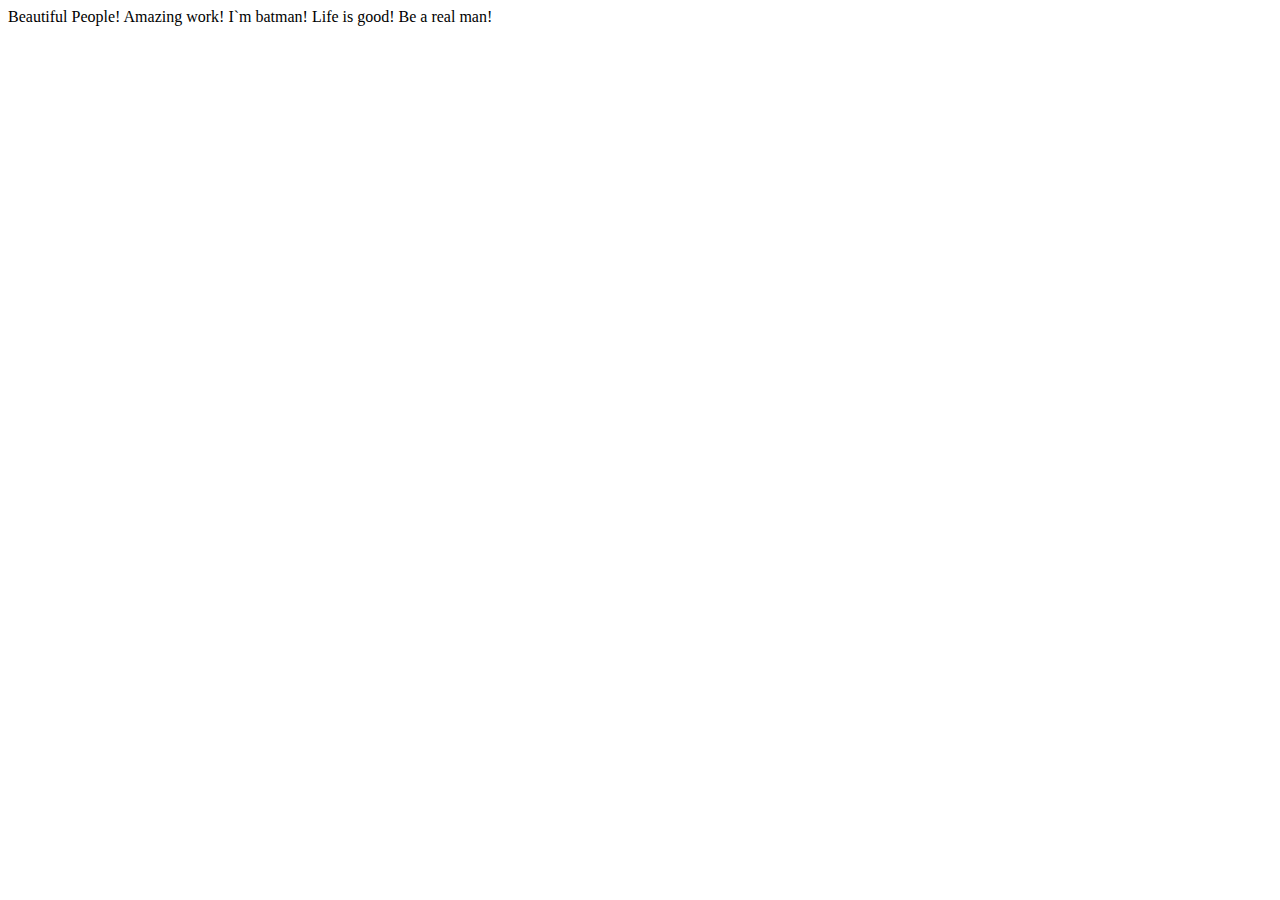
<file: №1/index.html>
<!DOCTYPE html>
<html lang="en">
<head>
    <meta charset="UTF-8">
    <meta name="viewport" content="width=device-width, initial-scale=1.0">
    <title>Document</title>
</head>
<body>
    
    Beautiful People!
    Amazing work!
    I`m batman!
    Life is good!
    Be a real man!
    
</body>
</html>
</file>
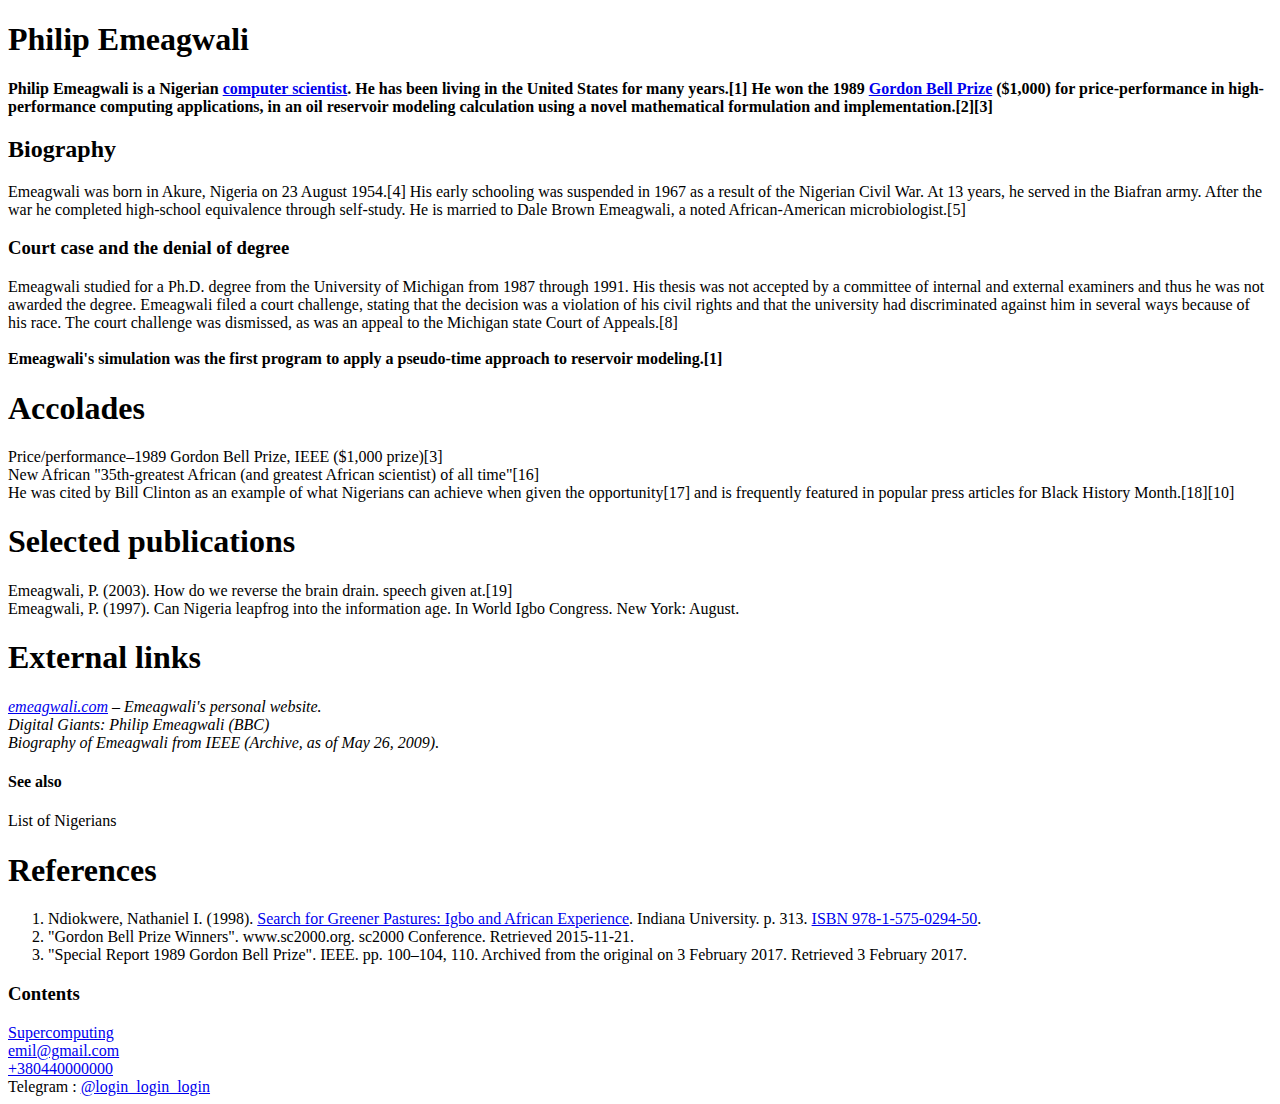
<file: №2/index.html>
<!DOCTYPE html>
<html lang="en">
<head>
    <meta charset="UTF-8">
    <meta name="viewport" content="width=device-width, initial-scale=1.0">
    <title>Document</title>
</head>
<body>
    <h1>Philip Emeagwali</h1>

    <p>
        <strong>Philip Emeagwali is a Nigerian <a href="#">computer scientist</a>. He has been living in the United States for many years.[1] 
        He won the 1989 <a href="#">Gordon Bell Prize</a> ($1,000) for price-performance in high-performance computing applications, 
        in an oil reservoir modeling calculation using a novel mathematical formulation and implementation.[2][3]</strong>
    </p>

    <h2>Biography</h2>

    <p>
        Emeagwali was born in Akure, Nigeria on 23 August 1954.[4] His early schooling was suspended in 1967 as a result of the Nigerian Civil War. 
        At 13 years, he served in the Biafran army. After the war he completed high-school equivalence through self-study. 
        He is married to Dale Brown Emeagwali, a noted African-American microbiologist.[5]
    </p>

    <h3>Court case and the denial of degree</h3>

    <p>
        Emeagwali studied for a Ph.D. degree from the University of Michigan from 1987 through 1991. 
        His thesis was not accepted by a committee of internal and external examiners and thus he was not awarded the degree. 
        Emeagwali filed a court challenge, stating that the decision was a violation of his civil rights and that the university had discriminated against him in several ways because of his race. 
        The court challenge was dismissed, as was an appeal to the Michigan state Court of Appeals.[8]
        <br><br>
        <strong>Emeagwali's simulation was the first program to apply a pseudo-time approach to reservoir modeling.[1]</strong>

    </p>

    <h1>Accolades</h1>

    <p>
        Price/performance–1989 Gordon Bell Prize, IEEE ($1,000 prize)[3] <br>
        New African "35th-greatest African (and greatest African scientist) of all time"[16] <br>
        He was cited by Bill Clinton as an example of what Nigerians can achieve when given the opportunity[17] and is frequently featured in popular press articles for Black History Month.[18][10]
    </p>

    <h1>Selected publications</h1>

    <p>
        Emeagwali, P. (2003). How do we reverse the brain drain. speech given at.[19] <br>
        Emeagwali, P. (1997). Can Nigeria leapfrog into the information age. In World Igbo Congress. New York: August.

    </p>

    <h1>External links</h1>
    
    <p>
        <em>
        <a href="https://emeagwali.com">emeagwali.com</a> – Emeagwali's personal website. <br>
        Digital Giants: Philip Emeagwali (BBC) <br>
        Biography of Emeagwali from IEEE (Archive, as of May 26, 2009).
        </em>
    </p>

    <h4>See also</h4>

    <p>List of Nigerians</p>

    <h1>References</h1>

    <p>
        <ol>
            <li>Ndiokwere, Nathaniel I. (1998). <a href="#">Search for Greener Pastures: Igbo and African Experience</a>. Indiana University. p. 313. <a href="#">ISBN 978-1-575-0294-50</a>.­</li>
            <li>"Gordon Bell Prize Winners". www.sc2000.org. sc2000 Conference. Retrieved 2015-11-21.­</li>
            <li>"Special Report 1989 Gordon Bell Prize". IEEE. pp. 100–104, 110. Archived from the original on 3 February 2017. Retrieved 3 February 2017.</li>
        </ol>
    </p>

    <h3>Contents</h3>

    <a href="#">Supercomputing</a><br>
    <a href="email:emil@gmail.com">emil@gmail.com</a><br>
    <a href="tel:+380440000000">+380440000000</a><br>
    Telegram : <a href="Telegram:@login_login_login">@login_login_login</a>
</body>
</html>
</file>
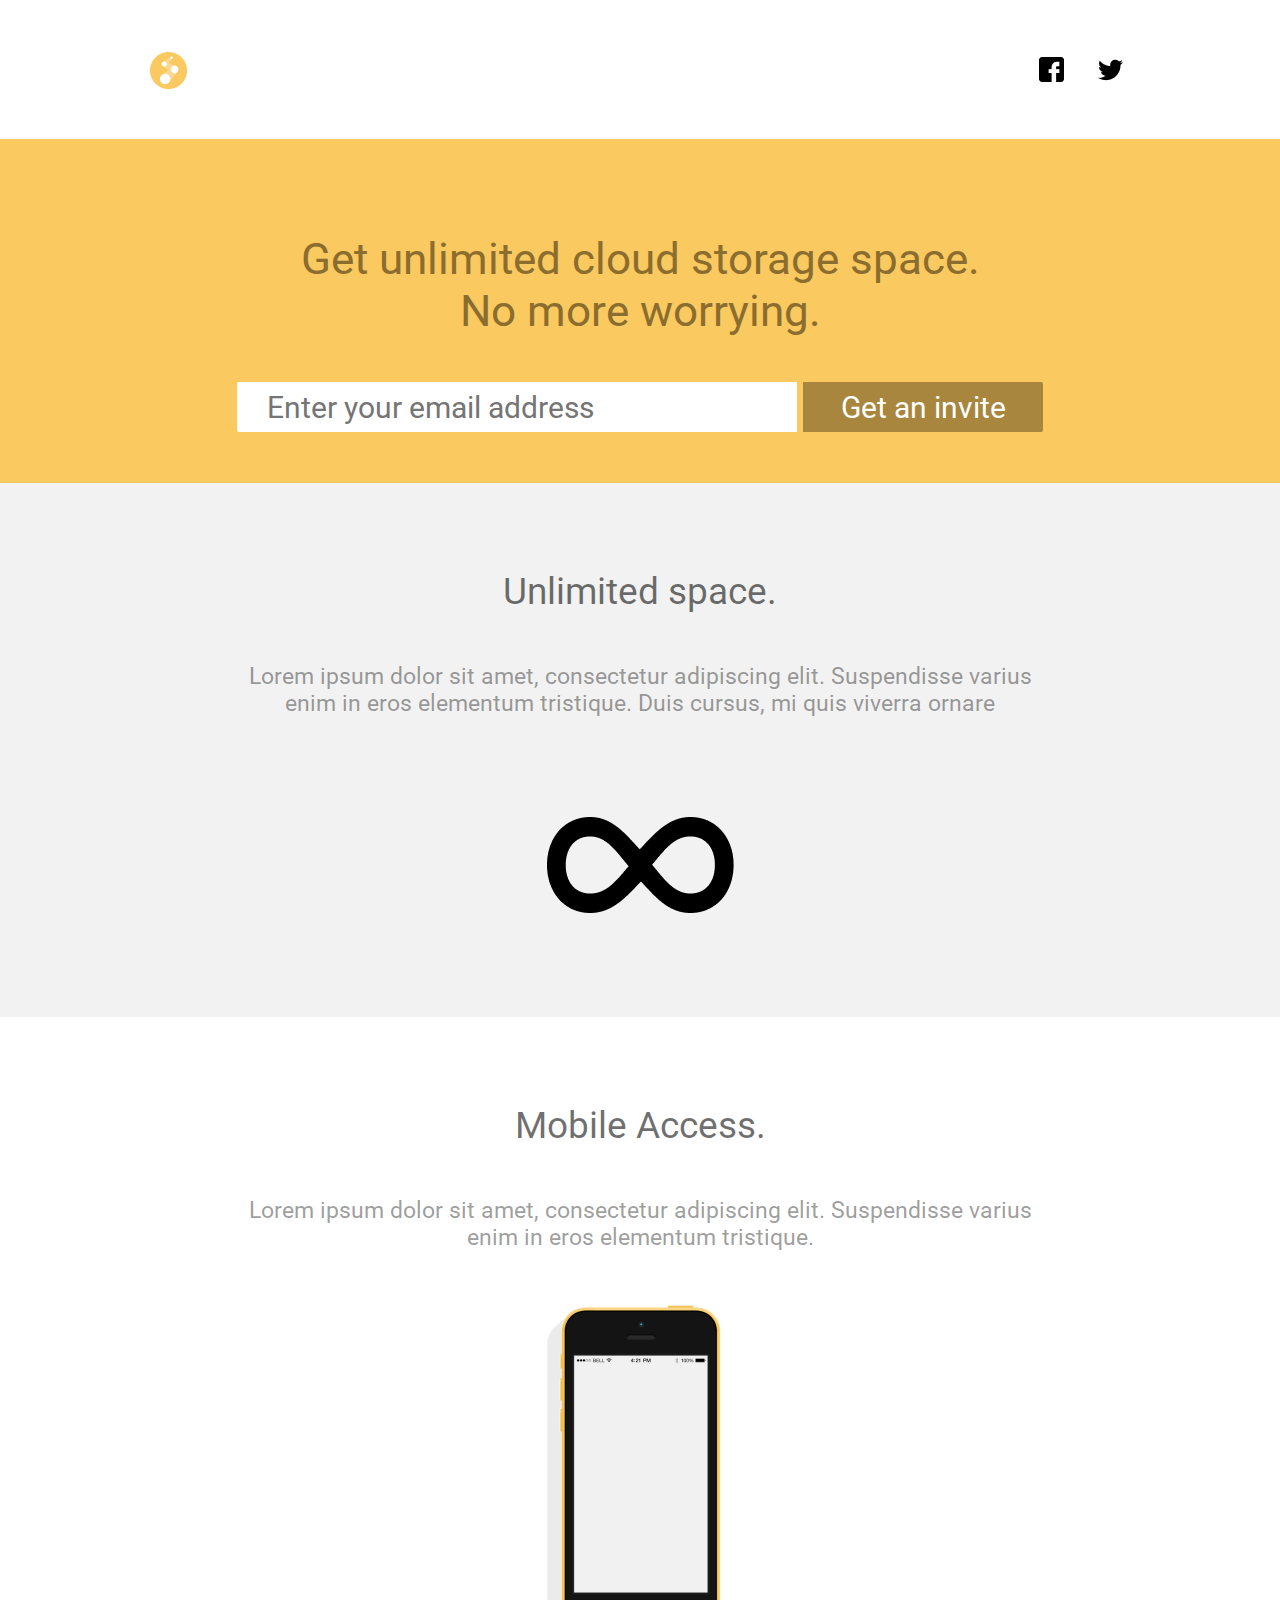
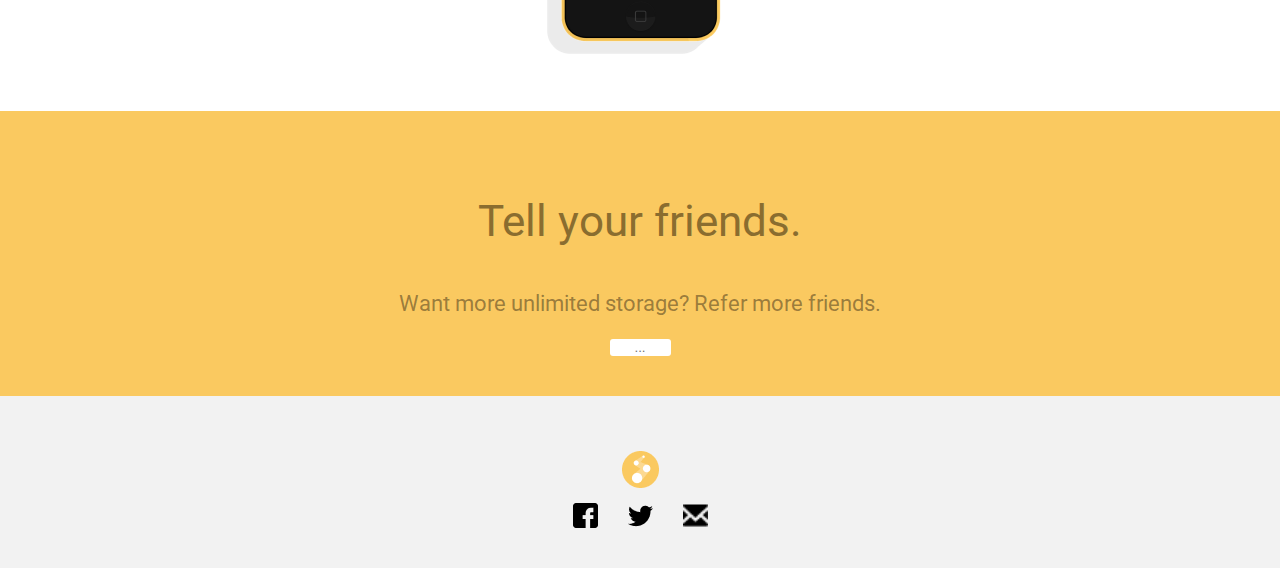
<file: №3.1/index.html>
<!DOCTYPE html>
<html lang="en">
<head>
    <meta charset="UTF-8">
    <meta name="viewport" content="width=device-width, initial-scale=1.0">
    <title>Document</title>
    <link rel="stylesheet" href="style/style.css">
    <link rel="preconnect" href="https://fonts.googleapis.com">
<link rel="preconnect" href="https://fonts.gstatic.com" crossorigin>
<link href="https://fonts.googleapis.com/css2?family=Roboto:wght@300&display=swap" rel="stylesheet">
</head>
<body>

        <header class="first-header">
            <div class="logo-1">
                <img src="img/logo.png" alt="Logo">
            </div> 
            <div class="social-1">
                <a href="#">
                    <img src="img/fb-icon.png" alt="Facebook Logo">
                </a>
                <a href="#">
                    <img src="img/instaicon.png" alt="Twitter Logo">
                </a>
            </div>
        </header>

        <section class="first-section">
            <div class="paragraugh-1">
                <p>Get unlimited cloud storage space.<br>
                No more worrying.
                </p>
             </div>
            <div class="email">
                <form action="">
                    <input type="email" placeholder="Enter your email address">
                    <button>
                    Get an invite
                    </button>
                </form>
            </div>
        </section>

        <section class="second-section">
            <p class="paragraugh-2">Unlimited space.</p>
            <p class="paragraugh-3">
                Lorem ipsum dolor sit amet, consectetur adipiscing elit. 
                Suspendisse varius enim in eros elementum tristique. Duis cursus, mi quis viverra ornare
            </p>
            <img src="img/infinity.png" alt="Infinity" class="infinity">
        </section>

        <section class="third-section">
            <p class="paragraugh-2">Mobile Access.</p>
            <p class="paragraugh-3">
                Lorem ipsum dolor sit amet, consectetur adipiscing elit. 
                Suspendisse varius enim in eros elementum tristique.
            </p>
            <img src="img/phone.png" alt="Mobile Phone" class="phone">
        </section>

        <section class="fourth-section">
            <p class="paragraugh-1">Tell your friends.</p>
            <p class="paragraugh-4">Want more unlimited storage? Refer more friends.</p>
            <div class="text">
                <form action="">
                    <input type="text" placeholder="...">
                </form>
            </div>
            
        </section>

        <footer>
            <div class="logo-2">
                <img src="img/logo.png" alt="Logo">
            </div>
            <div class="social-2">
                <a href="#">
                    <img src="img/fb-icon.png" alt="Facebook Logo">
                </a>
                <a href="#">
                    <img src="img/instaicon.png" alt="Twitter Logo">
                </a>
                <a href="#">
                    <img src="img/email.png" alt="Email Logo">
                </a>
            </div>
        </footer>

</body>
</html>
</file>
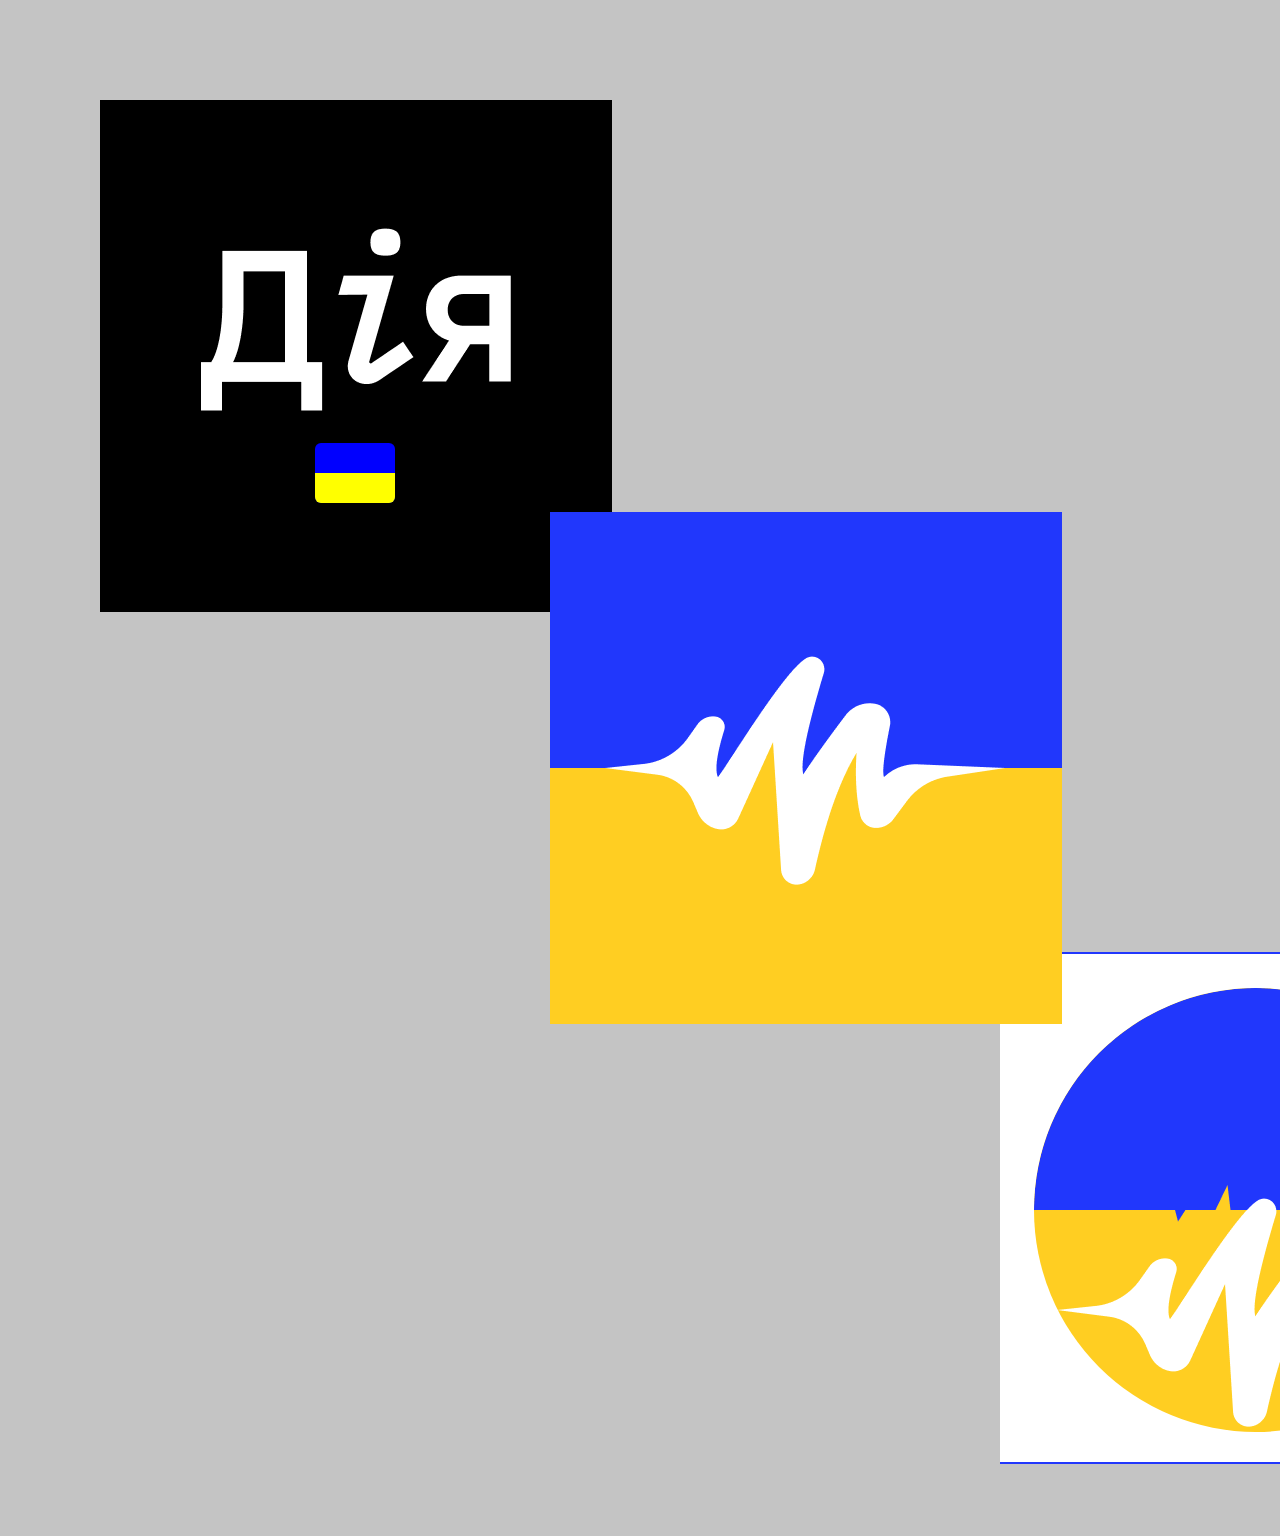
<file: №4.1/index.html>
<!DOCTYPE html>
<html lang="en">
<head>
    <meta charset="UTF-8">
    <meta name="viewport" content="width=device-width, initial-scale=1.0">
    <title>Diya</title>
    <link rel="stylesheet" href="style/style.css">
</head>
<body>
    <div class="sq-1">
        <div class="diya">
            <img src="img/vector.png" alt="">
        </div>
        <div class="ua">
            <div class="yellow-1"></div>
        </div>
    </div>

    <div class="sq-2">
        <div class="blue-1">
            <img src="img/blue-1.png" alt="">
        </div>
        <div class="yellow-2"></div>
        <div class="sign-1">
            <img src="img/glyph.png" alt="">
        </div>
    </div>

    <div class="sq-3">
        <div class="circle">
            <div class="blue-2">
                <img src="img/blue-2.png" alt="">
            </div>
            <div class="sign-2">
                <img src="img/glyph.png" alt="">
            </div>
        </div>
        
    </div>
</body>
</html>
</file>
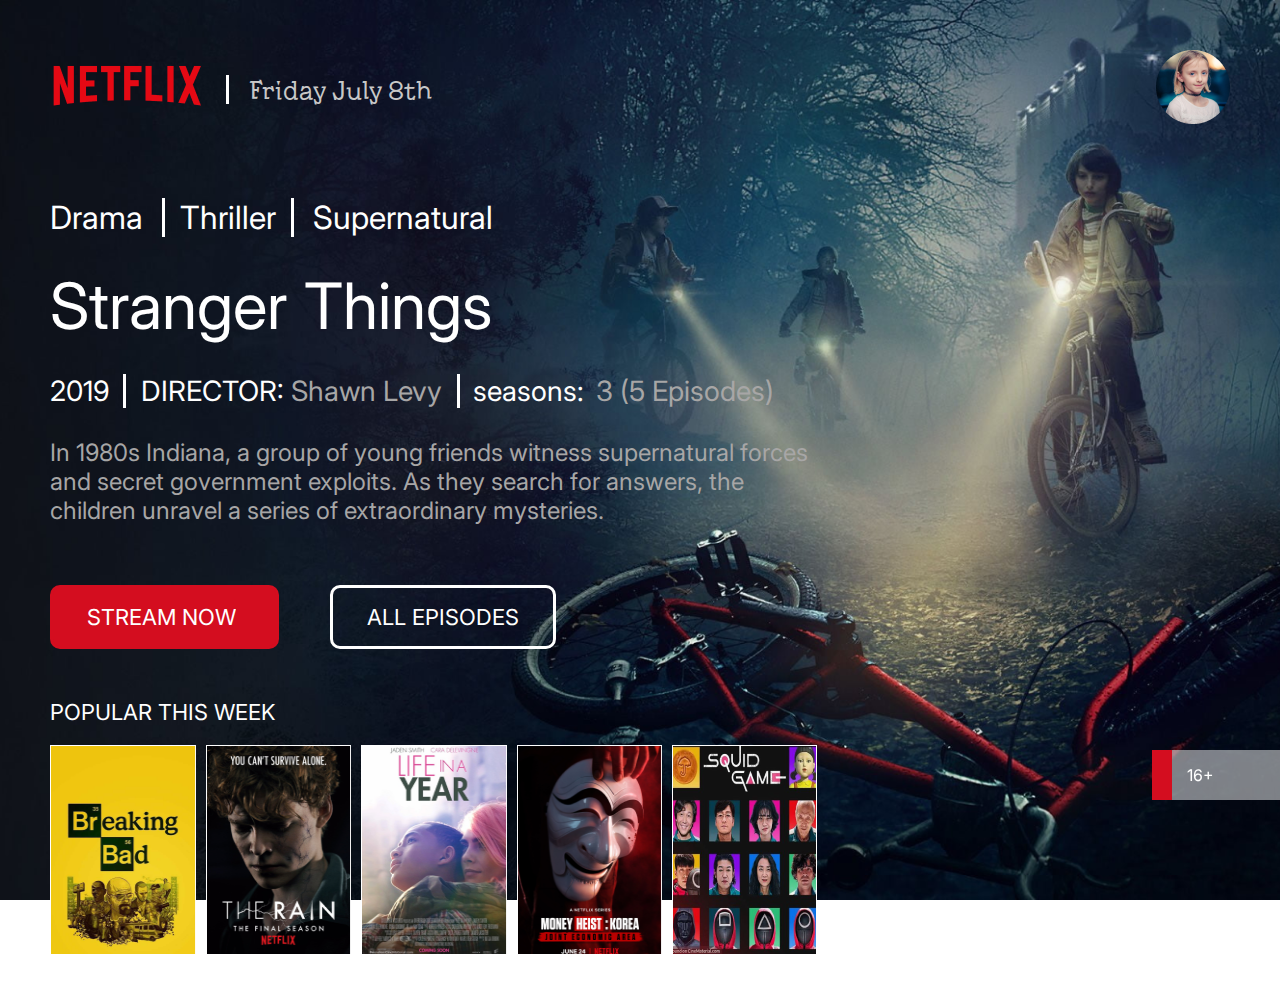
<file: №5.1/index.html>
<!DOCTYPE html>
<html lang="en">
<head>
    <meta charset="UTF-8">
    <meta name="viewport" content="width=device-width, initial-scale=1.0">
    <title>Stranger Things</title>
    <link rel="stylesheet" href="style.css">
    <link rel="stylesheet" href="reset.css">
    <link rel="preconnect" href="https://fonts.googleapis.com">
    <link rel="preconnect" href="https://fonts.gstatic.com" crossorigin>
    <link href="https://fonts.googleapis.com/css2?family=Inter:wght@500&display=swap" rel="stylesheet">
    <link rel="stylesheet" href="https://cdnjs.cloudflare.com/ajax/libs/font-awesome/6.4.0/css/all.min.css" integrity="sha512-iecdLmaskl7CVkqkXNQ/ZH/XLlvWZOJyj7Yy7tcenmpD1ypASozpmT/E0iPtmFIB46ZmdtAc9eNBvH0H/ZpiBw==" crossorigin="anonymous" referrerpolicy="no-referrer" />
</head>
<body>
    <div class="main">
        <header>
            <div class="top">
                <div class="logo">
                    <div class="netflix">
                        <img src="img/netflix.png" alt="">
                    </div>
                    <div class="date">
                        <span></span>
                        <p>Friday July 8th</p>
                    </div>
                </div>
                <div class="profile">
                    <div class="search">
                        <a href="#"><i class="fa-solid fa-magnifying-glass"></i></a>
                    </div>
                    <div class="circle">
                        <a href="#"><img src="img/girl.png" alt="Profile Image"></a>
                    </div>
                </div>
                
            </div>
        </header>
        <section>
            <div class="center">
                <div class="genre">
                    Drama
                    <p>Thriller</p>
                    Supernatural
                </div>
                <div class="movie-name">
                    Stranger Things
                </div>
                <div class="short-info">
                    2019
                    <p>DIRECTOR: <span class="grey">Shawn Levy</span></p>
                    seasons: <span class="grey">3 (5 Episodes)</span>
                </div>
                <div class="description">
                    In 1980s Indiana, a group of young friends witness supernatural forces 
                    and secret government exploits. As they search for answers, the children 
                    unravel a series of extraordinary mysteries.
                </div>
                <div class="stars">
                    <span>
                        <i class="fa-solid fa-star"></i>
                        <i class="fa-solid fa-star"></i>
                        <i class="fa-solid fa-star"></i>
                    </span>
                    <i class="fa-regular fa-star"></i>
                    <i class="fa-regular fa-star"></i>
                </div>
                <div class="watch-bt">
                    <button>STREAM NOW  <i class="fa-solid fa-circle-play"></i></button>
                    <button>ALL EPISODES</button>
                </div>
                
                <div class="block-movies">
                    <div class="week-bt">
                        <div class="week">
                            POPULAR THIS WEEK
                        </div>
                        <div class="next-bt">
                            <a href="#"><i class="fa-solid fa-circle-chevron-right fa-rotate-180"></i></a>
                            <a href="#"><i class="fa-solid fa-circle-chevron-right"></i></a>
                        </div>
                    </div>
                    <div class="movie">
                        <img src="img/breaking-bad.png" alt="Breaking Bad">
                        <img src="img/rain.png" alt="The rain">
                        <img src="img/year.png" alt="Life in a year">
                        <img src="img/money-heist.png" alt="Money heist: Korea">
                        <img src="img/squid.png" alt="Squid game">
                    </div>
                </div>
                <div class="age">
                    16+
                </div>
            </div>
            
        </section>
    </div>


</body>
</html>
</file>
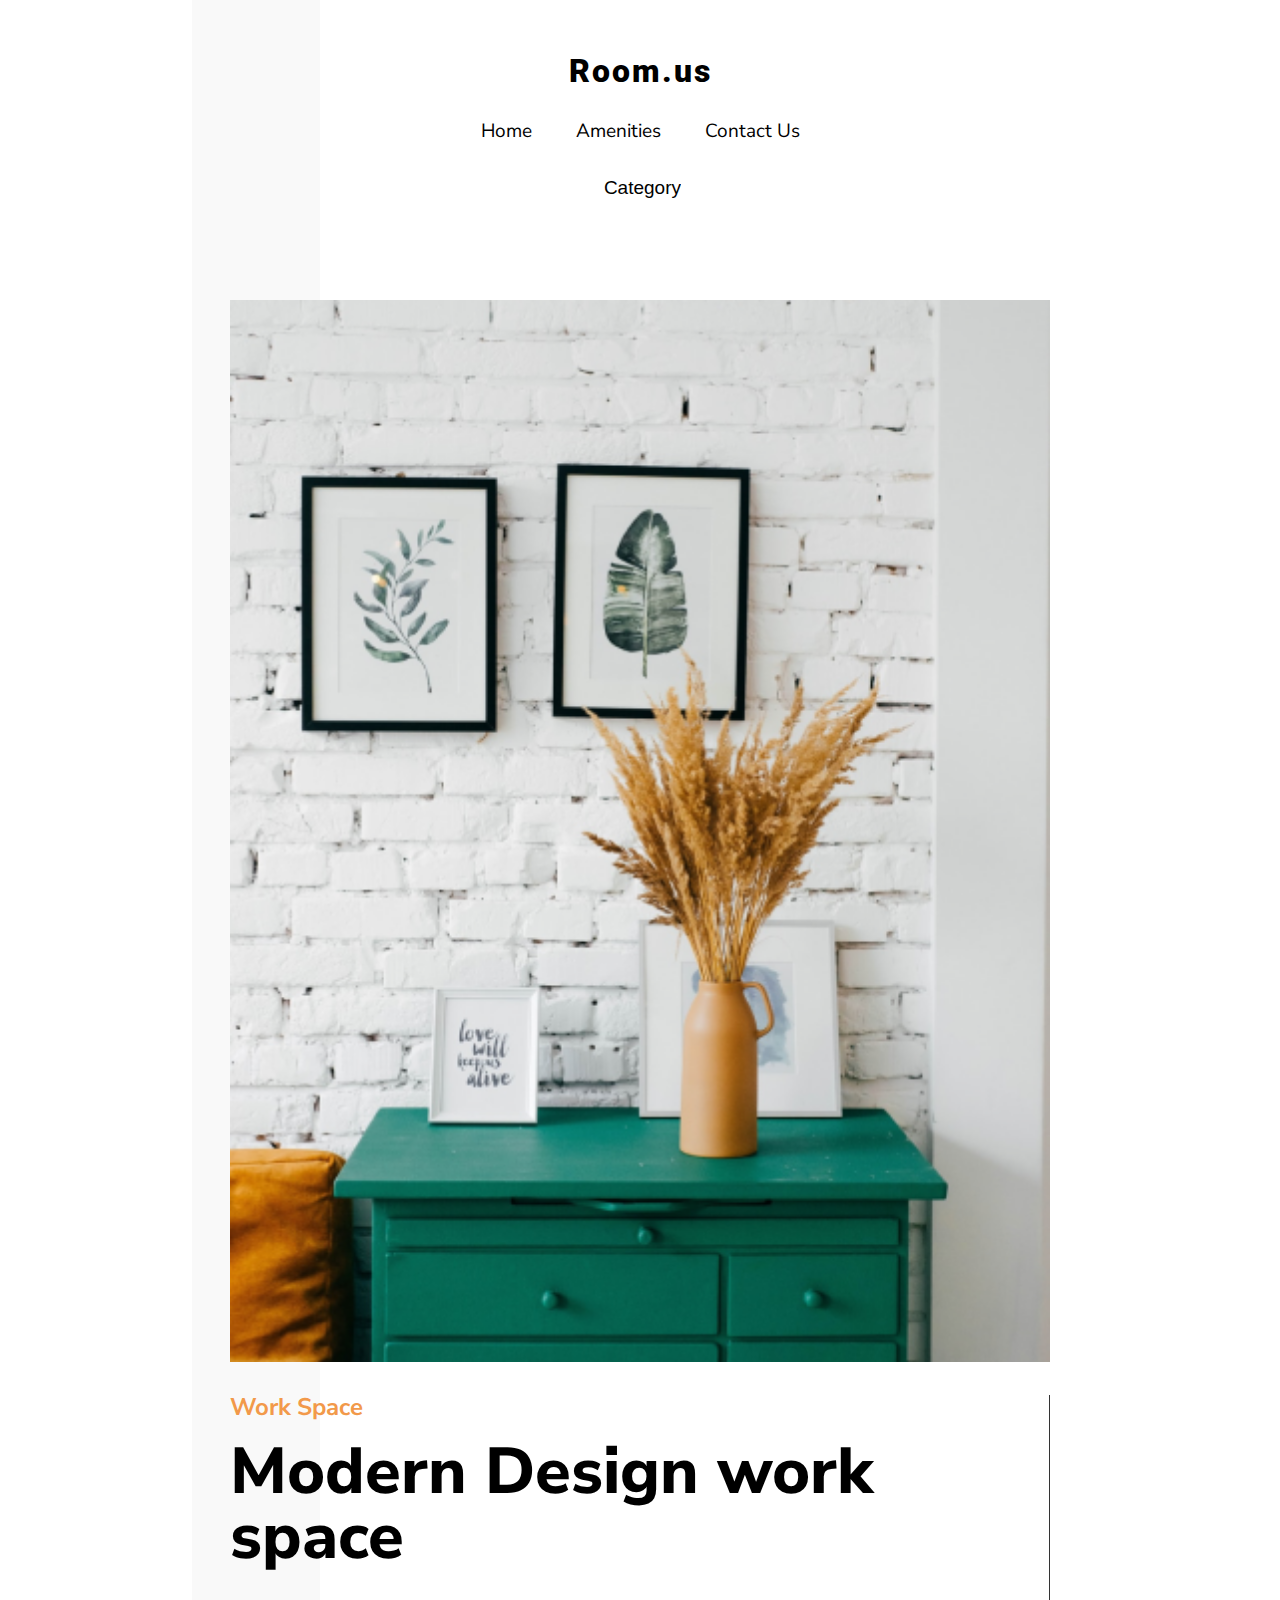
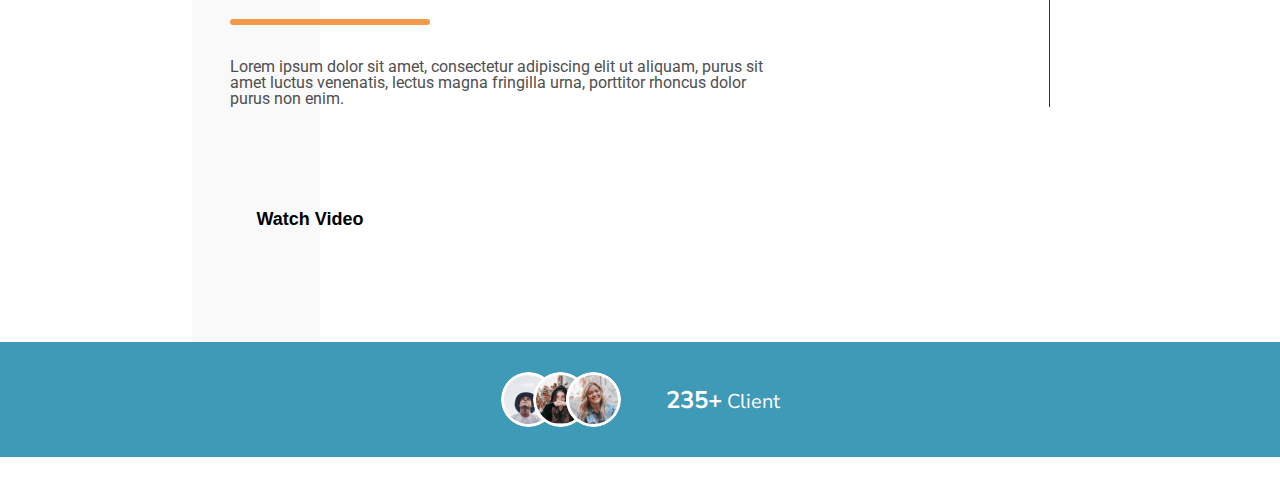
<file: №6/index.html>
<!DOCTYPE html>
<html lang="en">
<head>
    <meta charset="UTF-8">
    <meta name="viewport" content="width=device-width, initial-scale=1.0">
    <title>Document</title>
    <link rel="stylesheet" href="reset.css">
    <link rel="stylesheet" href="style.css">
    <link rel="preconnect" href="https://fonts.googleapis.com">
    <link rel="preconnect" href="https://fonts.gstatic.com" crossorigin>
    <link href="https://fonts.googleapis.com/css2?family=Nunito+Sans:opsz,wght@6..12,400;6..12,700;6..12,800&display=swap" rel="stylesheet">
    <link rel="preconnect" href="https://fonts.googleapis.com">
    <link rel="preconnect" href="https://fonts.gstatic.com" crossorigin>
    <link href="https://fonts.googleapis.com/css2?family=Roboto:wght@400;900&display=swap" rel="stylesheet">
    <link rel="stylesheet" href="https://cdnjs.cloudflare.com/ajax/libs/font-awesome/6.4.0/css/all.min.css" integrity="sha512-iecdLmaskl7CVkqkXNQ/ZH/XLlvWZOJyj7Yy7tcenmpD1ypASozpmT/E0iPtmFIB46ZmdtAc9eNBvH0H/ZpiBw==" crossorigin="anonymous" referrerpolicy="no-referrer" /> 
</head>
<body>
    <header>
        <div class="menu">
            <div class="logo">
                Room.us
            </div>
            <nav>
                <a href="#">Home</a>
                <a href="#">Amenities</a>
                <a href="#">Contact Us</a>
            </nav>
            <div class="search">
                <input type="search" placeholder="Category" id="circle">
                <label for="circle"><i class="fa-solid fa-magnifying-glass"></i></label>
            </div>
        </div>
    </header>
    <section>
        <div class="menu">
            <div class="main-image">
                <img src="img/photo.png" alt="Beautiful Table" width="441" height="533">
            </div>
            <div class="content">
                <div class="text">
                    <h2>Work Space</h2>
                    <h1>Modern Design work space</h1>
                    <p>Lorem ipsum dolor sit amet, consectetur adipiscing elit 
                        ut aliquam, purus sit amet luctus venenatis, 
                        lectus magna fringilla urna, porttitor rhoncus 
                        dolor purus non enim.
                    </p>
                </div>
                <div class="social">
                    <div class="watch">
                        <label for="video"> <i class="fa-solid fa-circle-play"></i></label>
                        <input type="button" value="Watch Video" id="video">
                    </div>
                    <div class="networks">
                        <a href="#"><i class="fa-brands fa-twitter"></i></a>
                        <a href="#"><i class="fa-brands fa-instagram"></i></a>
                        <a href="#"> <i class="fa-brands fa-facebook-f"></i></a>
                    </div>
                </div>
            </div>
        </div>
        
    </section>
    <footer>
        <div class="menu">
            <div class="clients">
                <div class="image-profile">
                    <img src="img/user-1.png" alt="User-1">
                </div>
                <div class="image-profile">
                    <img src="img/user-2.png" alt="User-2">
                </div>
                <div class="image-profile">
                    <img src="img/user-3.png" alt="User-3">
                </div>
            </div>
            <div class="info-clients">
                <strong>235+</strong>
                Client
            </div>
        </div>
    </footer>
</body>
</html>
</file>
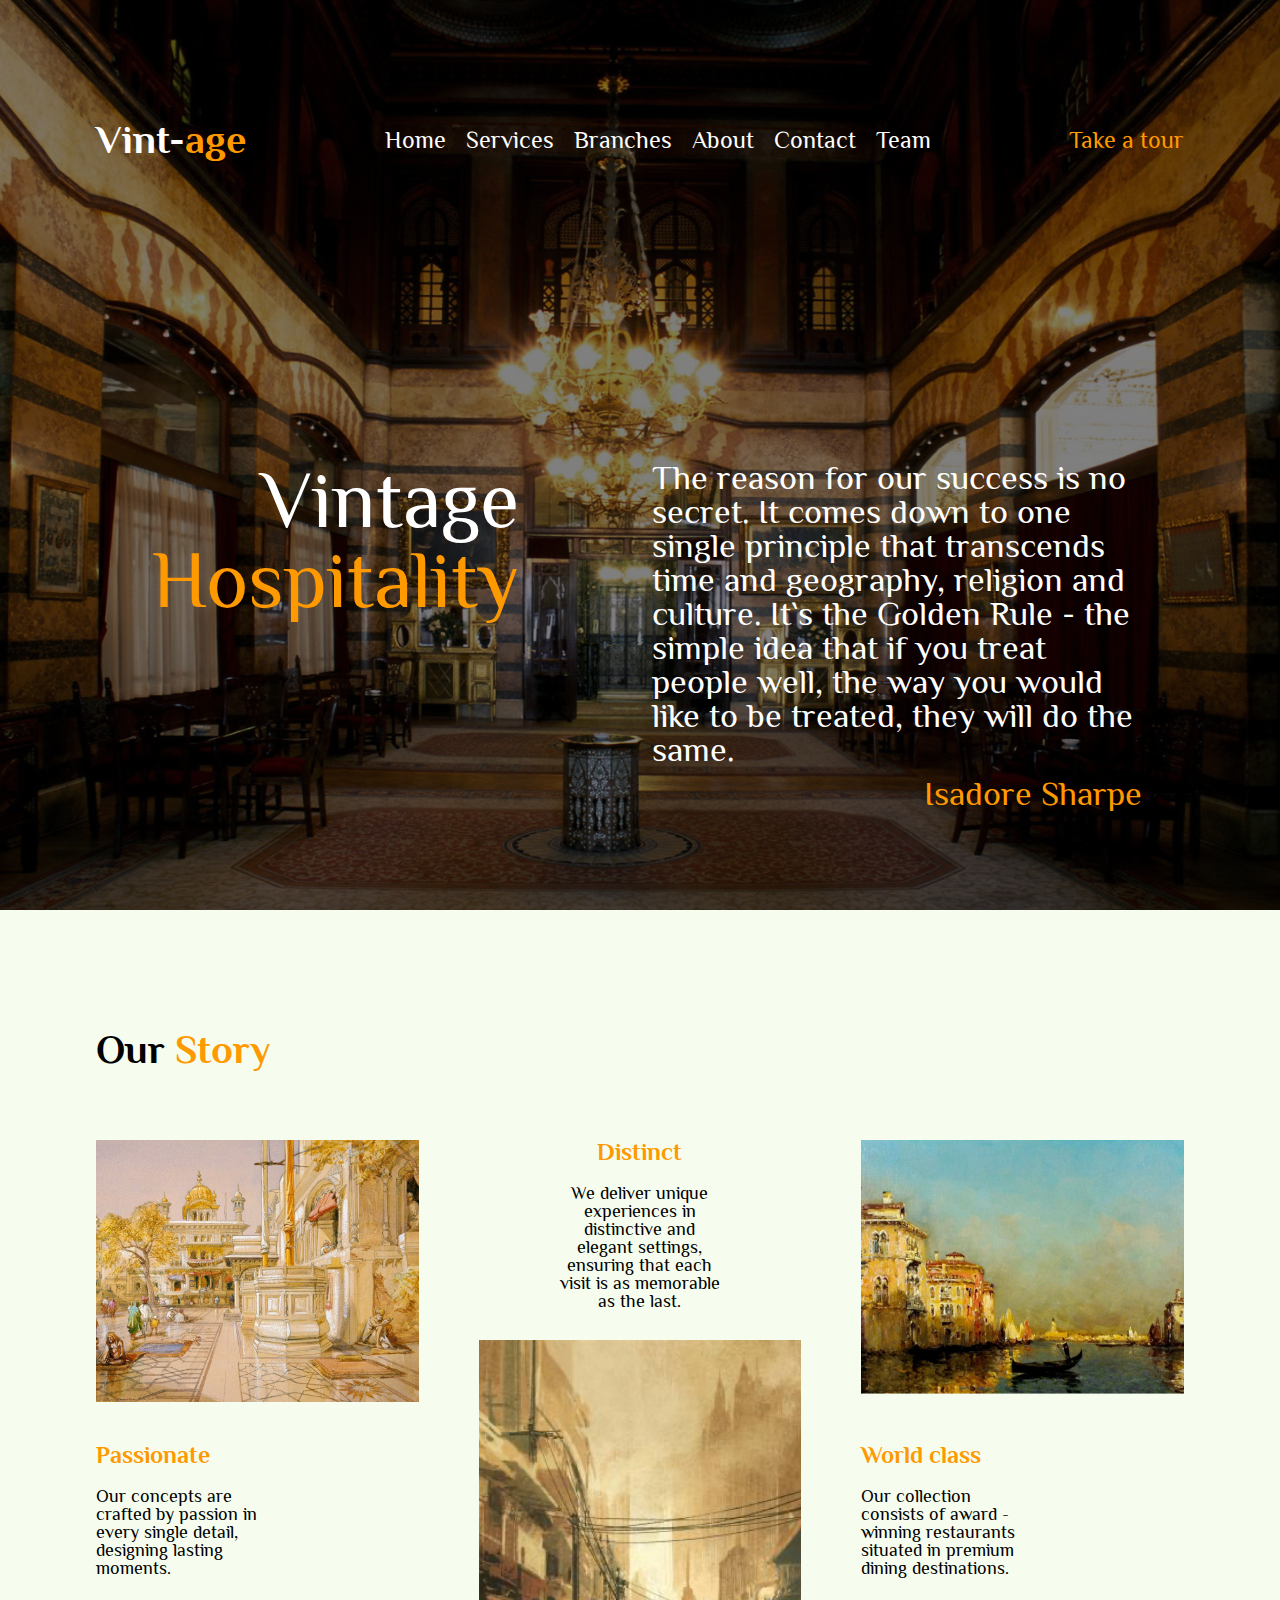
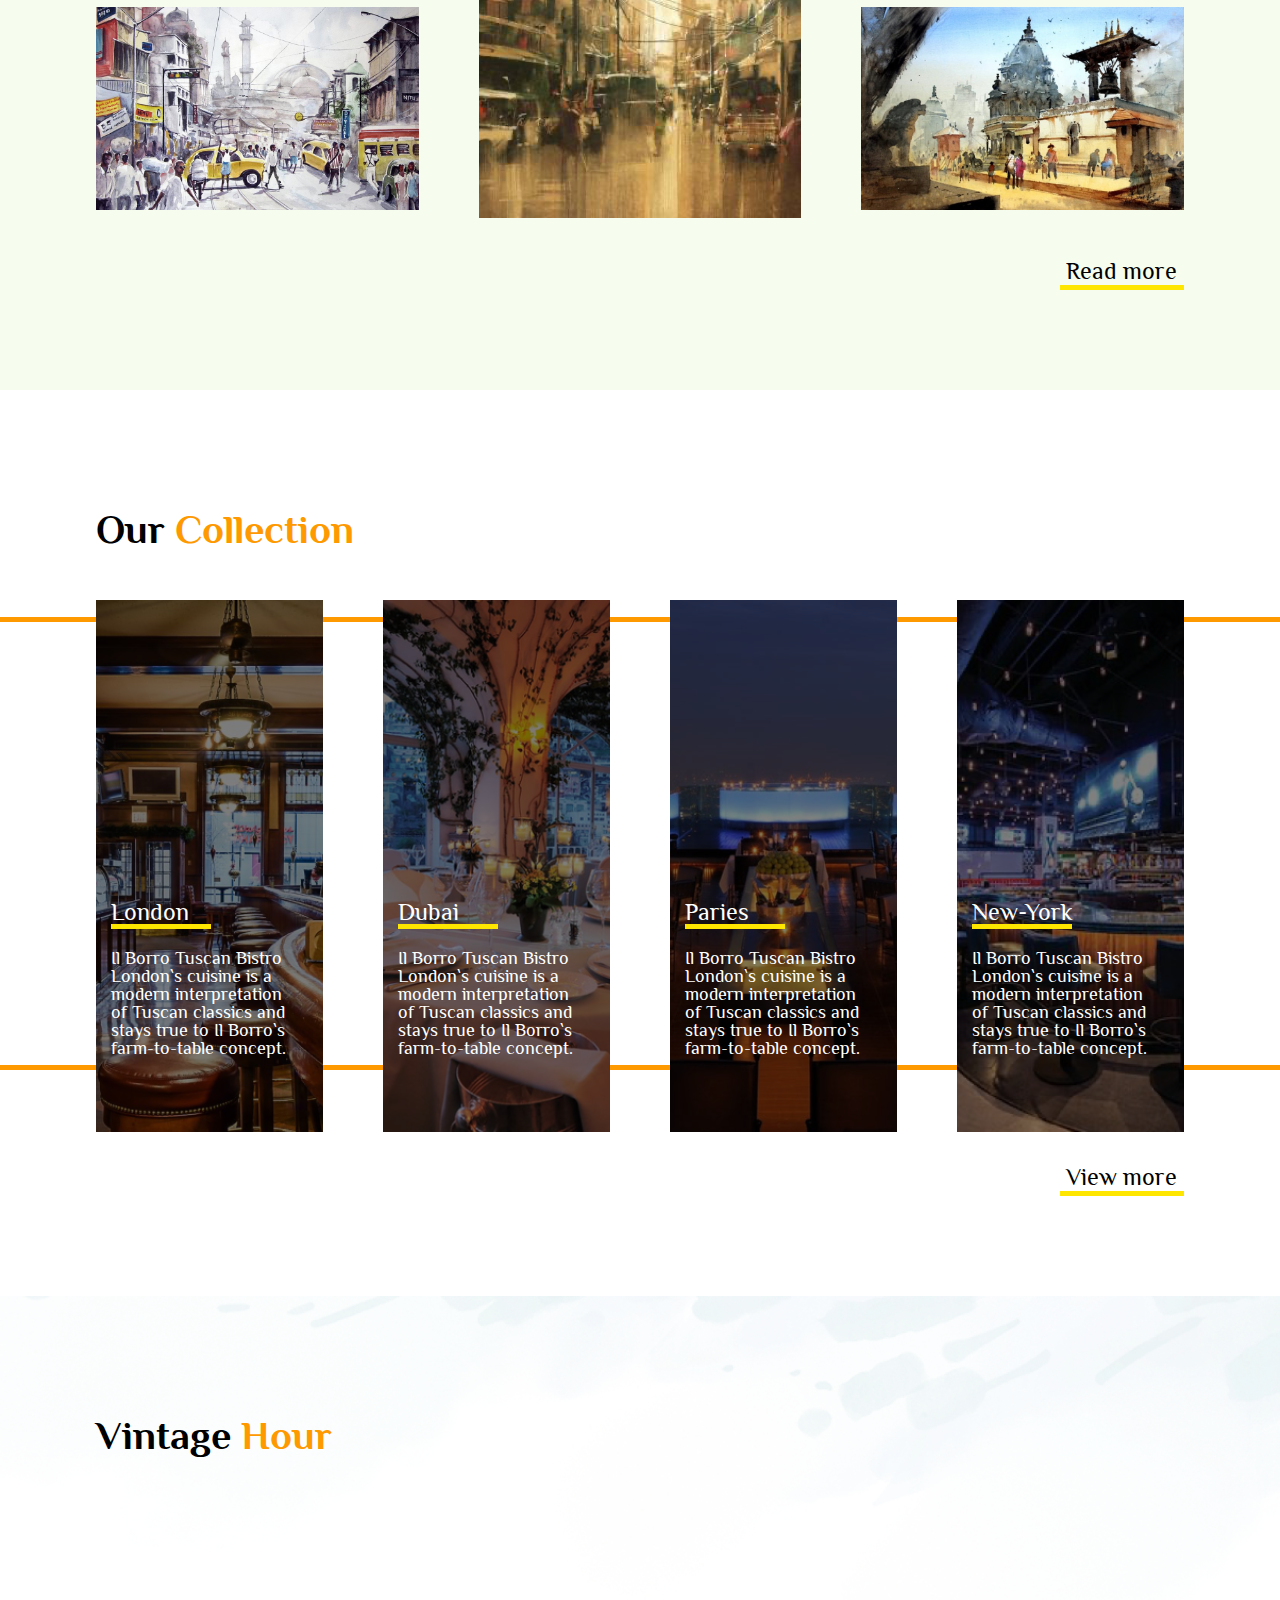
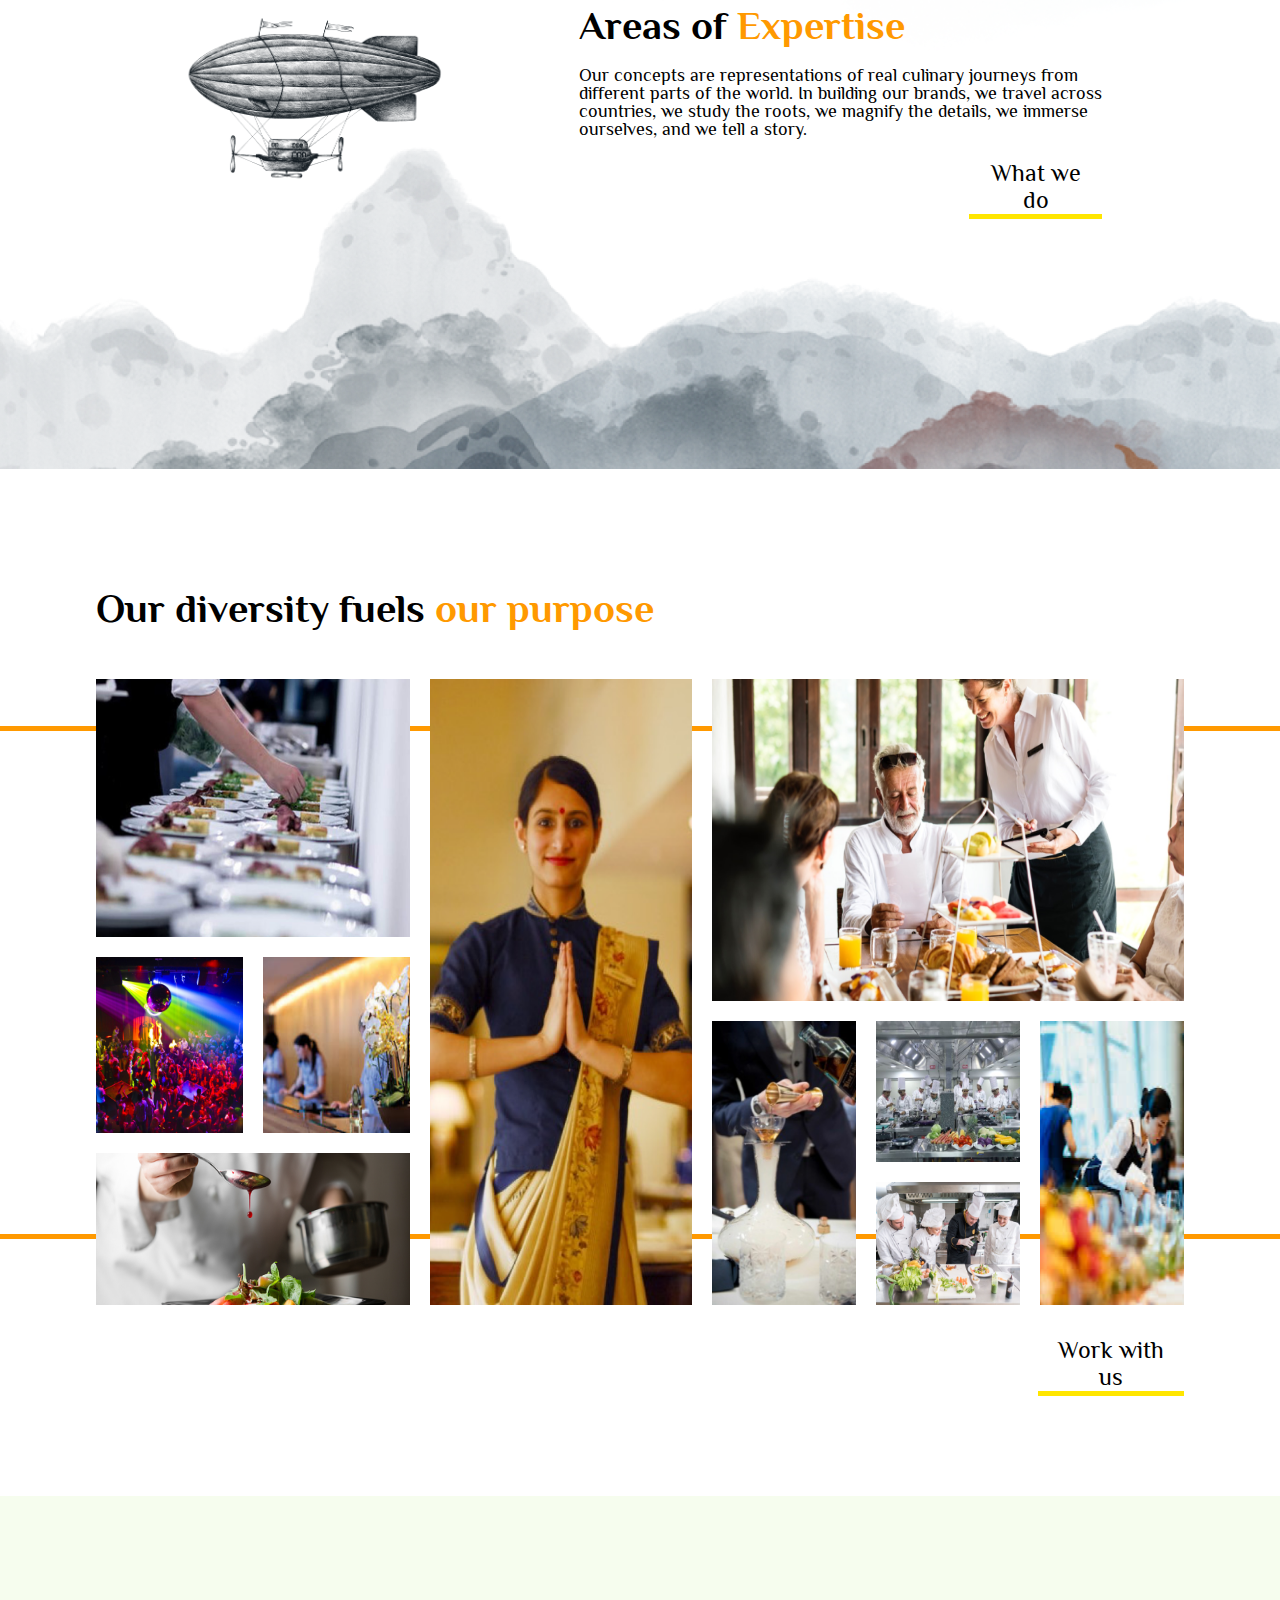
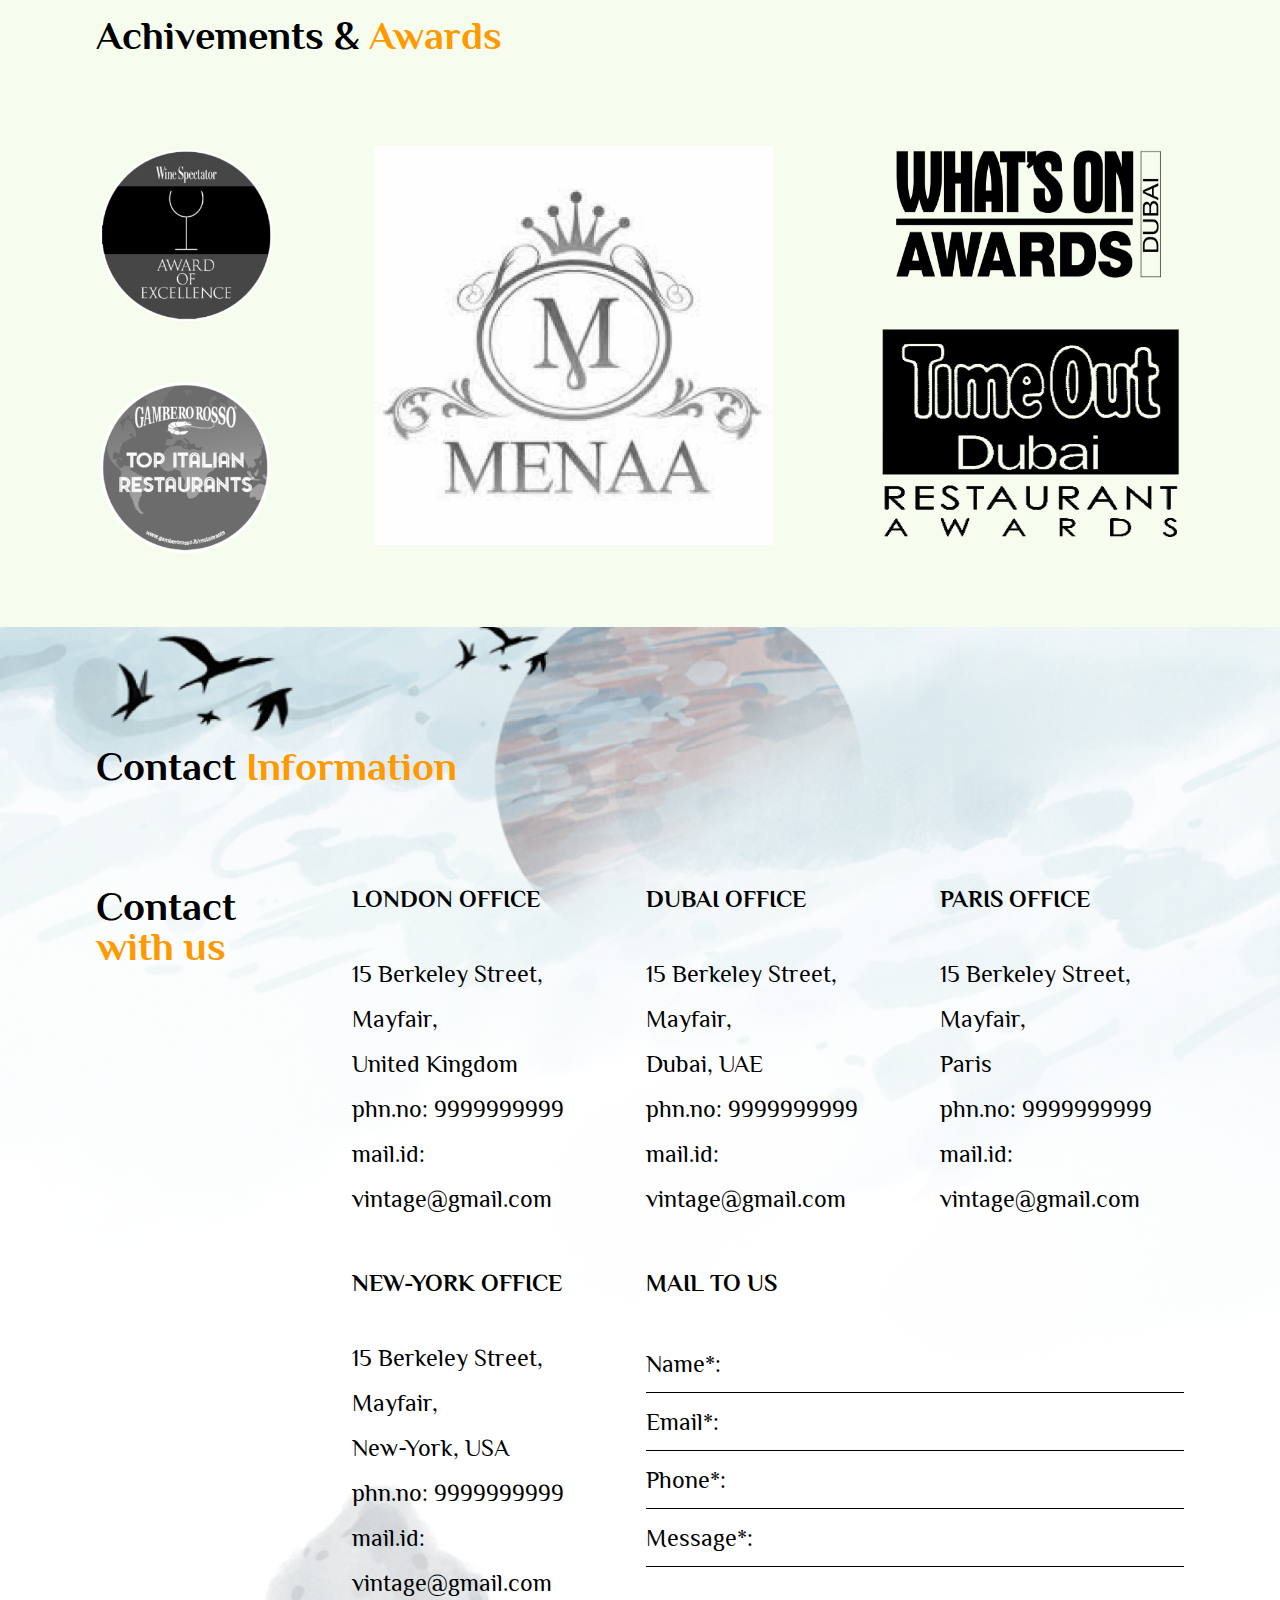
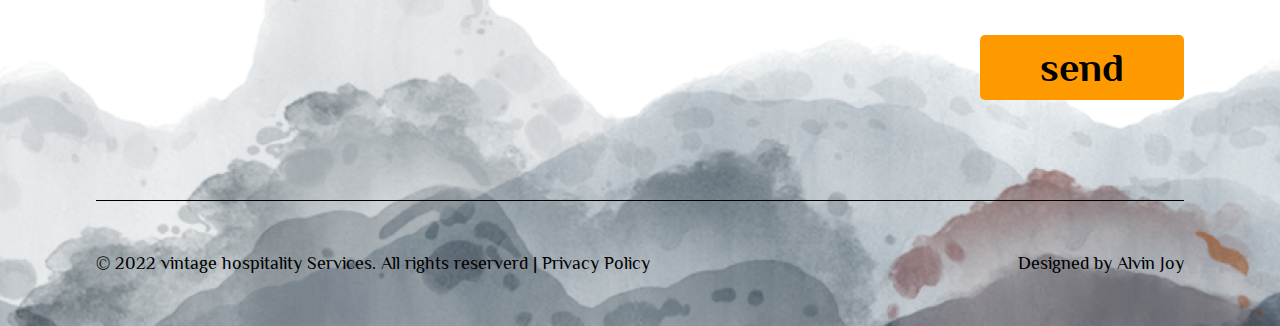
<file: №7/index.html>
<!DOCTYPE html>
<html lang="en">
<head>
    <meta charset="UTF-8">
    <meta name="viewport" content="width=device-width, initial-scale=1.0">
    <title>Vintage Hospitality</title>
    <link rel="stylesheet" href="style.css">
    <link rel="stylesheet" href="reset.css">
    <link rel="preconnect" href="https://fonts.googleapis.com">
    <link rel="preconnect" href="https://fonts.gstatic.com" crossorigin>
    <link href="https://fonts.googleapis.com/css2?family=Philosopher:wght@400;700&display=swap" rel="stylesheet">
</head>
<body>
    <section class="first-section">
        <div class="block">
            <div class="menu">
                <div class="logo">
                    Vint-<span>age</span>
                </div>
                <nav>
                    <a href="#">Home</a>
                    <a href="#">Services</a>
                    <a href="#">Branches</a>
                    <a href="#">About</a>
                    <a href="#">Contact</a>
                    <a href="#">Team</a>
                </nav>
                <div class="tour">
                    Take a tour
                </div>
            </div>
            <div class="welcome-text">
                <h1>
                    Vintage <br>
                    <span>Hospitality</span>
                </h1>
                <div class="text">
                    <p>
                        The reason for our success is no secret. 
                        It comes down to one single principle that transcends 
                        time and geography, religion and culture. 
                        It`s the Golden Rule - the simple idea that if you treat 
                        people well, the way you would like to be treated, 
                        they will do the same.                                                                              
                    </p>
                    <h2>
                        Isadore Sharpe   
                    </h2>
                </div>
            </div>
        </div>     
    </section>
    <section class="second-section">
        <div class="block">
            <div class="heading">
                Our <span>Story</span>
            </div>
            <div class="photo-stories">
                <div class="story number-1">
                    <img src="img/vintage1.png" alt="Photo Vintage" width="509" height="413">
                </div>
                <div class="story number-2">
                    <h1>Distinct</h1>
                    <p>We deliver unique experiences in distinctive and elegant 
                       settings, ensuring that each visit is 
                       as memorable as the last.
                    </p>
                    <img src="img/vintage2.png" alt="Photo Vintage" width="487" height="722">
                </div>
                <div class="story number-3">
                    <img src="img/vintage3.png" alt="Photo Vintage" width="508" height="399.327">
                </div>
                <div class="story number-4">
                    <h1>Passionate</h1>
                    <p>Our concepts are crafted by passion in every single detail, 
                       designing lasting moments.
                    </p>
                    <img src="img/vintage5.png" alt="Photo Vintage" width="505" height="317">
                </div>
                <div class="story number-5">
                    <h1>World class</h1>
                    <p>Our collection consists of award - 
                       winning restaurants situated in premium dining destinations.
                    </p>
                    <img src="img/vintage6.png" alt="Photo Vintage" width="505" height="317">
                </div>
            </div>
            <div class="btn-more">
                <button>Read more</button>
            </div>
        </div>
    </section>
    <section class="third-section">
        <div class="orange-lines"></div>
        <div class="block">
            <div class="heading">
                Our <span>Collection</span>
            </div>
            <div class="photo-content">
                <div class="content london">
                    <h1>London</h1>
                    <p>Il Borro Tuscan Bistro London`s cuisine is a modern 
                        interpretation of Tuscan classics and stays true 
                        to Il Borro`s farm-to-table concept.
                    </p>
                </div>
                <div class="content dubai">
                    <h1>Dubai</h1>
                    <p>Il Borro Tuscan Bistro London`s cuisine is a modern 
                        interpretation of Tuscan classics and stays true 
                        to Il Borro`s farm-to-table concept.
                    </p>
                </div>
                <div class="content paries">
                    <h1>Paries</h1>
                    <p>Il Borro Tuscan Bistro London`s cuisine is a modern 
                        interpretation of Tuscan classics and stays true 
                        to Il Borro`s farm-to-table concept.
                    </p>
                </div>
                <div class="content new-york">
                    <h1>New-York</h1>
                    <p>Il Borro Tuscan Bistro London`s cuisine is a modern 
                        interpretation of Tuscan classics and stays true 
                        to Il Borro`s farm-to-table concept.
                    </p>
                </div>
            </div>
            <div class="btn-more">
                <button>View more</button>
            </div>
        </div>
    </section>
    <section class="fourth-section">
        <div class="block">
            <div class="heading">
                Vintage <span>Hour</span>
            </div>
            <div class="text-dirigible">
                <div class="dirigible">
                    <img src="img/dirigible.png" alt="Dirigible">
                </div>
                <div class="expertise">
                    <div class="heading">
                        Areas of <span>Expertise</span>
                    </div>
                    <p> Our concepts are representations of real culinary journeys 
                        from different parts of the world. In building our brands, 
                        we travel across countries, we study the roots, 
                        we magnify the details, we immerse ourselves, 
                        and we tell a story.
                    </p>
                    <div class="btn-more">
                        <button>What we do</button>
                    </div>
                </div>
            </div>
        </div>
    </section>
    <section class="fifth-section">
        <div class="orange-lines"></div>
        <div class="block">
            <div class="heading">
                Our diversity fuels <span>our purpose</span>
            </div>
            <div class="photo-people">
                <div class="left photo-block">
                    <div class="left-1">
                        <img src="img/service4.png" alt="Plates with food" >
                    </div>
                    <div class="left-2">
                        <img src="img/service9.png" alt="Disco" >
                    </div>
                    <div class="left-3">
                        <img src="img/service5.png" alt="Waiters" >
                    </div>
                    <div class="left-4">
                        <img src="img/service3.png" alt="Spoon" >
                    </div>
                </div>
                <div class="center photo-block">
                    <img src="img/service11.png" alt="Indian Woman">
                </div>
                <div class="right photo-block">
                    <div class="right-1">
                        <img src="img/service6.png" alt="Table dinner with people">
                    </div>
                    <div class="right-2">
                        <img src="img/service8.png" alt="Alcohol">
                    </div>
                    <div class="right-3">
                        <img src="img/service7.png" alt="Head chefs">
                    </div>
                    <div  class="right-4">
                        <img src="img/service10.png" alt="Head chefs">
                    </div>
                    <div  class="right-5">
                        <img src="img/service2.png" alt="Waiter">
                    </div> 
                </div>
            </div>
            <div class="btn-more">
                <button>Work with us</button>
            </div>
        </div>
    </section>
    <section class="sixth-section">
        <div class="block">
            <div class="heading">
                Achivements & <span>Awards</span>
            </div>
            <div class="achivements">
                <div class="left-a">
                    <img src="img/award2.png" alt="Wine">
                    <img src="img/award4.png" alt="Italian restaraunt">
                </div>
                <div class="center-a">
                    <img src="img/award6.png" alt="Menaa">
                </div>
                <div class="right-a">
                    <img src="img/award3.png" alt="Dubai awards">
                    <img src="img/award5.png" alt="Dubai restaraunt">
                </div>
            </div>
        </div>
    </section>
    <section class="seventh-section">
        <div class="block">
            <div class="heading">
                Contact <span>Information</span>
            </div>
            <div class="mail-info">
                <div class="heading">
                    Contact <span>with us</span>
                </div>
                <div class="london-office block-office">
                    <h1>London office</h1>
                    <p>
                        15 Berkeley Street, <br>
                        Mayfair, <br>
                        United Kingdom <br>
                        phn.no: 9999999999 <br>
                        mail.id: vintage@gmail.com
                    </p>
                </div>
                <div class="dubai-office block-office">
                    <h1>Dubai office</h1>
                    <p>
                        15 Berkeley Street, <br>
                        Mayfair, <br>
                        Dubai, UAE <br>
                        phn.no: 9999999999 <br>
                        mail.id: vintage@gmail.com
                    </p>
                </div>
                <div class="paris-office block-office">
                    <h1>Paris office</h1>
                    <p>
                        15 Berkeley Street, <br>
                        Mayfair, <br>
                        Paris <br>
                        phn.no: 9999999999 <br>
                        mail.id: vintage@gmail.com
                    </p>
                </div>
                <div class="new-york-office block-office">
                    <h1>New-York office</h1>
                    <p>
                        15 Berkeley Street, <br>
                        Mayfair, <br>
                        New-York, USA <br>
                        phn.no: 9999999999 <br>
                        mail.id: vintage@gmail.com
                    </p>
                </div>
                <div class="mail-to-us block-office">
                    <h1>Mail to us</h1>
                <form action="">
                    <input type="text" placeholder="Name*:">
                    <input type="email" placeholder="Email*:">
                    <input type="tel" placeholder="Phone*:">
                    <input type="text" placeholder="Message*:">
                </form>
                </div>
            </div>
            <div class="send-button">
                <button>send</button>
            </div>
            <div class="privacy-police">
                <p>© 2022 vintage hospitality Services. All rights reserverd    |    Privacy Policy</p>
                <p>Designed by Alvin Joy</p>
                
            </div>
        </div>
    </section>
</body>
</html>
</file>
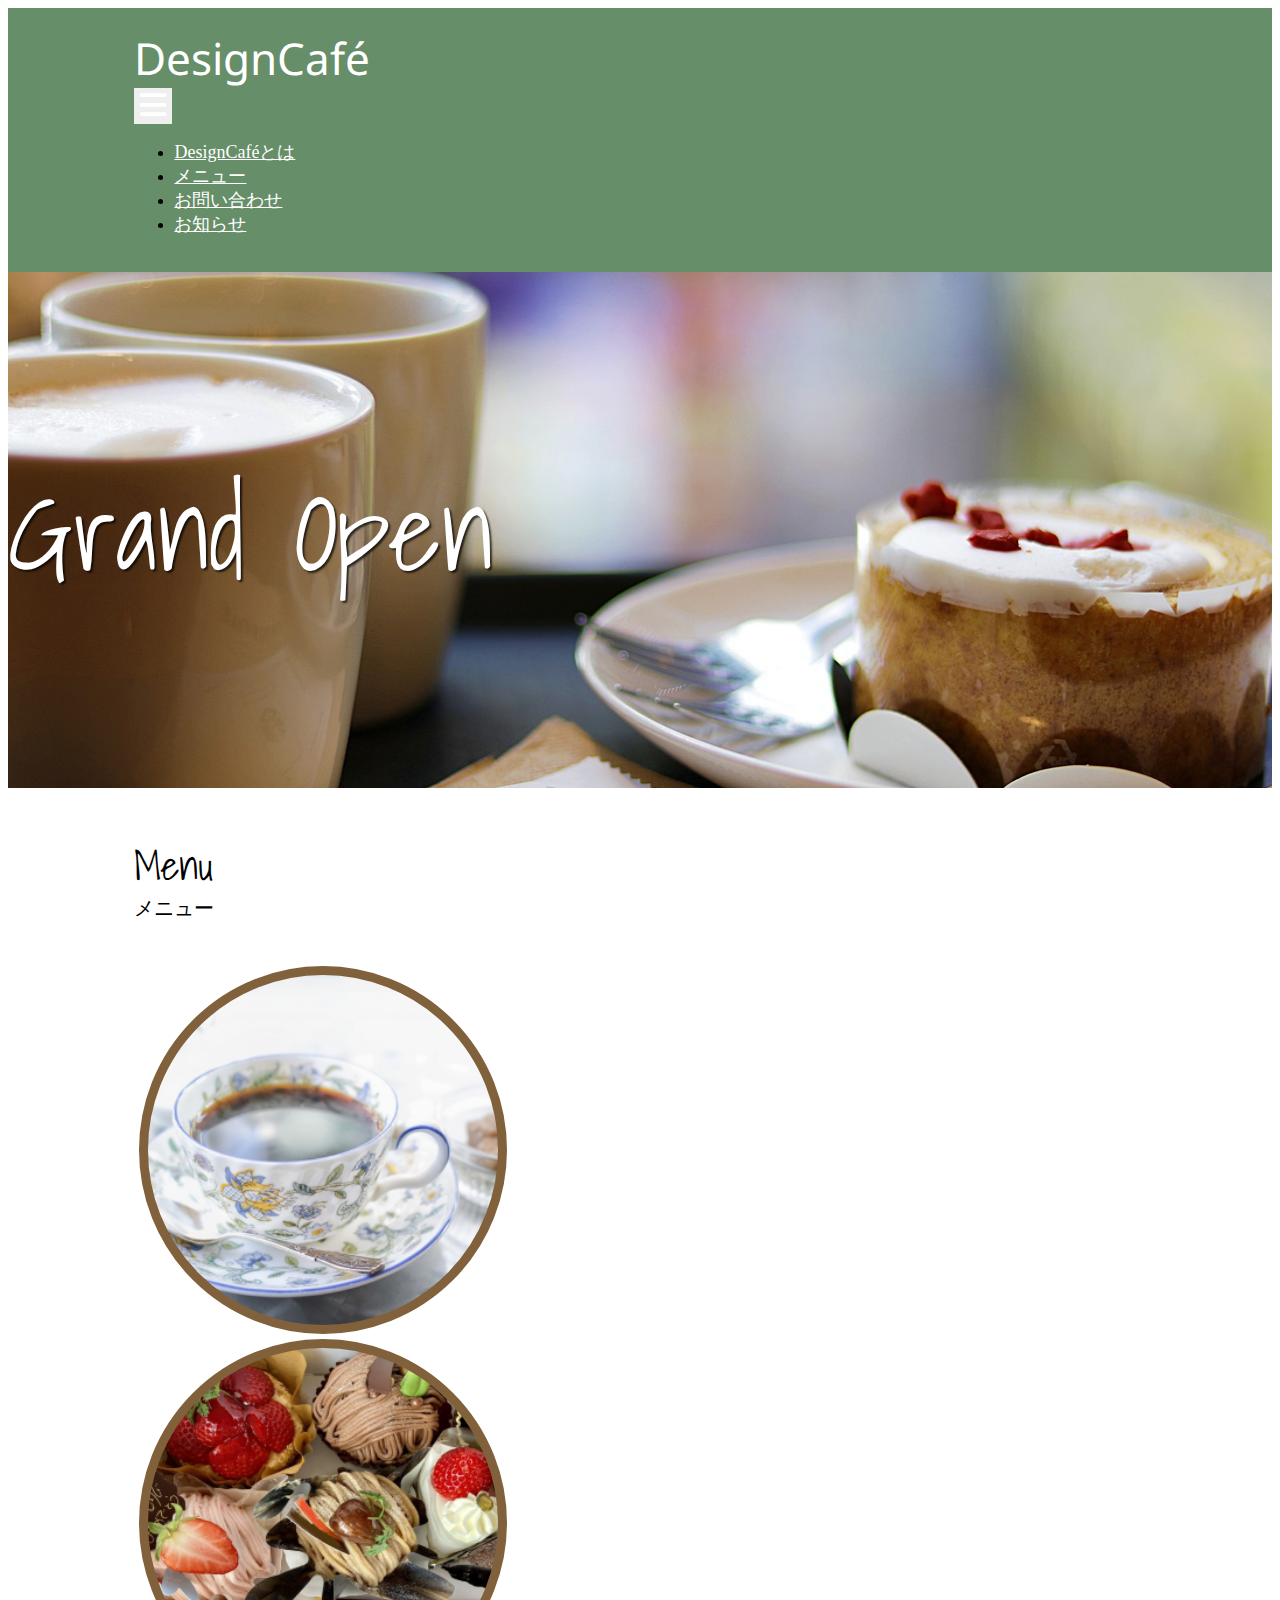
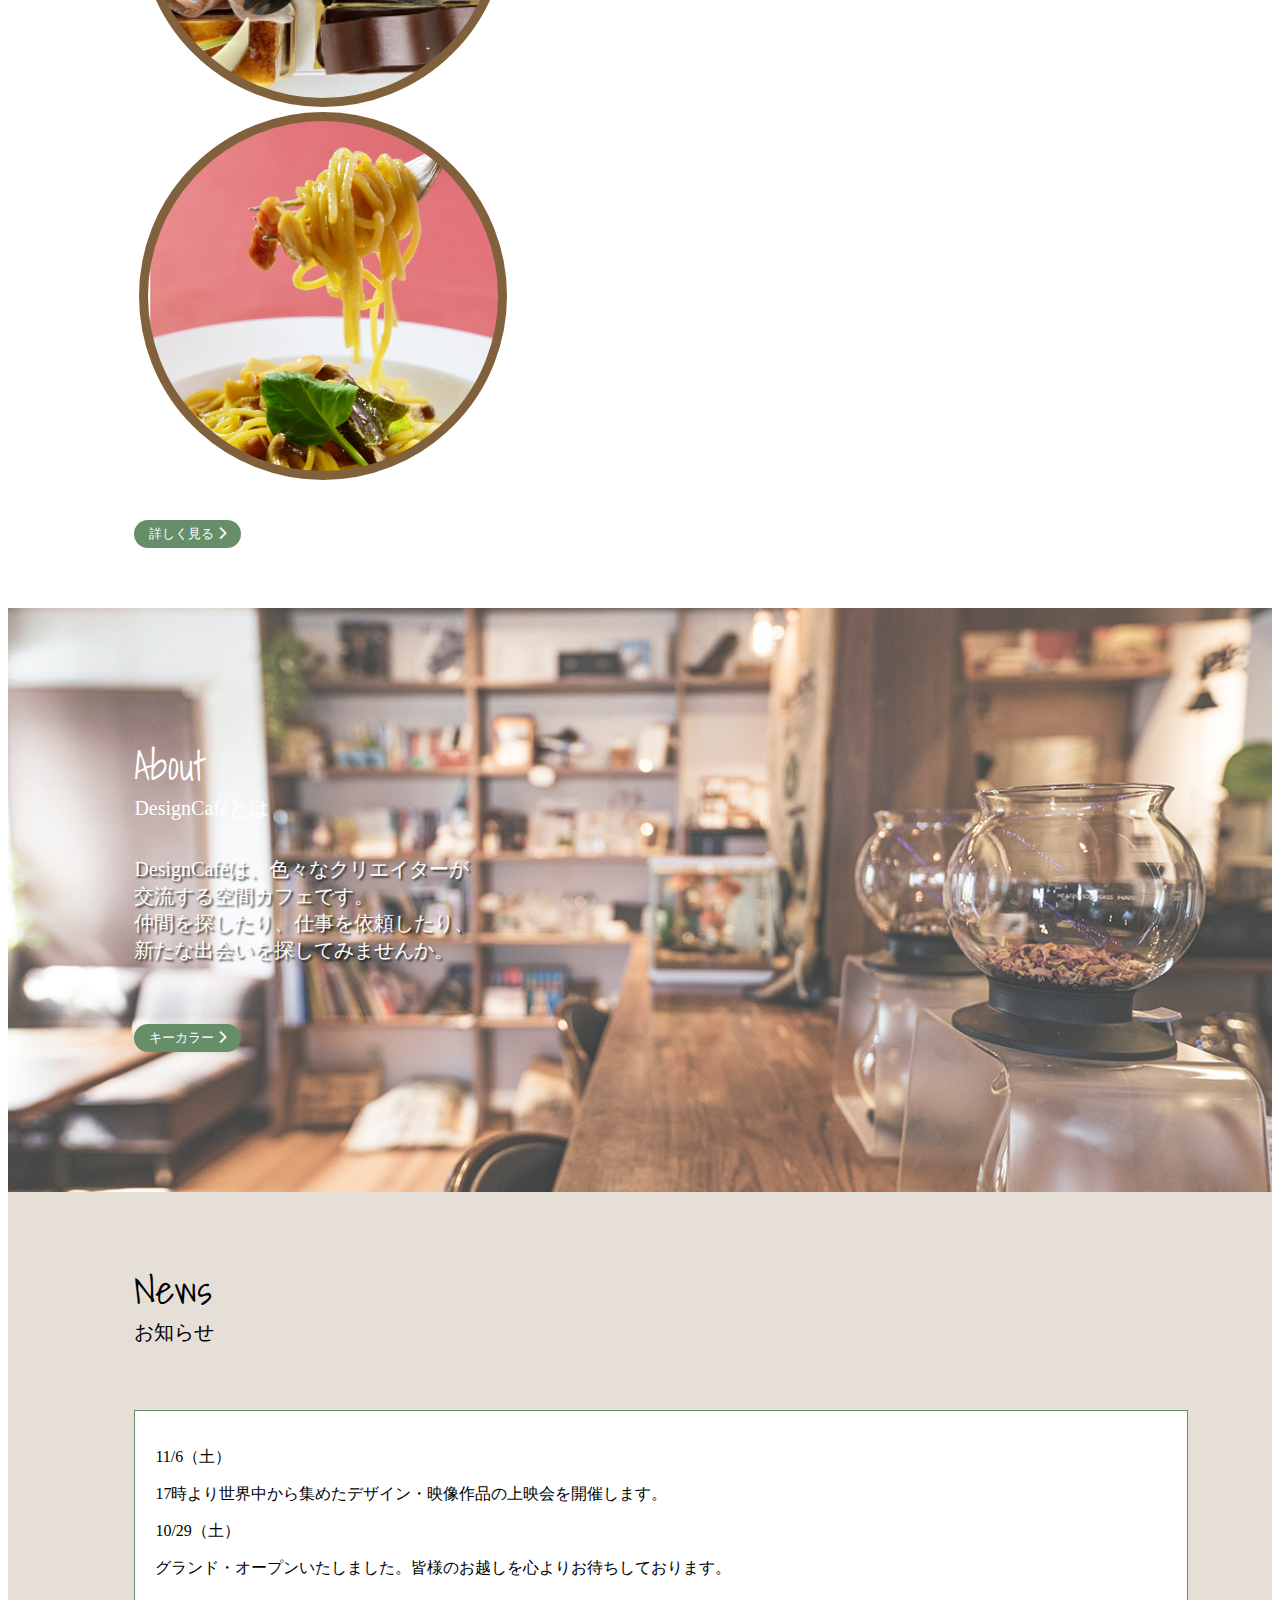
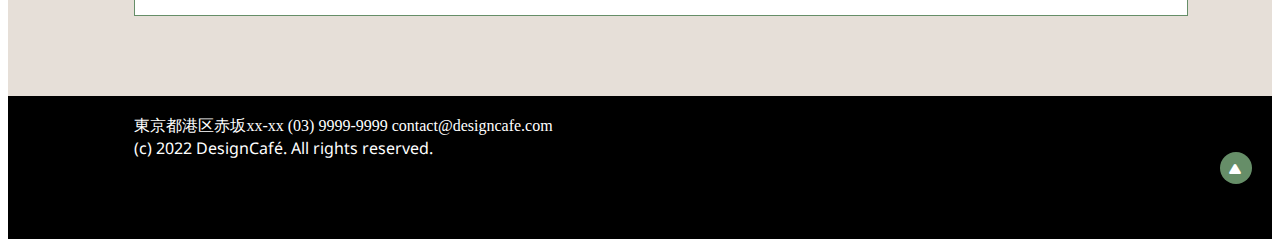
<file: №8/index.html>
<!doctype html>
<html lang="en">
  <head>
    <meta charset="utf-8">
    <meta name="viewport" content="width=device-width, initial-scale=1">
    <title>DesignCafé</title>
    <link href="https://cdn.jsdelivr.net/npm/bootstrap@5.2.3/dist/css/bootstrap.min.css" rel="stylesheet" integrity="sha384-rbsA2VBKQhggwzxH7pPCaAqO46MgnOM80zW1RWuH61DGLwZJEdK2Kadq2F9CUG65" crossorigin="anonymous">
    <link rel="stylesheet" href="style.css">
    <link rel="stylesheet" href="https://cdnjs.cloudflare.com/ajax/libs/font-awesome/6.4.2/css/all.min.css">
    <link rel="preconnect" href="https://fonts.googleapis.com">
    <link rel="preconnect" href="https://fonts.gstatic.com" crossorigin>
    <link href="https://fonts.googleapis.com/css2?family=Noto+Sans+Georgian&display=swap" rel="stylesheet">
    <link href="https://fonts.googleapis.com/css2?family=Shadows+Into+Light&display=swap" rel="stylesheet">
  </head>
  <body>
    <nav class="navbar navbar-expand-lg logo-menu">
        <div class="container-fluid block">
          <p class="logo col-sm-4" id="top">DesignCafé</p>
          <button class="navbar-toggler menu-button" type="button" data-bs-toggle="collapse" data-bs-target="#navbarSupportedContent" aria-controls="navbarSupportedContent" aria-expanded="false" aria-label="Toggle navigation">
            <span class="menu-icon"><i class="fa-solid fa-bars"></i></span>
          </button>
          <div class="collapse navbar-collapse col-sm-8 d-flex-lg justify-content-end" id="navbarSupportedContent">
            <ul class="navbar-nav menu-nav d-flex ">
              <li class="nav-item">
                <a class="nav-link d-flex justify-content-end" aria-current="page" href="#">DesignCaféとは</a>
              </li>
              <li class="nav-item">
                <a class="nav-link d-flex justify-content-end" href="#">メニュー</a>
              </li>
              <li class="nav-item">
                <a class="nav-link d-flex justify-content-end" href="#">お問い合わせ</a>
              </li>
              <li class="nav-item">
                <a class="nav-link d-flex justify-content-end" href="#">お知らせ</a>
              </li>
            </ul>
          </div>
        </div>
      </nav>
      <div class="container-fluid grand-open-image">
        <div class="container text-center grand-open">
            Grand Open
        </div>
      </div>
      <div class="container-fluid menu">
        <div class="block">
            <div class="section-head text-center">
                Menu<br>
                <span>メニュー</span> 
            </div>
            <!-- d-flex flex-wrap flew-row justify-content-around -->
            <div class="menu-food">
              <div class="row justify-content-center justify-content-md-around align-content-around">
                <div class="block-btn drink col-12 col-sm-3 col-lg-4">
                  <button class="food-btn"><p>Drink</p></button>
                </div>
                <div class="block-btn cakes col-12 col-sm-3 col-lg-4">
                  <button class="food-btn"><p>Cakes</p></button>
                </div>
                <div class="block-btn foods col-12 col-sm-3 col-lg-4">
                  <button class="food-btn"><p>Foods</p></button>
                </div>
              </div>
            </div>
            <div class="green-button text-center">
                <button>詳しく見る <i class="fa-solid fa-chevron-right"></i></button>
            </div>
        </div>
      </div>
      <div class="container-fluid about-info text-center">
        <div class="block">
          <div class="section-head">
            About<br>
            <span>DesignCaféとは</span>
          </div>
          <div class="text-des">
            DesignCaféは、色々なクリエイターが<br>
            交流する空間カフェです。<br>
            仲間を探したり、仕事を依頼したり、<br>
            新たな出会いを探してみませんか。
          </div>
          <div class="green-button">
            <button>キーカラー <i class="fa-solid fa-chevron-right"></i></button>
          </div>
        </div>
      </div>
      <div class="container-fluid news ">
        <div class="block">
          <div class="section-head text-center">
            News<br>
            <span>お知らせ</span>
          </div>
          <div class="white-block">
            <div class="top">
              <div class="row">
                <p class="col-xs-12 col-sm-12 col-lg-2">11/6（土）</p>
                <p class="col-xs-12 col-sm-12 col-lg-10">17時より世界中から集めたデザイン・映像作品の上映会を開催します。</p>
              </div>
            </div>
            <div class="bottom">
              <div class="row">
                <p class="col-xs-12 col-sm-12 col-lg-2">10/29（土）</p>
                <p class="col-xs-12 col-sm-12 col-lg-10">グランド・オープンいたしました。皆様のお越しを心よりお待ちしております。</p>
              </div>
            </div>
          </div>
        </div>
      </div>
      <div class="container-fluid black-block">
        <div class="block d-flex align-items-center align-items-sm-start justify-content-sm-between flex-column flex-sm-row">
          <div class="contacts d-flex flex-column align-items-center align-items-sm-start">
            <a href="#">東京都港区赤坂xx-xx</a>
            <a href="tel:(03) 9999-9999">(03) 9999-9999</a>
            <a href="email:contact@designcafe.com">contact@designcafe.com</a>
          </div>
          <div class="rights">
            (c) 2022 DesignCafé. All rights reserved.
          </div>
        </div>

        <a href="#top"><button class="btn-to-the-top"><i class="fa-solid fa-play fa-rotate-270"></i></button></a>
        
      </div>

       

    <script src="https://cdn.jsdelivr.net/npm/bootstrap@5.2.3/dist/js/bootstrap.bundle.min.js" integrity="sha384-kenU1KFdBIe4zVF0s0G1M5b4hcpxyD9F7jL+jjXkk+Q2h455rYXK/7HAuoJl+0I4" crossorigin="anonymous"></script>
  </body>
</html>
</file>
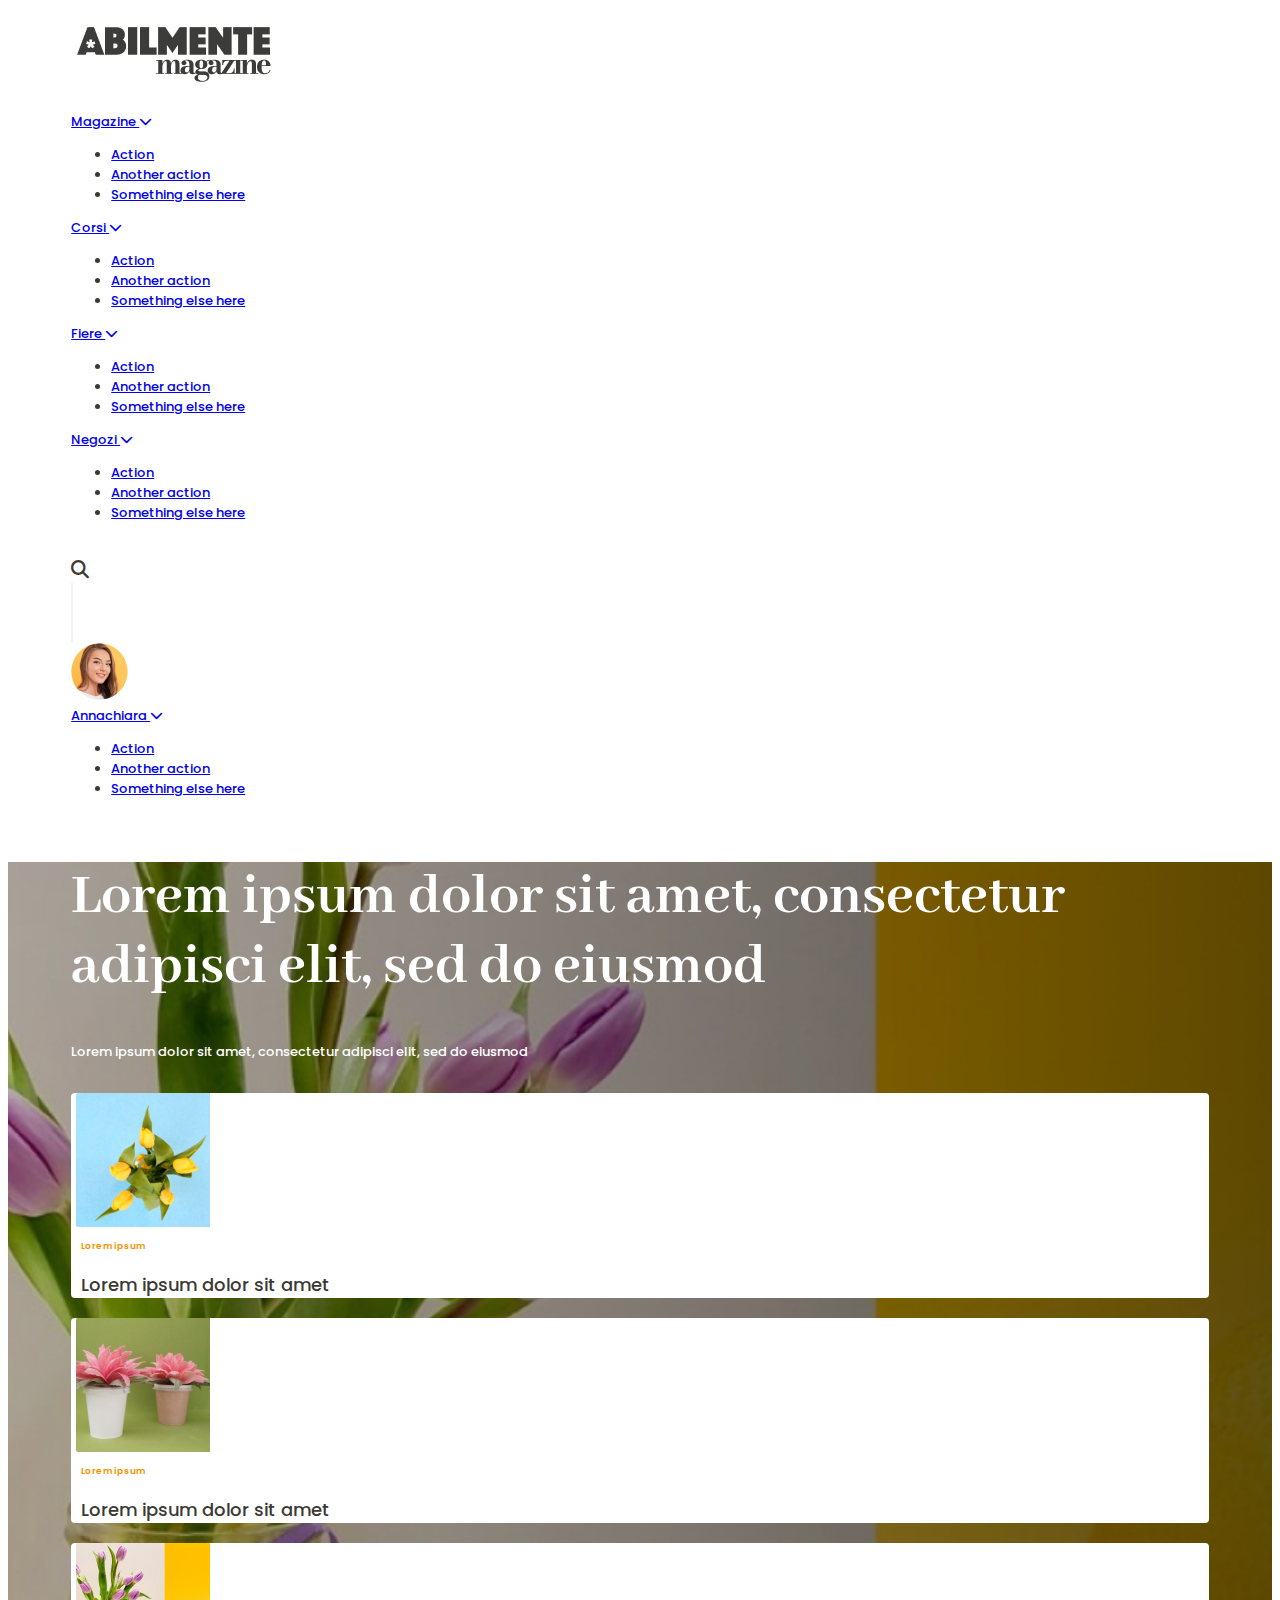
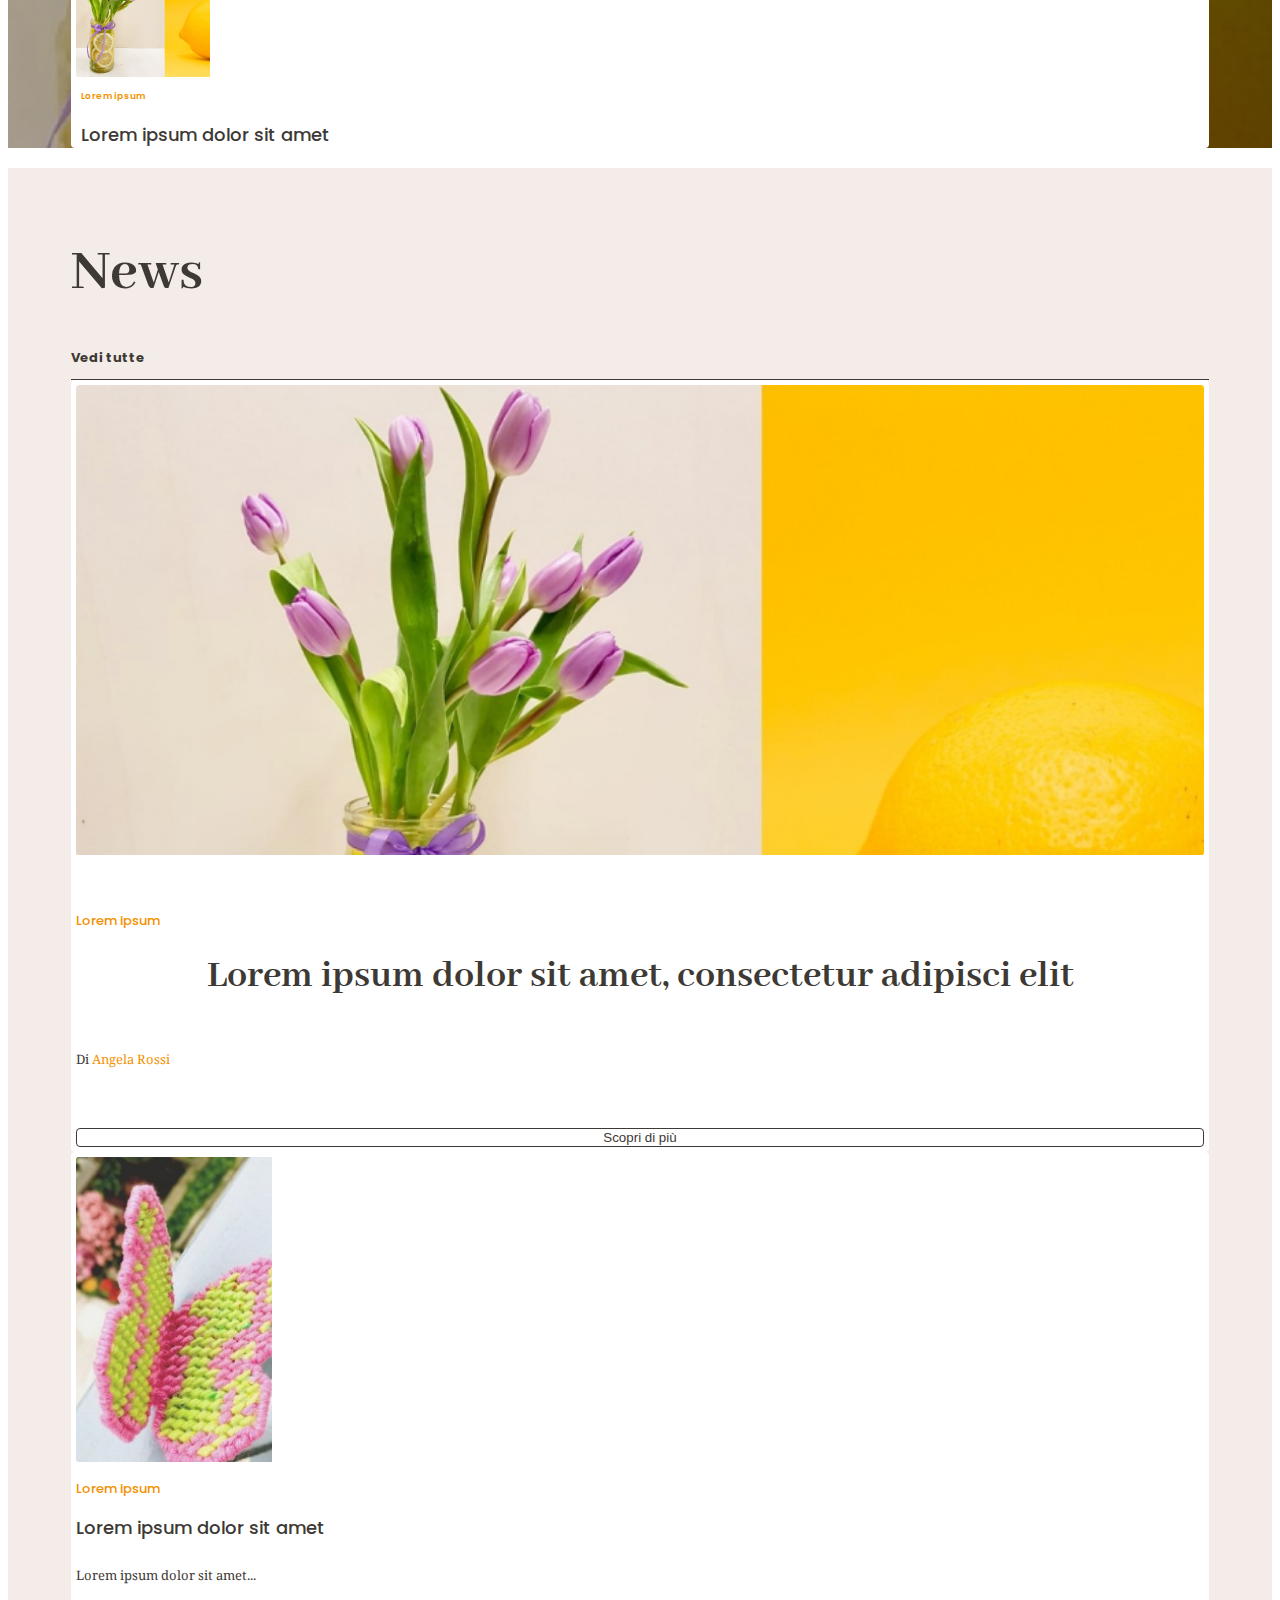
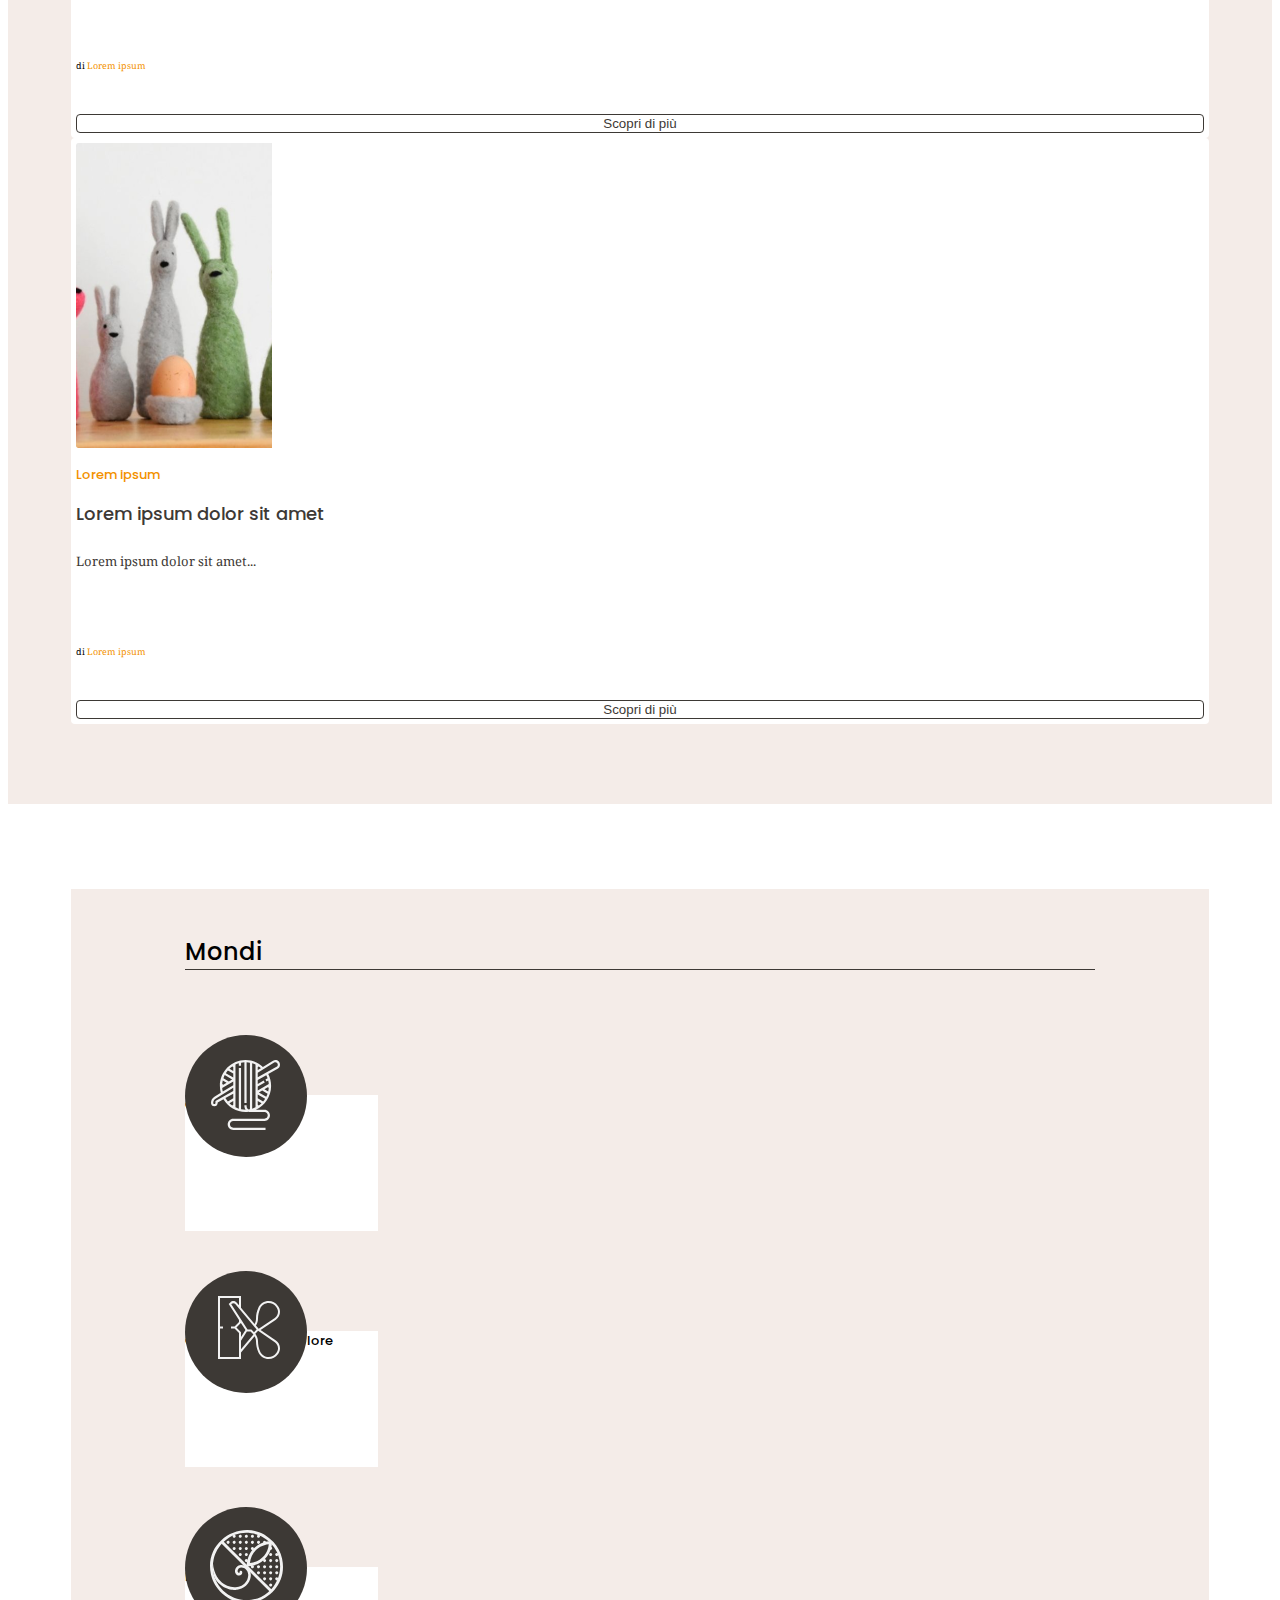
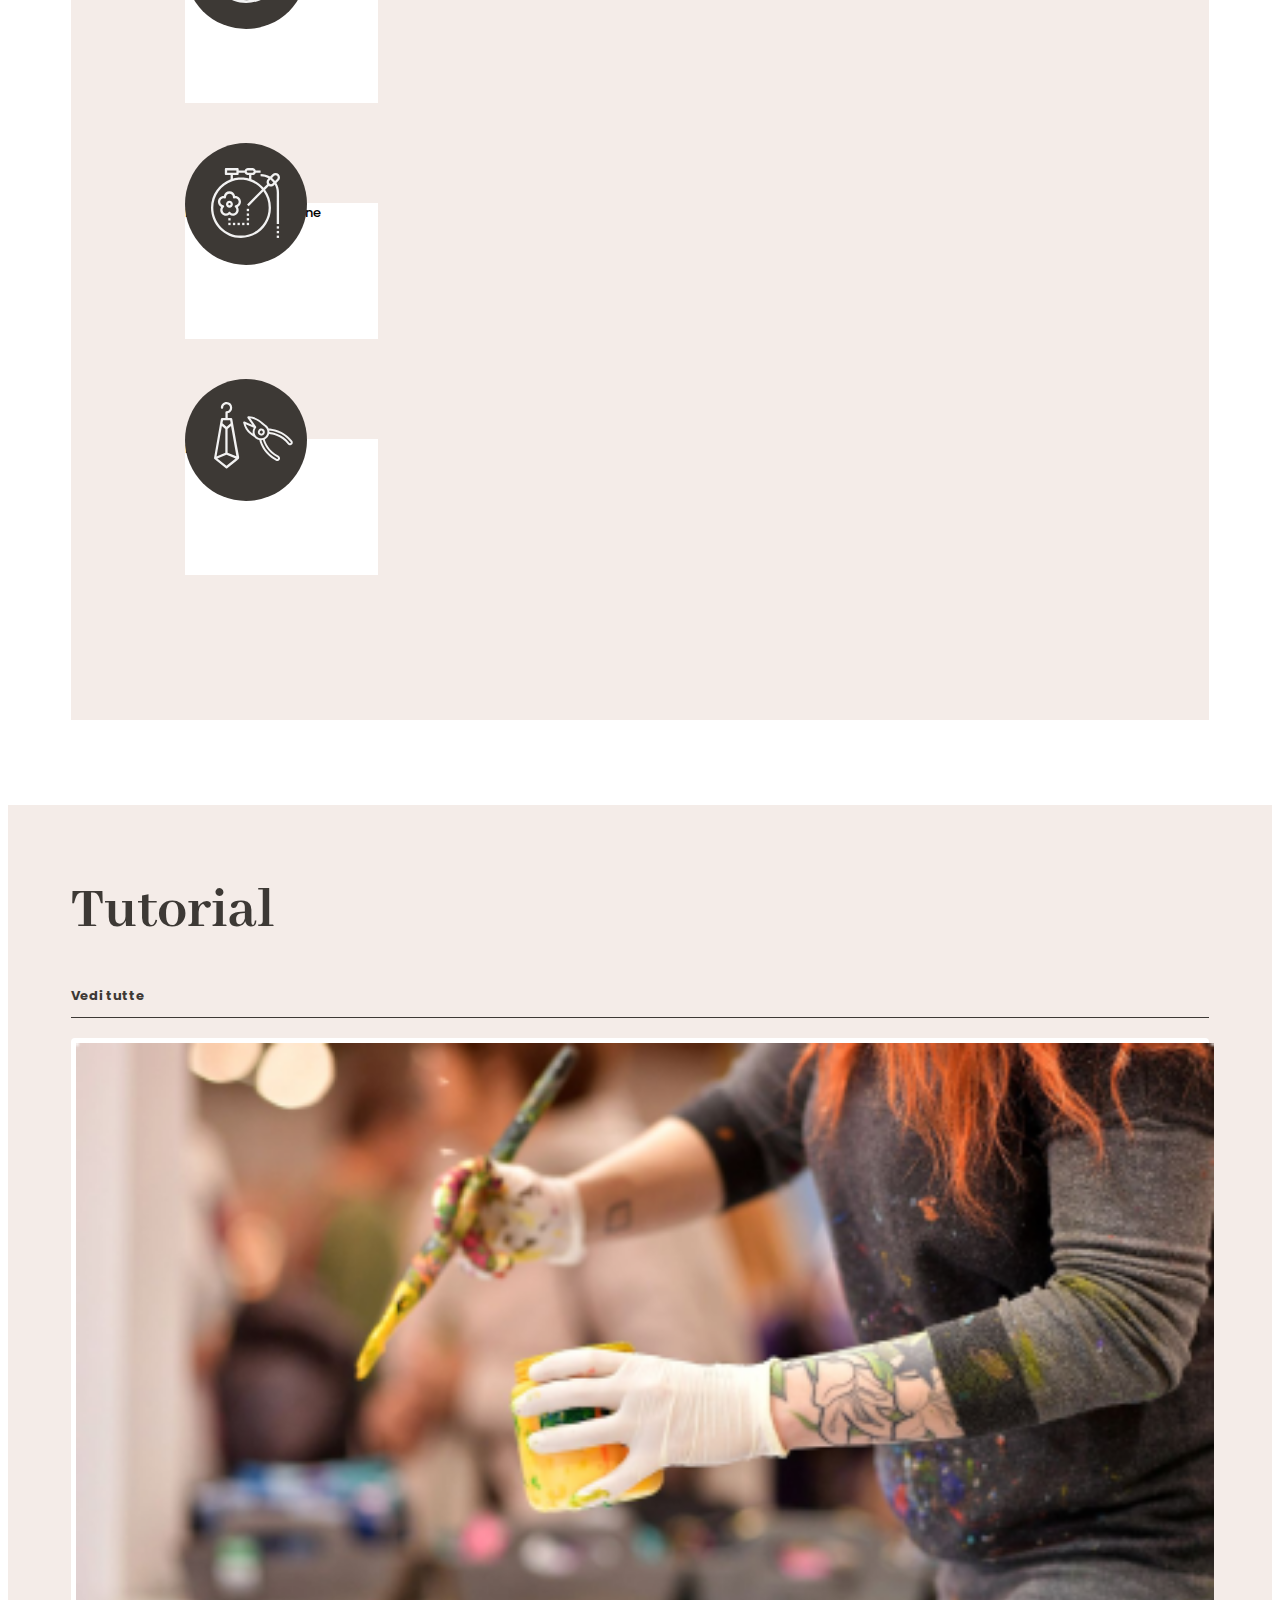
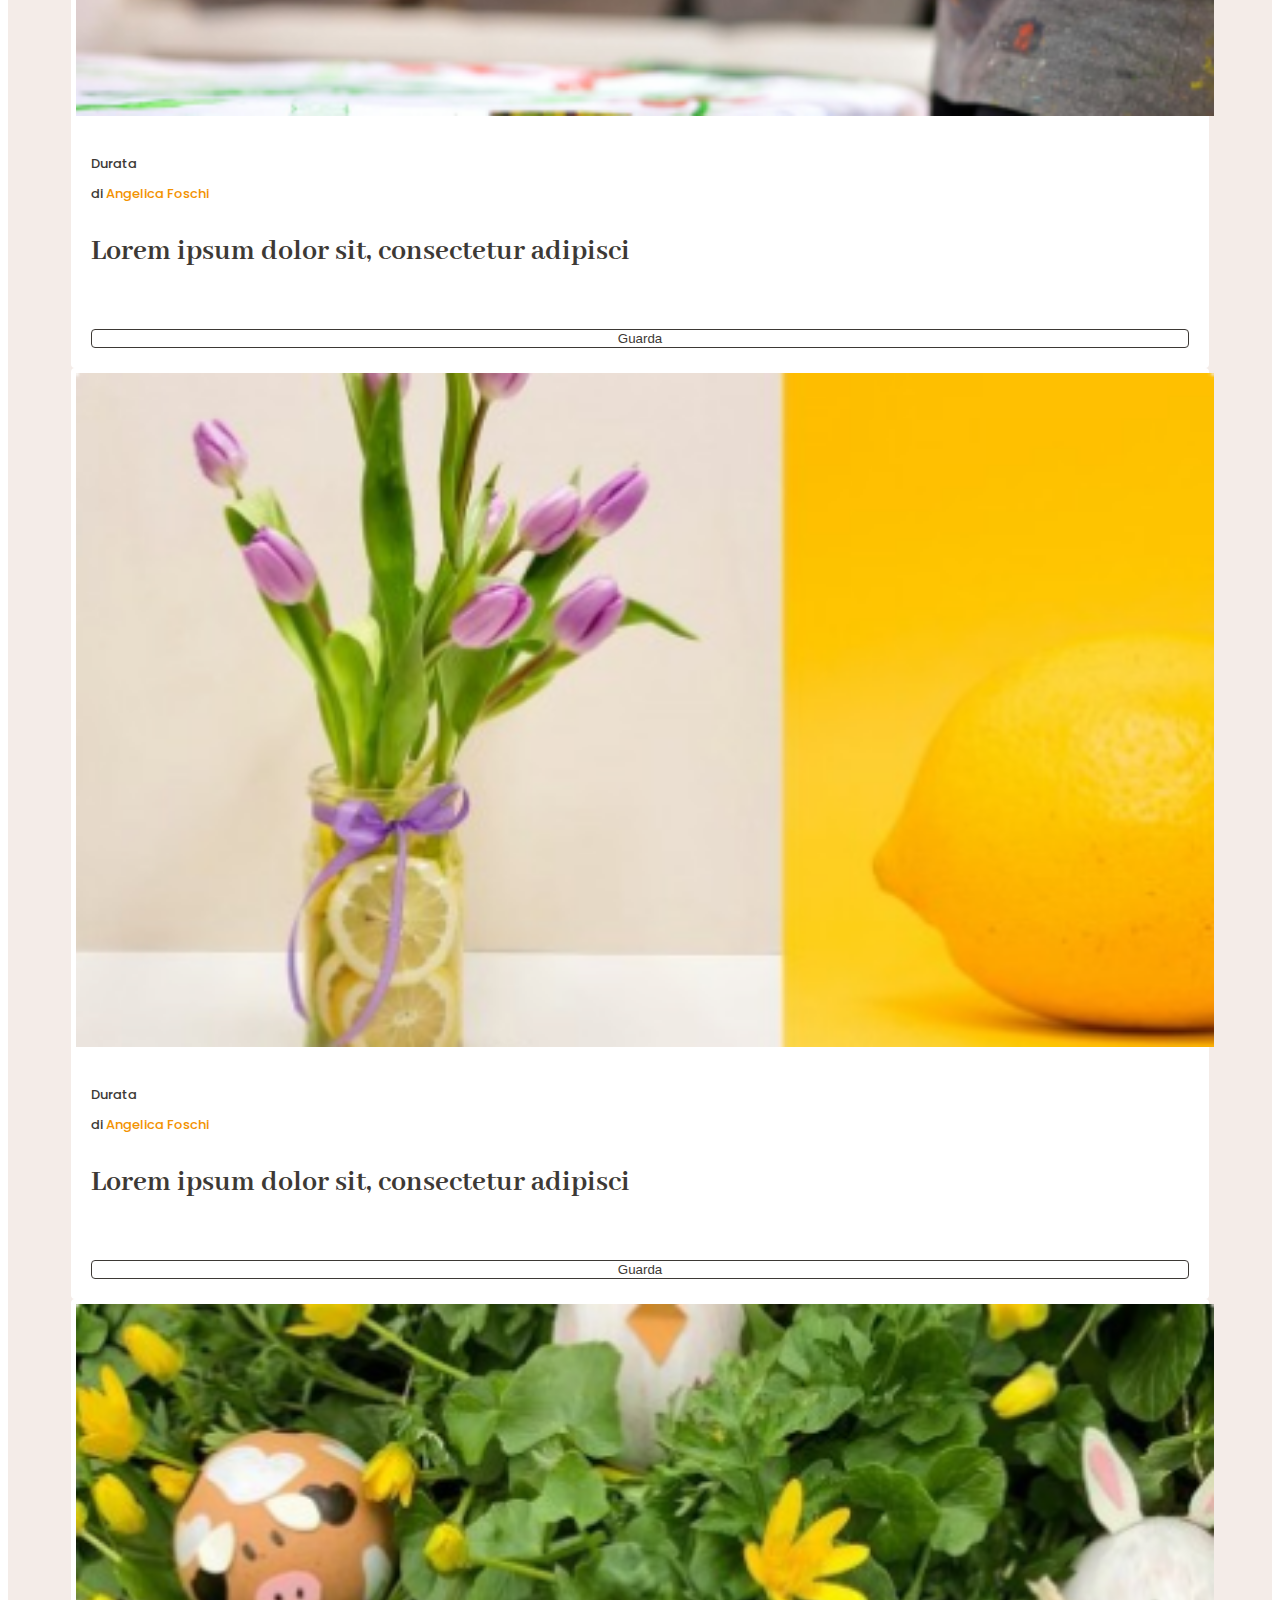
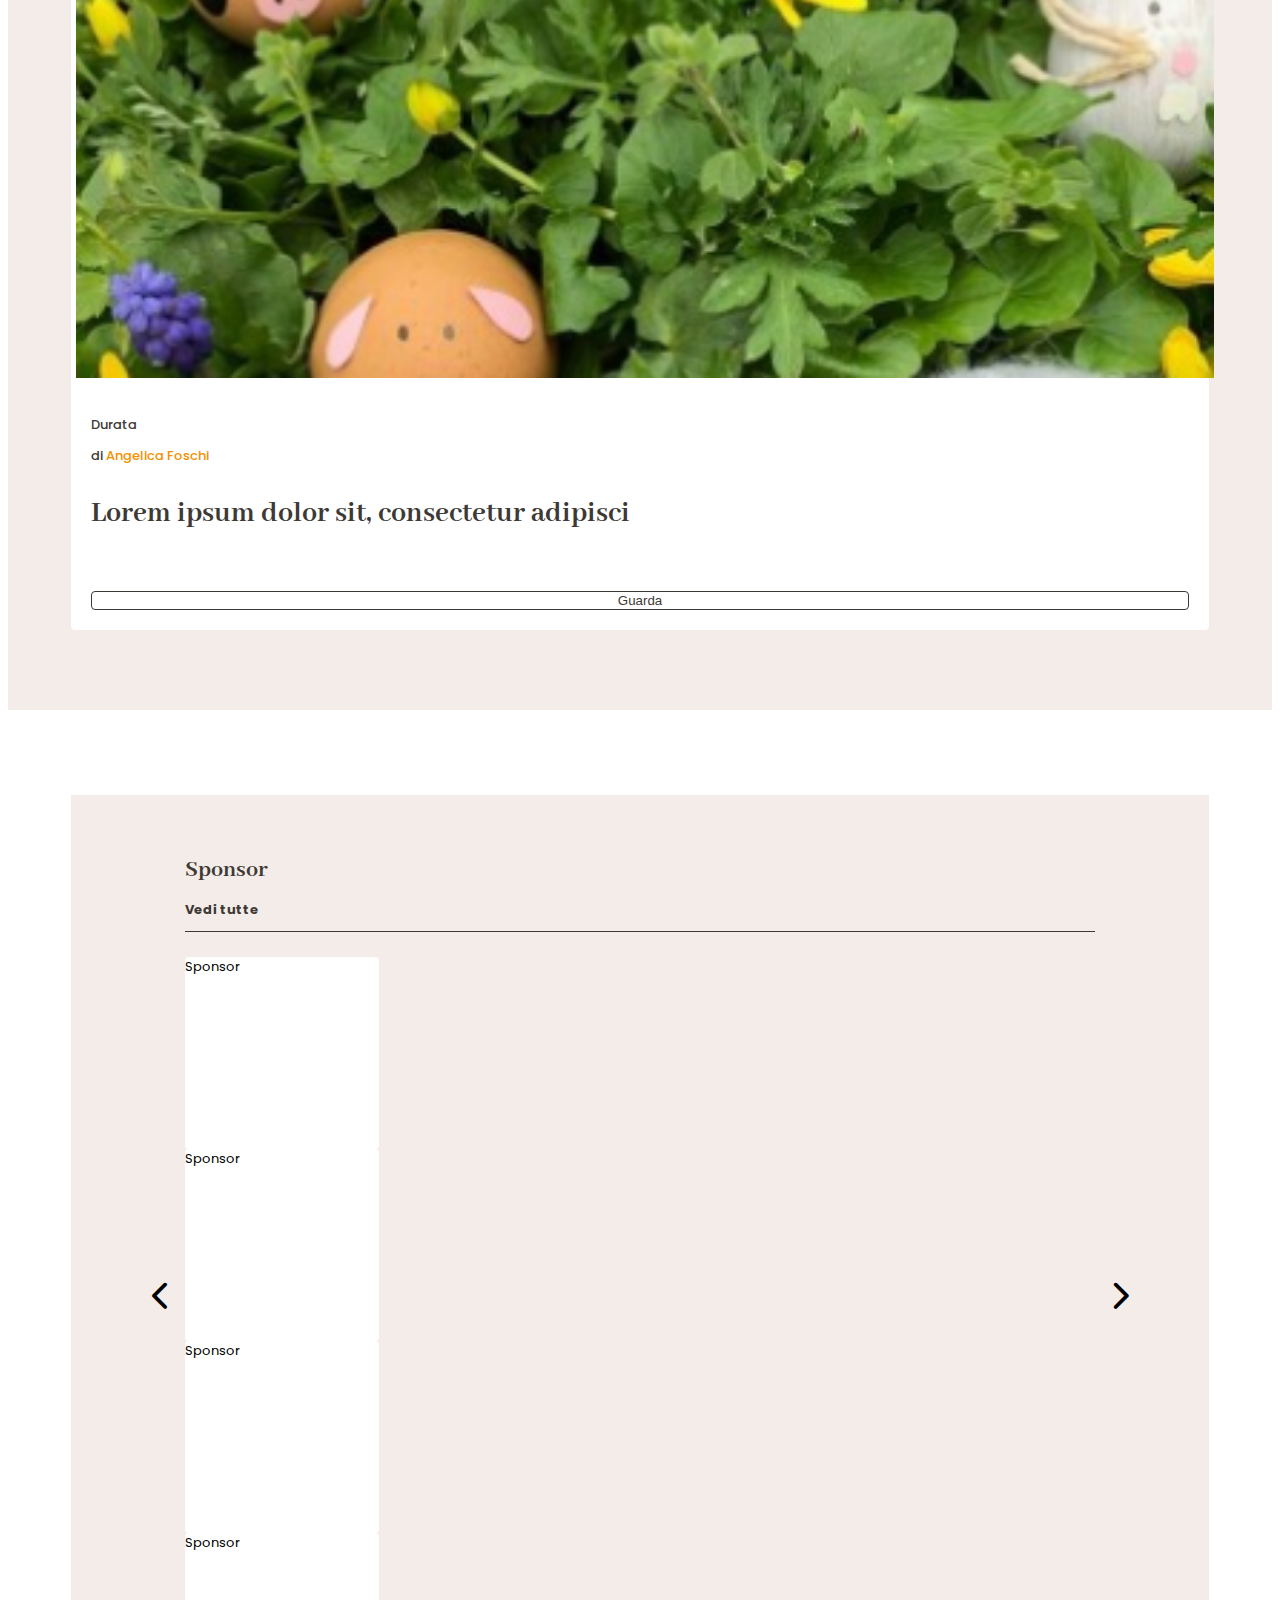
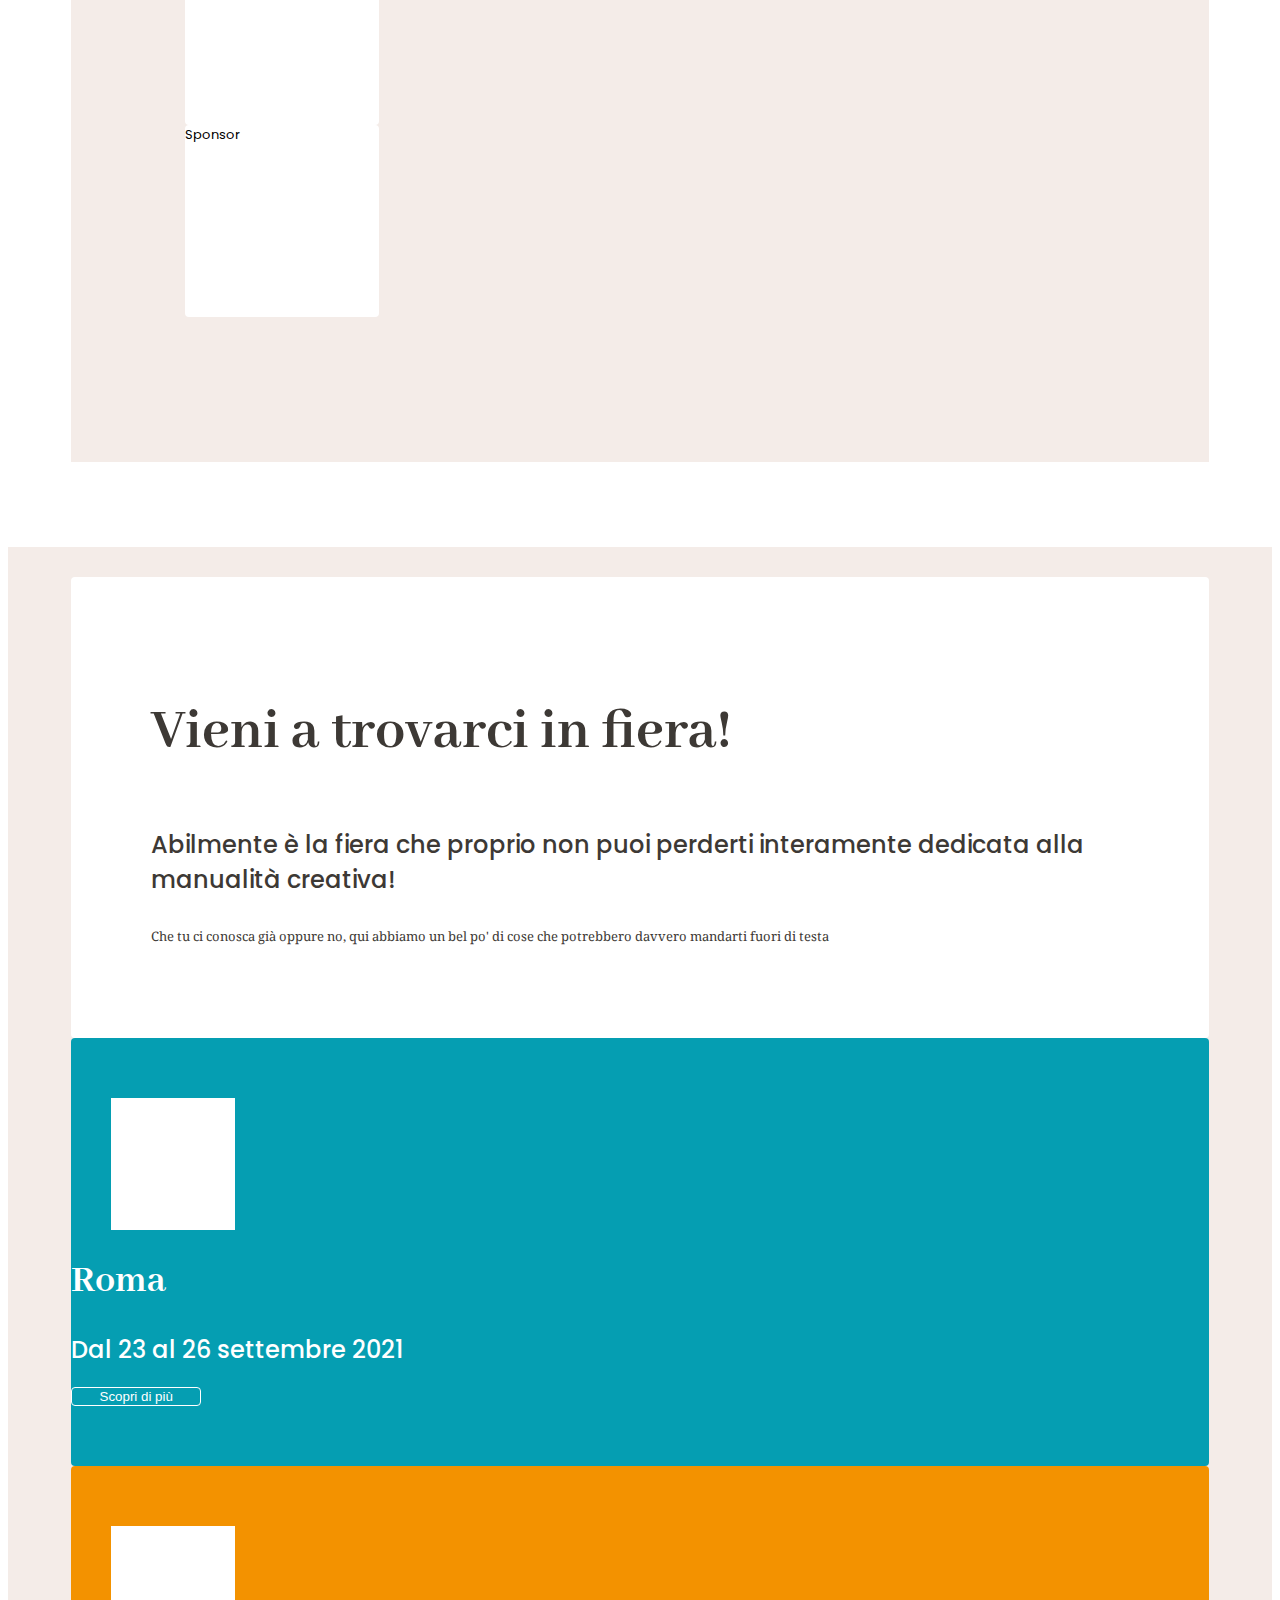
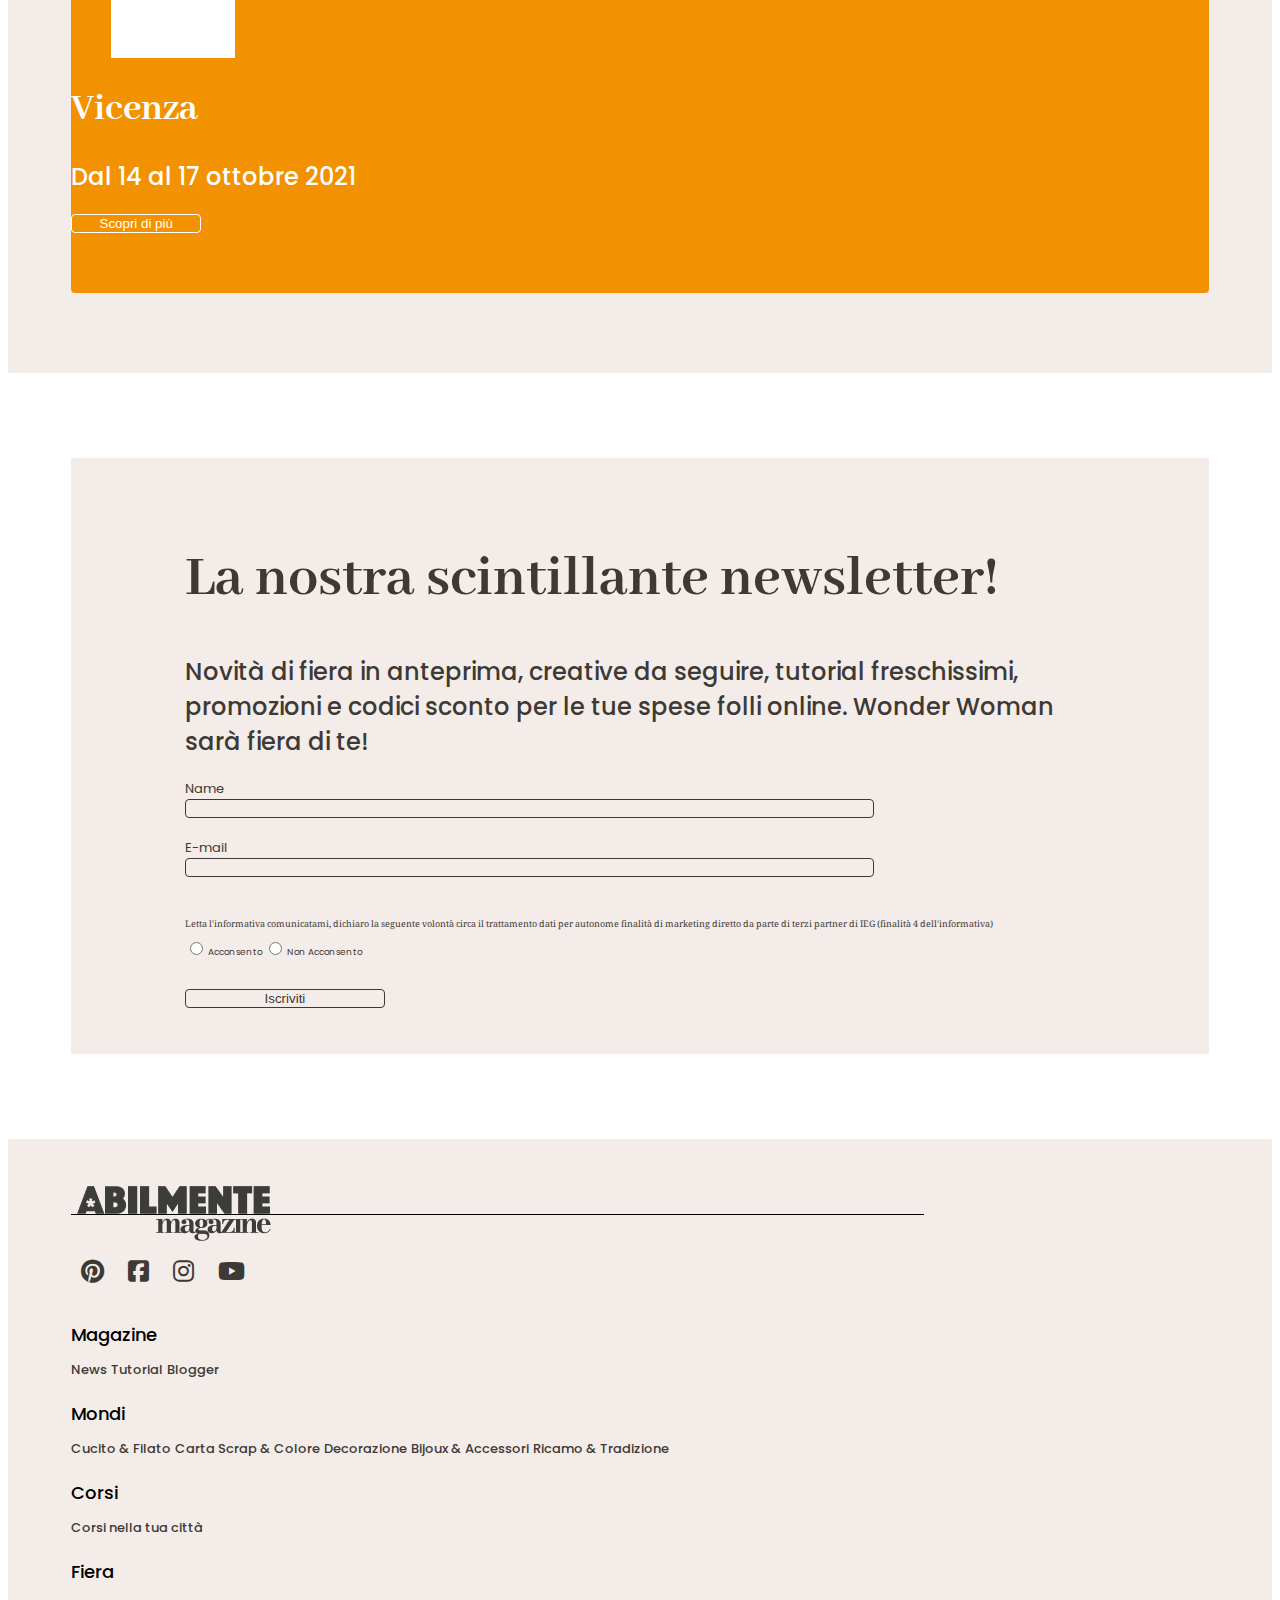
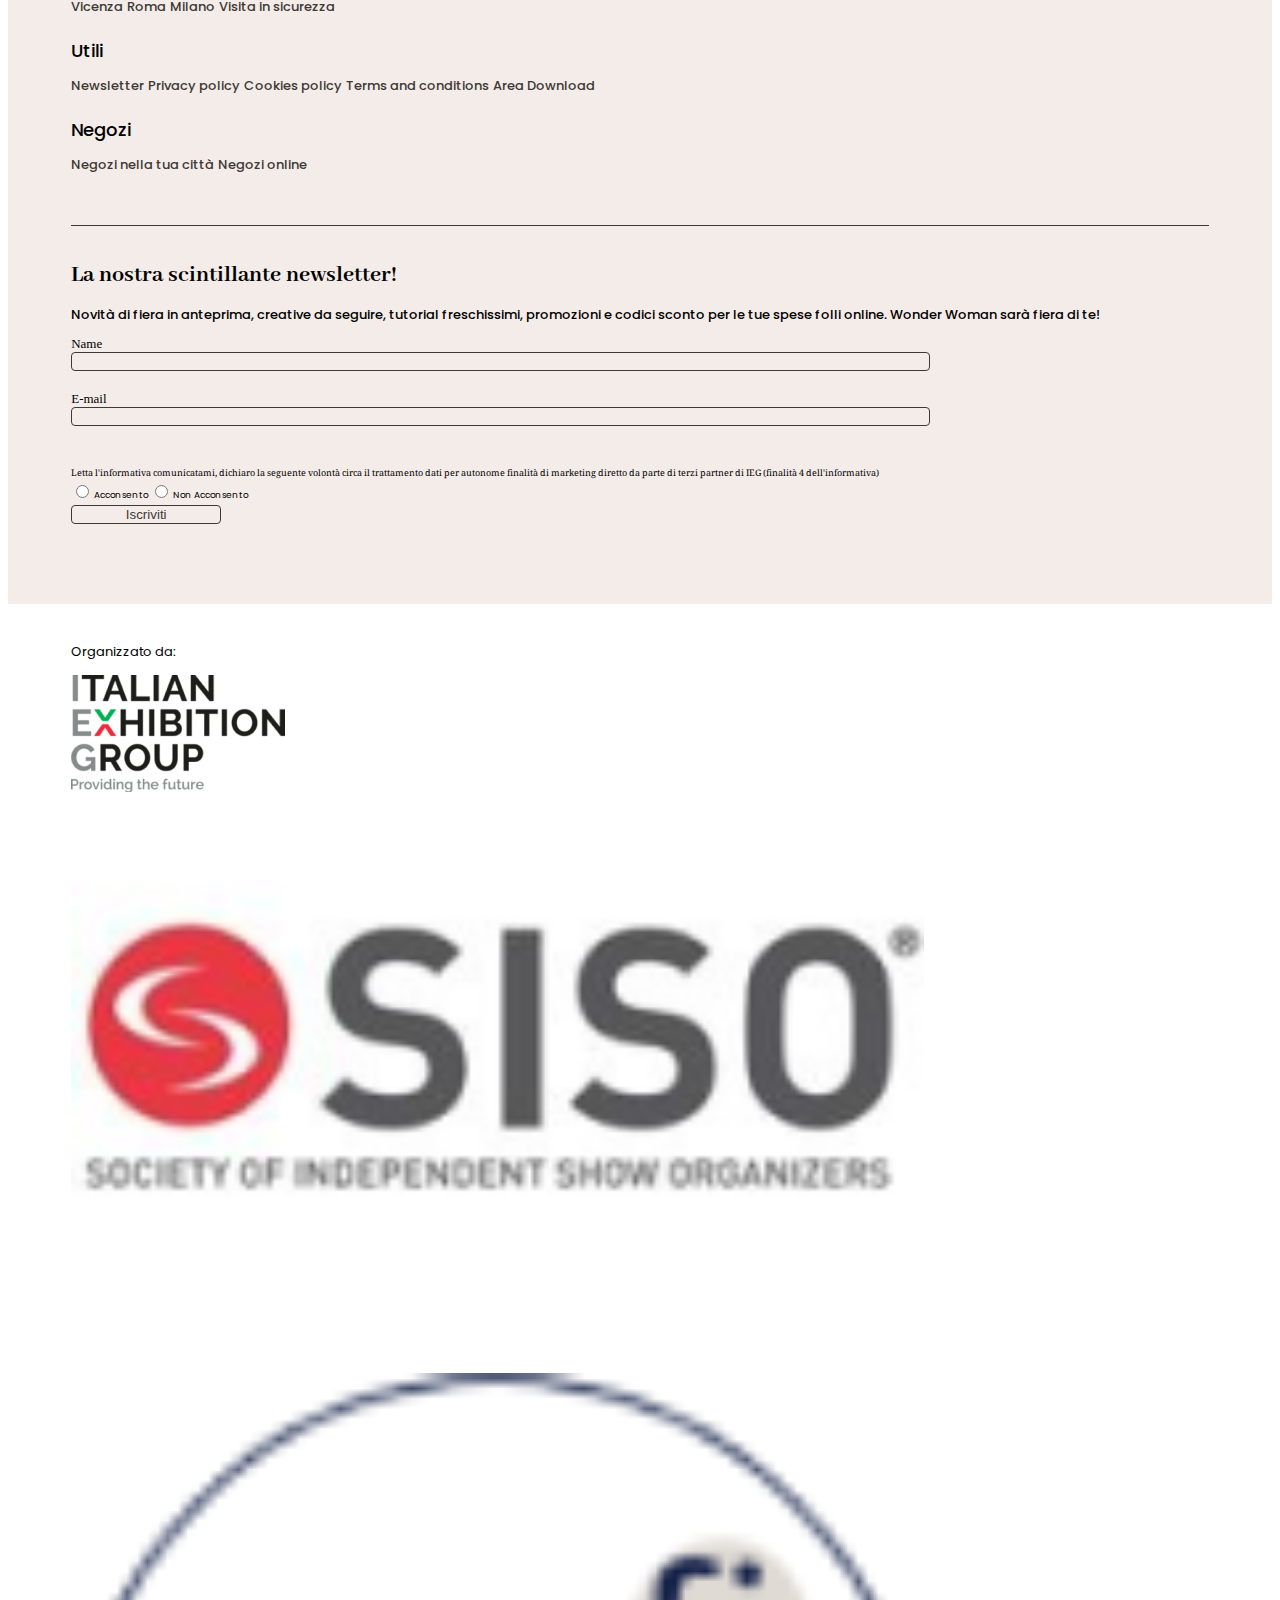
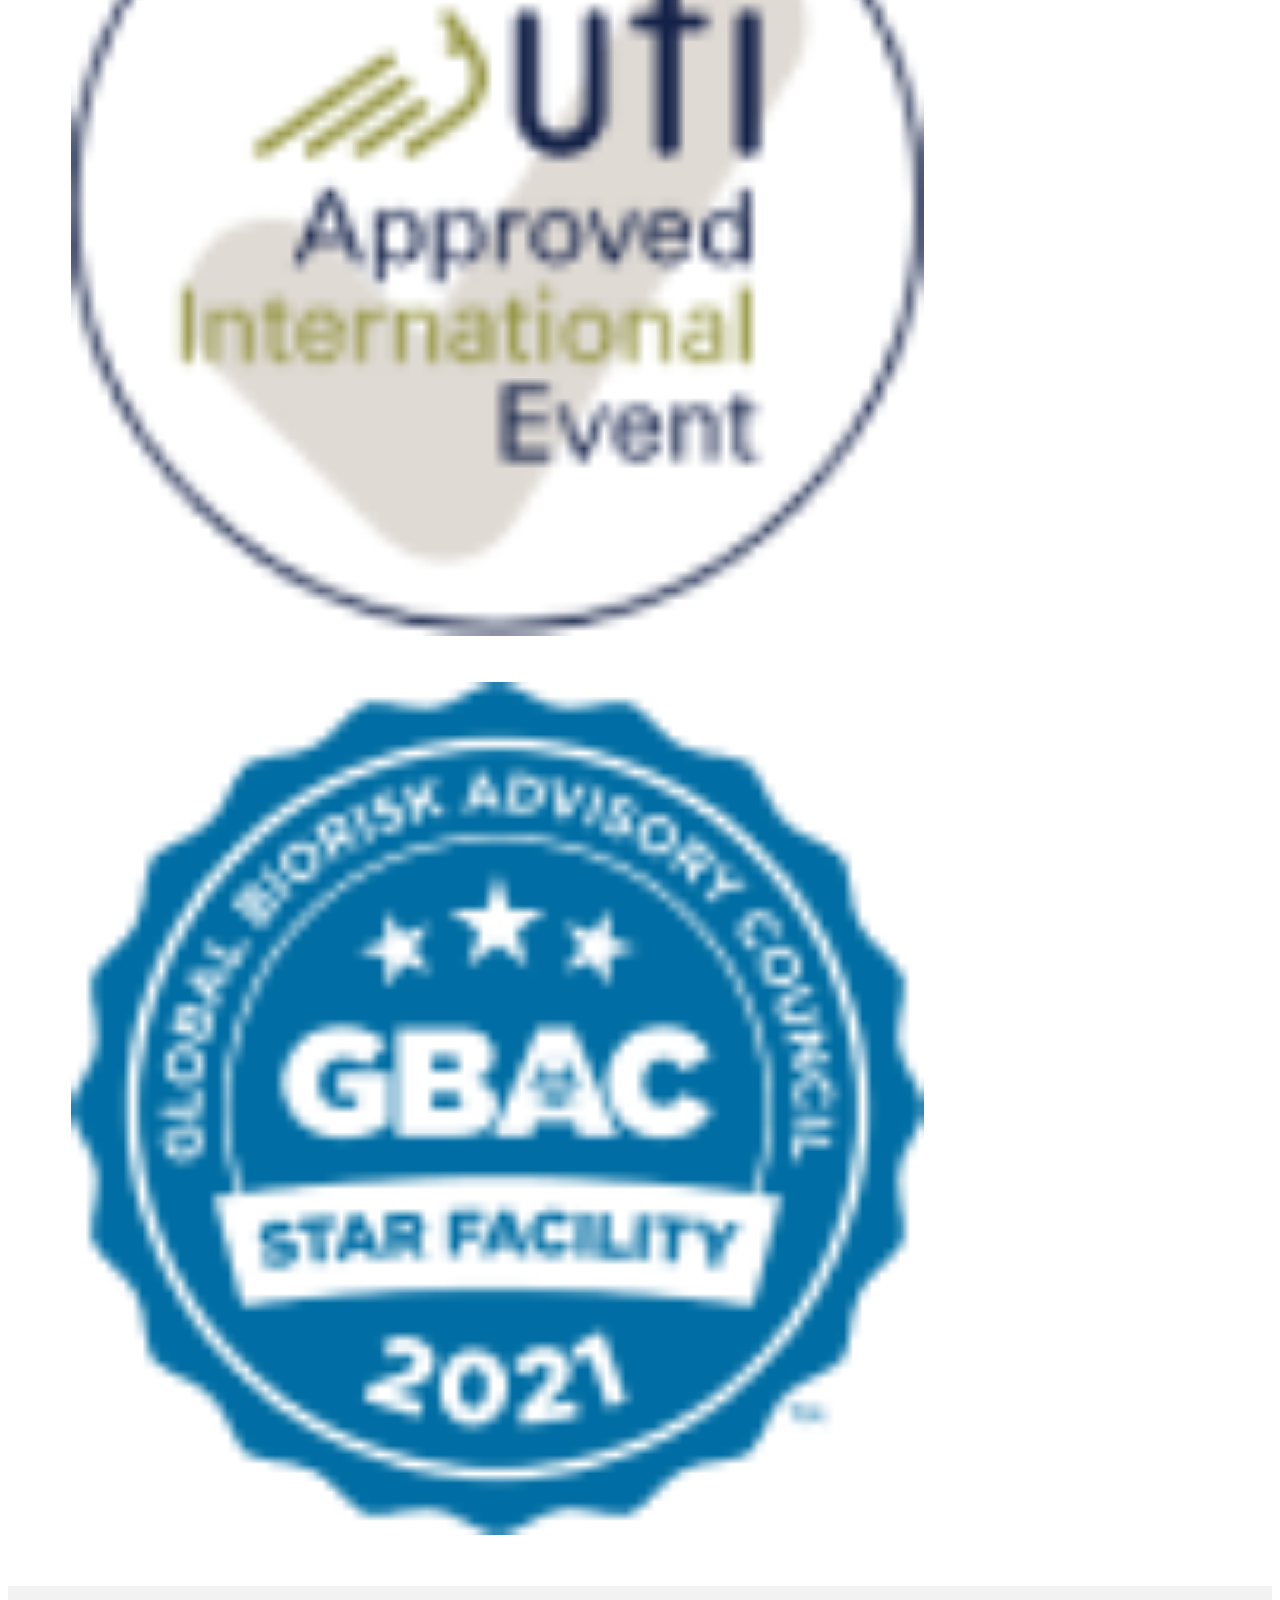
<file: №9/index.html>
<!doctype html>
<html lang="en">
  <head>
    <meta charset="utf-8">
    <meta name="viewport" content="width=device-width, initial-scale=1">
    <title>Abilmente Magazine</title>
    <link href="https://cdn.jsdelivr.net/npm/bootstrap@5.3.1/dist/css/bootstrap.min.css" rel="stylesheet" integrity="sha384-4bw+/aepP/YC94hEpVNVgiZdgIC5+VKNBQNGCHeKRQN+PtmoHDEXuppvnDJzQIu9" crossorigin="anonymous">
    <link rel="stylesheet" href="https://cdnjs.cloudflare.com/ajax/libs/font-awesome/6.4.2/css/all.min.css">
    <link rel="preconnect" href="https://fonts.googleapis.com"> 
    <link rel="preconnect" href="https://fonts.gstatic.com" crossorigin> 
    <link href="https://fonts.googleapis.com/css2?family=Poppins:wght@400;500;600;700&display=swap" rel="stylesheet">
    <link href="https://fonts.googleapis.com/css2?family=Abhaya+Libre:wght@700&display=swap" rel="stylesheet">
    <link href="https://fonts.googleapis.com/css2?family=Noto+Serif&display=swap" rel="stylesheet">
    <link rel="stylesheet" href="style.css">
  </head>
  <body>
    
    <div class="menu-header container-fluid">
        <div class="block-90 row align-items-center justify-content-between">
            <div class="logo d-flex justify-content-center justify-content-md-start col-12 col-md-4 col-xl-3">
                <img src="img/logo.png" alt="">
            </div>
            <div class="menu text-center d-flex justify-content-around justify-content-md-evenly justify-content-lg-around col-12 col-md-4 col-xl-5">
                <li class="nav-item dropdown">
                    <a class="nav-link" href="#" role="button" data-bs-toggle="dropdown" aria-expanded="false">
                      Magazine <i class="fa-solid fa-chevron-down"></i>
                    </a>
                    <ul class="dropdown-menu">
                      <li><a class="dropdown-item" href="#">Action</a></li>
                      <li><a class="dropdown-item" href="#">Another action</a></li>
                      <li><a class="dropdown-item" href="#">Something else here</a></li>
                    </ul>
                  </li>
                  <li class="nav-item dropdown">
                    <a class="nav-link" href="#" role="button" data-bs-toggle="dropdown" aria-expanded="false">
                      Corsi <i class="fa-solid fa-chevron-down"></i>
                    </a>
                    <ul class="dropdown-menu">
                      <li><a class="dropdown-item" href="#">Action</a></li>
                      <li><a class="dropdown-item" href="#">Another action</a></li>
                      <li><a class="dropdown-item" href="#">Something else here</a></li>
                    </ul>
                  </li>
                  <li class="nav-item dropdown">
                    <a class="nav-link" href="#" role="button" data-bs-toggle="dropdown" aria-expanded="false">
                      Fiere <i class="fa-solid fa-chevron-down"></i>
                    </a>
                    <ul class="dropdown-menu">
                      <li><a class="dropdown-item" href="#">Action</a></li>
                      <li><a class="dropdown-item" href="#">Another action</a></li>
                      <li><a class="dropdown-item" href="#">Something else here</a></li>
                    </ul>
                  </li>
                  <li class="nav-item dropdown">
                    <a class="nav-link" href="#" role="button" data-bs-toggle="dropdown" aria-expanded="false">
                      Negozi <i class="fa-solid fa-chevron-down"></i>
                    </a>
                    <ul class="dropdown-menu">
                      <li><a class="dropdown-item" href="#">Action</a></li>
                      <li><a class="dropdown-item" href="#">Another action</a></li>
                      <li><a class="dropdown-item" href="#">Something else here</a></li>
                    </ul>
                  </li>
            </div>
            <div class="search d-flex align-items-center justify-content-evenly col-12 col-md-4 col-xl-3">
                <a href="#" class="search-circle">
                    <i class="fa-solid fa-magnifying-glass"></i>
                </a>
                <div class="grey-line">
    
                </div>
                <a href="#">
                    <img src="img/photo-profile.png" alt="Photo profile">
                </a>
                <li class="nav-item dropdown">
                    <a class="nav-link" href="#" role="button" data-bs-toggle="dropdown" aria-expanded="false">
                        Annachiara <i class="fa-solid fa-chevron-down"></i>
                    </a>
                    <ul class="dropdown-menu">
                      <li><a class="dropdown-item" href="#">Action</a></li>
                      <li><a class="dropdown-item" href="#">Another action</a></li>
                      <li><a class="dropdown-item" href="#">Something else here</a></li>
                    </ul>
                  </li>
            </div>
        </div>
        
    </div>

    <div class="section-home-1 container-fluid">
        <div class="block-90 row">
            <div class="header-text d-flex flex-column justify-content-end col-sm-6 col-lg-7 col-xl-8 col-xxl-8">
                <h1>Lorem ipsum dolor sit amet, consectetur adipisci elit, sed do eiusmod</h1>
                <h6>Lorem ipsum dolor sit amet, consectetur adipisci elit, sed do eiusmod </h6>
            </div>
            <div class="slider-boxes d-flex flex-column col-12 col-sm-6 col-lg-5 col-xl-4 col-xxl-4">
                <div class="head-photo-text d-flex">
                    <div class="head-photo">
                        <img src="img/yellow-flowers.png" alt="">
                    </div>
                    <div class="head-text d-flex flex-column justify-content-around">
                        <h1>Lorem ipsum</h1>
                        <p>Lorem ipsum dolor sit amet</p>
                    </div>
                </div>
                <div class="head-photo-text d-flex">
                    <div class="head-photo">
                        <img src="img/pink-flowers.png" alt="">
                    </div>
                    <div class="head-text d-flex flex-column justify-content-around">
                        <h1>Lorem ipsum</h1>
                        <p>Lorem ipsum dolor sit amet</p>
                    </div>
                </div>
                <div class="head-photo-text d-flex">
                    <div class="head-photo">
                        <img src="img/background-flowers-small.png" alt="">
                    </div>
                    <div class="head-text d-flex flex-column justify-content-around">
                        <h1>Lorem ipsum</h1>
                        <p>Lorem ipsum dolor sit amet</p>
                    </div>
                </div>
            </div>
        </div>
    </div>

    <div class="section-home-2 container-fluid">
      <div class="block-90 row-gap-3 row">
        <div class="head-section-1 d-flex align-items-center justify-content-between col-12">
          <h1>News</h1>
          <h2>Vedi tutte</h2>
        </div>
        <div class="bigger-block d-flex align-items-center justify-content-between flex-column col-12 col-lg-6 col-xl-7 col-xxl-8">
          <img src="img/background-flowers-medium.png" alt="">
          <h5>Lorem ipsum</h5>
          <h1>Lorem ipsum dolor sit amet, consectetur adipisci elit</h1>
          <h6>Di <span>Angela Rossi</span></h6>
          <button type="button" class="btn-universal">Scopri di più</button>
        </div>
        <div class="smaller-block d-flex row-gap-3 gap-sm-2 gap-xxl-0 flex-column flex-sm-row flex-lg-column justify-content-between col-12 col-lg-6 col-xl-5 col-xxl-4">
          <div class="small-block d-flex flex-column flex-lg-row align-items-center col-sm-6 col-lg-12">
            <div class="news-photo">
              <img src="img/butterfly.png" alt="">
            </div>
            <div class="news-text d-flex flex-column align-items-center align-items-lg-start justify-content-between">
              <h3>Lorem ipsum</h3>
              <h1 class="text-center text-lg-start">Lorem ipsum dolor sit amet</h1>
              <h2>Lorem ipsum dolor sit amet...</h2>
              <h4>di <span>Lorem ipsum</span></h4>
              <button type="button" class="btn-universal">Scopri di più</button>
            </div>
          </div>
          <div class="small-block d-flex flex-column flex-lg-row align-items-center col-sm-6 col-lg-12">
            <div class="news-photo">
              <img src="img/rabbit.png" alt="">
            </div>
            <div class="news-text d-flex flex-column align-items-center align-items-lg-start justify-content-between">
              <h3>Lorem ipsum</h3>
              <h1 class="text-center text-lg-start">Lorem ipsum dolor sit amet</h1>
              <h2>Lorem ipsum dolor sit amet...</h2>
              <h4>di <span>Lorem ipsum</span></h4>
              <button type="button" class="btn-universal">Scopri di più</button>
            </div>
          </div>
        </div>
      </div>
    </div>

    <div class="section-home-3 container-fluid">
      <div class="block-90">
        <div class="block-80">
          <div class="head-section-2 text-center text-lg-start">
            Mondi
          </div>
          <div class="mondi-icons gap-1 row align-items-center justify-content-around">
            <div class="block-icon d-flex flex-column justify-content-center align-items-center col-sm-3">
              <div class="icon">
                <svg xmlns="http://www.w3.org/2000/svg" width="69" height="70" viewBox="0 0 69 70" fill="none">
                  <path d="M64.4093 0C63.569 0 62.7444 0.23371 62.0266 0.67629L51.8858 6.9221C47.1404 2.46242 40.9793 0 34.5 0C20.3862 0 8.90323 11.6494 8.90323 25.9677C8.90323 28.3003 9.22486 30.6013 9.82582 32.8289L3.3899 36.7929C1.29876 38.0811 0 40.4216 0 42.9032C0 44.7706 1.49797 46.2903 3.33871 46.2903C5.17945 46.2903 6.67742 44.7706 6.67742 42.9032V42.4392L12.4723 39.1853C17.0697 47.0547 25.481 51.9355 34.5 51.9355C35.5428 51.9355 36.5689 51.8644 37.5794 51.7413C38.0212 51.8553 38.4753 51.9355 38.9516 51.9355H53.4194C55.2601 51.9355 56.7581 53.4552 56.7581 55.3226C56.7581 57.19 55.2601 58.7097 53.4194 58.7097H22.2581C19.1898 58.7097 16.6935 61.2421 16.6935 64.3548C16.6935 67.4676 19.1898 70 22.2581 70H54.5323V67.7419H22.2581C20.4173 67.7419 18.9194 66.2223 18.9194 64.3548C18.9194 62.4874 20.4173 60.9677 22.2581 60.9677H53.4194C56.4876 60.9677 58.9839 58.4353 58.9839 55.3226C58.9839 52.2098 56.4876 49.6774 53.4194 49.6774H44.9201C53.8534 45.6208 60.0968 36.5231 60.0968 25.9677C60.0968 21.8084 59.103 17.7156 57.2333 14.0474L66.6317 8.76919C68.093 7.94952 69 6.38806 69 4.65726C69 2.08984 66.94 0 64.4093 0ZM56.7581 27.2718L57.7764 27.8679C57.6796 29.0918 57.4881 30.2852 57.2155 31.4503L53.4194 29.2273L56.7581 27.2718ZM51.1936 30.5313L56.5755 33.6835C56.2072 34.7663 55.7687 35.8152 55.2556 36.8211L47.8548 32.4856L51.1936 30.5313ZM41.1774 48.6794V3.24597C42.3248 3.59258 43.4355 4.04306 44.5161 4.56355V47.3584C43.4422 47.8766 42.3326 48.3282 41.1774 48.6794ZM46.7419 44.8711V40.9602L50.528 43.1776C49.6633 44.0074 48.744 44.7785 47.7625 45.4684L46.7419 44.8711ZM46.7419 38.3521V34.4411L54.1383 38.7732C53.5284 39.7329 52.8518 40.6406 52.1161 41.4987L46.7419 38.3521ZM46.7419 7.06435L47.758 6.46935C48.4948 6.98645 49.2048 7.54758 49.8859 8.15387L46.7419 10.0902V7.06435ZM12.2419 24.6637L11.2236 24.0676C11.3205 22.8437 11.5119 21.6503 11.7845 20.4852L15.5806 22.7082L12.2419 24.6637ZM17.8065 21.4042L12.4245 18.2519C12.7928 17.1692 13.2313 16.1203 13.7444 15.1144L21.1452 19.4498L17.8065 21.4042ZM22.2581 7.06435V10.9753L18.472 8.7579C19.3367 7.92806 20.256 7.15694 21.2375 6.4671L22.2581 7.06435ZM22.2581 13.5834V17.4944L14.8617 13.1623C15.4716 12.2026 16.1482 11.2948 16.8839 10.4368L22.2581 13.5834ZM22.2581 44.8711L21.2398 45.4673C20.2582 44.7819 19.33 44.0176 18.4586 43.1855L22.2581 40.9602V44.8711ZM11.2069 27.8781L22.2581 21.4053V25.1706L11.8046 31.6095C11.5096 30.3856 11.3071 29.1392 11.2069 27.8781ZM4.45161 41.1092V42.9032C4.45161 43.5253 3.95192 44.0323 3.33871 44.0323C2.7255 44.0323 2.22581 43.5253 2.22581 42.9032C2.22581 41.2063 3.1139 39.6042 4.54398 38.7235L22.2581 27.8126V31.1082L4.45161 41.1092ZM22.2581 33.6903V38.3532L16.8627 41.5134C15.9568 40.4589 15.1399 39.314 14.421 38.0913L22.2581 33.6903ZM30.0484 49.2348V7.90323H27.8226V48.6692C26.6763 48.3203 25.56 47.8868 24.4839 47.3674V4.57823C25.5578 4.05887 26.6674 3.60726 27.8226 3.25613V5.64516H30.0484V2.70177C31.1357 2.48839 32.253 2.36984 33.3871 2.31565V42.9032H35.6129V2.31113C36.7403 2.36532 37.8576 2.47484 38.9516 2.68935V49.2337C38.5421 49.3139 38.1236 49.3692 37.7063 49.4268C36.481 48.9255 35.6129 47.7106 35.6129 46.2903V45.1613H33.3871V46.2903C33.3871 47.565 33.8222 48.7302 34.5278 49.6763C34.5178 49.6763 34.5089 49.6774 34.5 49.6774C32.9909 49.6774 31.5018 49.5239 30.0484 49.2348ZM56.5956 18.2406L54.4087 19.521L55.5216 21.4764L57.2255 20.4784C57.5004 21.6537 57.6907 22.8505 57.7864 24.0597L46.7419 30.5302V26.6192L53.7666 22.505L52.6537 20.5495L46.7419 24.0123V19.9398L55.2868 15.1415C55.7943 16.1429 56.235 17.1771 56.5956 18.2406ZM65.5545 6.79339L46.7419 17.3589V12.7332L63.1806 2.60694C63.5512 2.37887 63.9752 2.25806 64.4093 2.25806C65.7125 2.25806 66.7742 3.33516 66.7742 4.69452C66.7742 5.56726 66.3068 6.37113 65.5545 6.79339Z" fill="#F2F2F2"/>
                </svg>
              </div>
              <p>Cucito & Filato</p>
            </div>
            <div class="block-icon d-flex flex-column justify-content-center align-items-center col-sm-3">
              <div class="icon carta">
                <svg xmlns="http://www.w3.org/2000/svg" width="62" height="63" viewBox="0 0 62 63" fill="none">
                  <path d="M57.912 44.4445L42.552 34.0403L57.911 23.6362C60.472 21.9016 62 18.9996 62 15.874C62 13.9179 61.409 12.0421 60.29 10.4499L59.913 9.91437C57.785 6.88732 54.33 5.08065 50.669 5.08065C46.226 5.08065 42.168 7.73579 40.33 11.846C38.784 15.3009 38 18.9782 38 22.7745C38 24.5751 37.501 26.3584 36.589 27.8978L23 11.6875V0H0V63H23V56.3941L36.59 40.1838C37.501 41.7233 38 43.5066 38 45.3061C38 49.1024 38.784 52.7788 40.33 56.2346C42.168 60.3449 46.227 63 50.669 63C54.329 63 57.784 61.1933 59.911 58.1673L60.289 57.6298C61.408 56.0385 61.999 54.1627 61.999 52.2067C62 49.0811 60.472 46.179 57.912 44.4445ZM40 22.7745C40 19.2699 40.724 15.876 42.151 12.6874C43.665 9.30063 47.009 7.1129 50.669 7.1129C53.685 7.1129 56.531 8.60153 58.284 11.0961L58.661 11.6316C59.538 12.8774 60 14.3437 60 15.874C60 18.3188 58.805 20.5888 56.802 21.9453L40.75 32.8189L40.67 32.7651L37.942 29.5104C39.267 27.5361 40 25.1675 40 22.7745ZM36 36.16L33.414 33.5323H29.541L13.282 8.26418L13.705 7.83435C14.664 6.85785 16.383 6.92695 17.265 7.97966L38.64 33.4764L36 36.16ZM27.478 34.0403L23 41.0008V36.16L18.414 31.5L22.906 26.9355L27.478 34.0403ZM21 60.9677H2V32.5161H5V30.4839H2V2.03226H21V9.30165L18.787 6.66174C17.945 5.65679 16.717 5.08065 15.418 5.08065C14.235 5.08065 13.125 5.54806 12.29 6.39755L10.718 7.99389L21 23.9725V25.9987L16.586 30.4839H13V32.5161H16.586L21 37.0013V60.9677ZM23 44.7127L28.887 35.5645H32.586L35.244 38.2654L35.397 38.4727L23 53.2604V44.7127ZM58.663 56.448L58.285 56.9855C56.532 59.4791 53.685 60.9677 50.669 60.9677C47.008 60.9677 43.665 58.78 42.15 55.3933C40.724 52.2046 40 48.8108 40 45.3061C40 42.7374 39.165 40.1909 37.648 38.1363L37.32 37.6923L40.127 34.84L56.802 46.1353C58.805 47.4918 60 49.7619 60 52.2067C60 53.737 59.538 55.2032 58.663 56.448Z" fill="#F2F2F2"/>
                </svg>
              </div>
              <p>Carta, Scrap & Colore</p>
            </div>
            <div class="block-icon d-flex flex-column justify-content-center align-items-center col-sm-3">
              <div class="icon decorazione">
                <svg xmlns="http://www.w3.org/2000/svg" width="122" height="122" viewBox="0 0 122 122" fill="none">
                  <path fill-rule="evenodd" clip-rule="evenodd" d="M27.6739 54.2971C29.1332 47.4828 32.8622 41.2363 38.0505 36.5312C62.0464 14.7903 99.9047 36.6123 93.4193 68.2502C91.8791 75.7135 87.7446 82.5278 81.8267 87.3952C57.3445 107.757 20.9454 85.286 27.6739 54.2971ZM24.9177 69.3048C26.539 76.687 30.5113 83.4201 36.186 88.5309C62.3706 112.219 103.634 88.0441 96.0945 53.7292C94.7164 47.5639 91.7169 41.8042 87.5014 37.0991C62.5328 9.4362 16.9731 33.0429 24.9177 69.3048Z" fill="#F2F2F2"/>
                  <path fill-rule="evenodd" clip-rule="evenodd" d="M83.1238 79.9319C83.1238 80.7431 83.7723 81.4732 84.6641 81.4732C85.4748 81.4732 86.2044 80.8242 86.2044 79.9319C86.2044 79.1207 85.5558 78.3906 84.6641 78.3906C83.7723 78.3906 83.1238 79.1207 83.1238 79.9319ZM77.0438 73.8477C77.0438 74.6589 77.6923 75.389 78.5841 75.389C79.3947 75.389 80.1243 74.74 80.1243 73.8477C80.1243 73.0365 79.4758 72.3064 78.5841 72.3064C77.6923 72.3064 77.0438 73.0365 77.0438 73.8477ZM83.1238 73.8477C83.1238 74.6589 83.7723 75.389 84.6641 75.389C85.4748 75.389 86.2044 74.74 86.2044 73.8477C86.2044 73.0365 85.5558 72.3064 84.6641 72.3064C83.7723 72.3064 83.1238 73.0365 83.1238 73.8477ZM89.2038 73.8477C89.2038 74.6589 89.8524 75.389 90.7441 75.389C91.5548 75.389 92.2844 74.74 92.2844 73.8477C92.2844 73.0365 91.6359 72.3064 90.7441 72.3064C89.8524 72.3064 89.2038 73.0365 89.2038 73.8477ZM70.9637 67.7635C70.9637 68.5747 71.6123 69.3048 72.504 69.3048C73.3147 69.3048 74.0443 68.6558 74.0443 67.7635C74.0443 66.9523 73.3958 66.2222 72.504 66.2222C71.6123 66.2222 70.9637 66.9523 70.9637 67.7635ZM77.0438 67.7635C77.0438 68.5747 77.6923 69.3048 78.5841 69.3048C79.3947 69.3048 80.1243 68.6558 80.1243 67.7635C80.1243 66.9523 79.4758 66.2222 78.5841 66.2222C77.6923 66.2222 77.0438 66.9523 77.0438 67.7635ZM83.1238 67.7635C83.1238 68.5747 83.7723 69.3048 84.6641 69.3048C85.4748 69.3048 86.2044 68.6558 86.2044 67.7635C86.2044 66.9523 85.5558 66.2222 84.6641 66.2222C83.7723 66.2222 83.1238 66.9523 83.1238 67.7635ZM89.2038 67.7635C89.2038 68.5747 89.8524 69.3048 90.7441 69.3048C91.5548 69.3048 92.2844 68.6558 92.2844 67.7635C92.2844 66.9523 91.6359 66.2222 90.7441 66.2222C89.8524 66.2222 89.2038 66.9523 89.2038 67.7635ZM64.8837 61.6793C64.8837 62.4905 65.5323 63.2206 66.424 63.2206C67.3157 63.2206 67.9643 62.5716 67.9643 61.6793C67.9643 60.8681 67.3157 60.138 66.424 60.138C65.5323 60.138 64.8837 60.8681 64.8837 61.6793ZM70.9637 61.6793C70.9637 62.4905 71.6123 63.2206 72.504 63.2206C73.3147 63.2206 74.0443 62.5716 74.0443 61.6793C74.0443 60.8681 73.3958 60.138 72.504 60.138C71.6123 60.138 70.9637 60.8681 70.9637 61.6793ZM77.0438 61.6793C77.0438 62.4905 77.6923 63.2206 78.5841 63.2206C79.3947 63.2206 80.1243 62.5716 80.1243 61.6793C80.1243 60.8681 79.4758 60.138 78.5841 60.138C77.6923 60.138 77.0438 60.8681 77.0438 61.6793ZM83.1238 61.6793C83.1238 62.4905 83.7723 63.2206 84.6641 63.2206C85.4748 63.2206 86.2044 62.5716 86.2044 61.6793C86.2044 60.8681 85.5558 60.138 84.6641 60.138C83.7723 60.138 83.1238 60.8681 83.1238 61.6793ZM89.2038 61.6793C89.2038 62.4905 89.8524 63.2206 90.7441 63.2206C91.5548 63.2206 92.2844 62.5716 92.2844 61.6793C92.2844 60.8681 91.6359 60.138 90.7441 60.138C89.8524 60.138 89.2038 60.8681 89.2038 61.6793ZM58.8037 55.5951C58.8037 56.4063 59.4522 57.1364 60.344 57.1364C61.1546 57.1364 61.8842 56.4874 61.8842 55.5951C61.8842 54.7838 61.2357 54.0537 60.344 54.0537C59.4522 54.0537 58.8037 54.7838 58.8037 55.5951ZM77.0438 55.5951C77.0438 56.4063 77.6923 57.1364 78.5841 57.1364C79.3947 57.1364 80.1243 56.4874 80.1243 55.5951C80.1243 54.7838 79.4758 54.0537 78.5841 54.0537C78.3409 54.0537 78.0976 54.1349 77.9355 54.216C77.6923 54.3782 77.5302 54.6216 77.287 54.7838C77.1248 55.0272 77.0438 55.2706 77.0438 55.5951ZM83.1238 55.5951C83.1238 56.4063 83.7723 57.1364 84.6641 57.1364C85.4748 57.1364 86.2044 56.4874 86.2044 55.5951C86.2044 54.7838 85.5558 54.0537 84.6641 54.0537C83.7723 54.0537 83.1238 54.7838 83.1238 55.5951ZM89.2038 55.5951C89.2038 56.4063 89.8524 57.1364 90.7441 57.1364C91.5548 57.1364 92.2844 56.4874 92.2844 55.5951C92.2844 54.7838 91.6359 54.0537 90.7441 54.0537C89.8524 54.0537 89.2038 54.7838 89.2038 55.5951ZM52.7237 49.5109C52.7237 50.3221 53.3722 51.0522 54.2639 51.0522C55.1557 51.0522 55.8042 50.4032 55.8042 49.5109C55.8042 48.6996 55.1557 47.9695 54.2639 47.9695C53.3722 47.9695 52.7237 48.6996 52.7237 49.5109ZM58.8037 49.5109C58.8037 50.3221 59.4522 51.0522 60.344 51.0522C61.1546 51.0522 61.8842 50.4032 61.8842 49.5109C61.8842 48.6996 61.2357 47.9695 60.344 47.9695C59.4522 47.9695 58.8037 48.6996 58.8037 49.5109ZM83.1238 49.5109C83.1238 50.3221 83.7723 51.0522 84.6641 51.0522C85.4748 51.0522 86.2044 50.4032 86.2044 49.5109C86.2044 48.6996 85.5558 47.9695 84.6641 47.9695C83.7723 47.9695 83.1238 48.6996 83.1238 49.5109ZM89.2038 49.5109C89.2038 50.3221 89.8524 51.0522 90.7441 51.0522C91.5548 51.0522 92.2844 50.4032 92.2844 49.5109C92.2844 48.6996 91.6359 47.9695 90.7441 47.9695C89.8524 47.9695 89.2038 48.6996 89.2038 49.5109ZM46.6436 43.4267C46.6436 44.2379 47.2922 44.968 48.1839 44.968C48.9946 44.968 49.7242 44.319 49.7242 43.4267C49.7242 42.6154 49.0756 41.8853 48.1839 41.8853C47.2922 41.8853 46.6436 42.6154 46.6436 43.4267ZM52.7237 43.4267C52.7237 44.2379 53.3722 44.968 54.2639 44.968C55.1557 44.968 55.8042 44.319 55.8042 43.4267C55.8042 42.6154 55.1557 41.8853 54.2639 41.8853C53.3722 41.8853 52.7237 42.6154 52.7237 43.4267ZM58.8037 43.4267C58.8037 44.2379 59.4522 44.968 60.344 44.968C61.1546 44.968 61.8842 44.319 61.8842 43.4267C61.8842 42.6154 61.2357 41.8853 60.344 41.8853C59.4522 41.8853 58.8037 42.6154 58.8037 43.4267ZM64.8837 43.4267C64.8837 44.2379 65.5323 44.968 66.424 44.968C66.7483 44.968 66.9915 44.8869 67.2347 44.7246C67.3968 44.4813 67.64 44.319 67.8021 44.0756C67.8832 43.9134 67.9643 43.67 67.9643 43.4267C67.9643 42.6154 67.3157 41.8853 66.424 41.8853C65.5323 41.8853 64.8837 42.6154 64.8837 43.4267ZM83.6102 44.4813C83.8534 44.7246 84.2588 44.8869 84.6641 44.8869C85.4748 44.8869 86.2044 44.2379 86.2044 43.3455C86.2044 42.5343 85.5558 41.8042 84.6641 41.8042C84.5019 41.8042 84.3398 41.8042 84.2588 41.8853C84.0155 42.7777 83.8534 43.5889 83.6102 44.4813ZM40.5636 37.3425C40.5636 38.1537 41.2121 38.8838 42.1039 38.8838C42.9145 38.8838 43.6441 38.2348 43.6441 37.3425C43.6441 36.4501 42.9956 35.8011 42.1039 35.8011C41.2121 35.8011 40.5636 36.5312 40.5636 37.3425ZM46.6436 37.3425C46.6436 38.1537 47.2922 38.8838 48.1839 38.8838C48.9946 38.8838 49.7242 38.2348 49.7242 37.3425C49.7242 36.4501 49.0756 35.8011 48.1839 35.8011C47.2922 35.8011 46.6436 36.5312 46.6436 37.3425ZM52.7237 37.3425C52.7237 38.1537 53.3722 38.8838 54.2639 38.8838C55.1557 38.8838 55.8042 38.2348 55.8042 37.3425C55.8042 36.4501 55.1557 35.8011 54.2639 35.8011C53.3722 35.8011 52.7237 36.5312 52.7237 37.3425ZM58.8037 37.3425C58.8037 38.1537 59.4522 38.8838 60.344 38.8838C61.1546 38.8838 61.8842 38.2348 61.8842 37.3425C61.8842 36.4501 61.2357 35.8011 60.344 35.8011C59.4522 35.8011 58.8037 36.5312 58.8037 37.3425ZM64.8837 37.3425C64.8837 38.1537 65.5323 38.8838 66.424 38.8838C67.3157 38.8838 67.9643 38.2348 67.9643 37.3425C67.9643 36.4501 67.3157 35.8011 66.424 35.8011C65.5323 35.8011 64.8837 36.5312 64.8837 37.3425ZM70.9637 37.3425C70.9637 38.1537 71.6123 38.8838 72.504 38.8838C73.3147 38.8838 74.0443 38.2348 74.0443 37.3425C74.0443 36.4501 73.3958 35.8011 72.504 35.8011C71.6123 35.8011 70.9637 36.5312 70.9637 37.3425ZM77.0438 37.3425C77.0438 37.7481 77.2059 38.1537 77.4491 38.3971C78.3409 38.1537 79.2326 37.9103 79.9622 37.7481C79.9622 37.5858 80.0433 37.5047 80.0433 37.3425C80.0433 36.5312 79.3947 35.8011 78.503 35.8011C77.6923 35.8011 77.0438 36.5312 77.0438 37.3425ZM46.6436 31.2583C46.6436 32.0695 47.2922 32.7996 48.1839 32.7996C48.9946 32.7996 49.7242 32.1506 49.7242 31.2583C49.7242 30.3659 49.0756 29.7169 48.1839 29.7169C47.2922 29.7169 46.6436 30.447 46.6436 31.2583ZM52.7237 31.2583C52.7237 32.0695 53.3722 32.7996 54.2639 32.7996C55.1557 32.7996 55.8042 32.1506 55.8042 31.2583C55.8042 30.3659 55.1557 29.7169 54.2639 29.7169C53.3722 29.7169 52.7237 30.447 52.7237 31.2583ZM58.8037 31.2583C58.8037 32.0695 59.4522 32.7996 60.344 32.7996C61.1546 32.7996 61.8842 32.1506 61.8842 31.2583C61.8842 30.3659 61.2357 29.7169 60.344 29.7169C59.4522 29.7169 58.8037 30.447 58.8037 31.2583ZM64.8837 31.2583C64.8837 32.0695 65.5323 32.7996 66.424 32.7996C67.3157 32.7996 67.9643 32.1506 67.9643 31.2583C67.9643 30.3659 67.3157 29.7169 66.424 29.7169C65.5323 29.7169 64.8837 30.447 64.8837 31.2583ZM70.9637 31.2583C70.9637 32.0695 71.6123 32.7996 72.504 32.7996C73.3147 32.7996 74.0443 32.1506 74.0443 31.2583C74.0443 30.3659 73.3958 29.7169 72.504 29.7169C71.6123 29.7169 70.9637 30.447 70.9637 31.2583Z" fill="#F2F2F2"/>
                  <path fill-rule="evenodd" clip-rule="evenodd" d="M63.9109 58.1098C64.9648 47.8884 72.5851 40.1817 82.7995 39.2082C81.8267 49.3486 74.1254 57.0552 63.9109 58.1098ZM86.1233 35.8822C71.4501 36.1256 60.9114 46.7527 60.5872 61.4359C75.2603 61.1114 85.8801 50.5654 86.1233 35.8822Z" fill="#F2F2F2"/>
                  <path fill-rule="evenodd" clip-rule="evenodd" d="M83.6103 86.584H85.5559V84.5559L37.4831 36.4501L35.4564 36.369V38.3971L83.6103 86.584Z" fill="#F2F2F2"/>
                  <path fill-rule="evenodd" clip-rule="evenodd" d="M28.7278 73.1175C29.2953 74.0098 29.9439 74.9833 30.6735 75.8756C35.2943 81.4731 40.6447 83.8257 45.5898 84.6369C46.3194 84.718 47.049 84.7991 47.7786 84.8803H49.8053C49.8864 84.8803 50.616 84.7991 51.0213 84.7991C53.6965 84.5558 57.3445 83.1767 59.9387 80.8241C63.1003 77.9037 64.2352 74.821 64.7216 71.8195C64.7216 71.495 64.8027 71.0894 64.8027 70.7649V69.4669C64.8027 69.0613 64.6406 68.169 64.5595 67.9256C63.5056 62.8149 59.2901 60.0567 55.48 60.0567C53.048 60.0567 50.2106 61.2735 49.1567 64.6807C49.0757 65.0052 48.9946 65.4108 48.9946 65.7353V66.4654C48.9946 66.7088 49.2378 67.52 49.2378 67.6822C49.8864 69.6292 51.6698 70.5215 53.129 70.5215C54.6693 70.5215 56.2907 69.3858 56.2907 67.52C56.2907 66.7899 55.9664 65.8164 54.9125 65.8164C54.1829 65.8164 53.6154 66.3032 53.6154 67.1144C53.6154 67.1955 53.6154 67.4389 53.6154 67.4389C53.6154 67.7634 53.2101 67.8445 53.048 67.8445C52.2373 67.8445 51.5888 67.0333 51.5888 66.0598C51.5888 64.194 53.2912 62.5715 55.48 62.5715C58.7227 62.5715 61.8843 65.4108 62.2085 69.3858V70.6027C62.1275 71.7384 61.8843 72.9552 61.3979 74.1721C61.2357 74.6588 60.9115 75.2267 60.6683 75.7134C57.9931 80.3374 53.4533 82.041 49.8053 82.2032H47.8597C47.7786 82.2032 46.9679 82.1221 46.5626 82.041C41.8607 81.392 36.7535 79.2828 32.538 73.9287C31.9705 73.1986 31.4841 72.4685 30.9977 71.7384C28.89 68.3312 27.2686 63.1394 26.9444 58.272V57.2174C26.7822 58.5965 26.7012 59.9756 26.7012 61.4358C26.7012 65.573 27.4308 69.4669 28.7278 73.1175Z" fill="#F2F2F2"/>
                </svg>
              </div>
              <p>Decorazione</p>
            </div>
            <div class="block-icon d-flex flex-column justify-content-center align-items-center col-sm-3">
              <div class="icon">
                <svg xmlns="http://www.w3.org/2000/svg" width="69" height="70" viewBox="0 0 79 80" fill="none">
                  <path d="M27.598 32.0013C26.9853 28.9613 24.3166 26.6666 21.1277 26.6666C17.9387 26.6666 15.27 28.9613 14.6573 32.0013C10.993 31.8733 7.92287 34.9466 7.92287 38.6666C7.92287 41.2013 9.37275 43.4613 11.5185 44.5773C10.8992 45.6013 10.5638 46.7813 10.5638 48C10.5638 51.676 13.5257 54.6666 17.1662 54.6666C18.6003 54.6666 19.9894 54.1826 21.1277 53.308C22.2659 54.1826 23.6551 54.6666 25.0891 54.6666C28.7297 54.6666 31.6915 51.676 31.6915 48C31.6915 46.7813 31.3561 45.6013 30.7368 44.5773C32.8826 43.4613 34.3325 41.2013 34.3325 38.6666C34.3325 34.9466 31.2663 31.884 27.598 32.0013ZM28.2781 42.6053C27.7604 42.6786 27.3352 43.052 27.1913 43.5586C27.0474 44.0666 27.2138 44.6106 27.6139 44.9493C28.5263 45.72 29.0505 46.832 29.0505 48C29.0505 50.2053 27.2732 52 25.0891 52C23.9482 52 22.8945 51.508 22.122 50.616C21.8711 50.3266 21.5093 50.16 21.1277 50.16C20.746 50.16 20.3842 50.3266 20.1333 50.616C19.3609 51.508 18.3071 52 17.1662 52C14.9821 52 13.2048 50.2053 13.2048 48C13.2048 46.832 13.729 45.72 14.6415 44.9493C15.0429 44.6106 15.208 44.0666 15.064 43.5586C14.9201 43.052 14.4936 42.6786 13.9773 42.6053C12.0309 42.3306 10.5638 40.6386 10.5638 38.6666C10.5638 36.4613 12.3412 34.6666 14.5253 34.6666C14.8224 34.6666 15.1406 34.7146 15.5275 34.8173C15.9329 34.9253 16.3647 34.8333 16.6909 34.568C17.0183 34.304 17.2006 33.8973 17.1847 33.476C17.1807 33.396 17.1702 33.3333 17.1662 33.3333C17.1662 31.128 18.9436 29.3333 21.1277 29.3333C23.3117 29.3333 25.0891 31.128 25.0917 33.2506C25.0851 33.2946 25.0719 33.4306 25.0706 33.476C25.0534 33.8973 25.237 34.304 25.5645 34.568C25.8906 34.832 26.3224 34.924 26.7278 34.8173C27.1147 34.7146 27.4329 34.6666 27.7301 34.6666C29.9141 34.6666 31.6915 36.4613 31.6915 38.6666C31.6915 40.6386 30.2244 42.3306 28.2781 42.6053Z" fill="#F2F2F2"/>
                  <path d="M21.1277 37.3334C18.9436 37.3334 17.1662 39.128 17.1662 41.3334C17.1662 43.5387 18.9436 45.3334 21.1277 45.3334C23.3117 45.3334 25.0891 43.5387 25.0891 41.3334C25.0891 39.128 23.3117 37.3334 21.1277 37.3334ZM21.1277 42.6667C20.4001 42.6667 19.8072 42.0694 19.8072 41.3334C19.8072 40.5974 20.4001 40 21.1277 40C21.8553 40 22.4481 40.5974 22.4481 41.3334C22.4481 42.0694 21.8553 42.6667 21.1277 42.6667Z" fill="#F2F2F2"/>
                  <path d="M43.5758 46.6666H40.9349V49.3333H43.5758V46.6666Z" fill="#F2F2F2"/>
                  <path d="M43.5758 52H40.9349V54.6667H43.5758V52Z" fill="#F2F2F2"/>
                  <path d="M43.5758 57.3334H40.9349V60H43.5758V57.3334Z" fill="#F2F2F2"/>
                  <path d="M43.5758 62.6666H40.9349V65.3333H43.5758V62.6666Z" fill="#F2F2F2"/>
                  <path d="M38.2939 62.6666H35.653V65.3333H38.2939V62.6666Z" fill="#F2F2F2"/>
                  <path d="M33.012 62.6666H30.371V65.3333H33.012V62.6666Z" fill="#F2F2F2"/>
                  <path d="M27.7301 62.6666H25.0891V65.3333H27.7301V62.6666Z" fill="#F2F2F2"/>
                  <path d="M22.4482 62.6666H19.8072V65.3333H22.4482V62.6666Z" fill="#F2F2F2"/>
                  <path d="M22.4482 57.3334H19.8072V60H22.4482V57.3334Z" fill="#F2F2F2"/>
                  <path d="M77.5214 7.05733C75.5512 5.068 72.3425 5.068 70.3723 7.05733L67.6904 9.76533C64.5001 7.812 60.7751 6.66667 56.7806 6.66667V9.33333C60.0435 9.33333 63.107 10.1987 65.7704 11.704L65.0904 12.3907C63.4438 14.052 63.1929 16.5773 64.2955 18.5267L60.2376 22.624C56.4835 18.264 51.6783 14.8533 46.2155 12.812V8H47.5359C49.2552 8 50.7077 6.88133 51.2544 5.33333H56.7806V2.66667H51.2557C50.7091 1.11867 49.2565 0 47.5373 0H42.2553C40.5361 0 39.0835 1.11867 38.5369 2.66667H31.6915V1.33333C31.6915 0.596 31.0999 0 30.371 0H17.1662C16.4373 0 15.8458 0.596 15.8458 1.33333V6.66667C15.8458 7.404 16.4373 8 17.1662 8H22.4482V12.8107C9.35692 17.7027 0 30.4347 0 45.3333C0 64.4493 15.4021 80 34.3325 80C53.2629 80 68.6649 64.4493 68.6649 45.3333C68.6649 37.6133 66.1507 30.476 61.908 24.708L66.1639 20.4107C66.9378 20.8573 67.7974 21.1013 68.6649 21.1013C69.959 21.1013 71.2544 20.604 72.2395 19.6093L72.9195 18.9227C74.4103 21.612 75.2673 24.7053 75.2673 28V64H77.9083V28C77.9083 23.9667 76.774 20.2053 74.8395 16.984L77.5214 14.276C79.4929 12.2867 79.4929 9.04667 77.5214 7.05733ZM42.2553 2.66667H47.5373C48.2648 2.66667 48.8577 3.264 48.8577 4C48.8577 4.736 48.2648 5.33333 47.5373 5.33333H44.8963H42.2553C41.5278 5.33333 40.9349 4.736 40.9349 4C40.9349 3.264 41.5278 2.66667 42.2553 2.66667ZM18.4867 2.66667H29.0505V4V5.33333H23.7686H18.4867V2.66667ZM25.0891 11.948V8H30.371C31.0999 8 31.6915 7.404 31.6915 6.66667V5.33333H38.5197C38.5356 5.37867 38.5593 5.41867 38.5765 5.46267C38.6055 5.536 38.6385 5.60667 38.6716 5.67867C38.7402 5.828 38.8168 5.97067 38.9026 6.10933C38.9436 6.17467 38.9819 6.24 39.0255 6.30267C39.1364 6.46133 39.2592 6.60933 39.3912 6.74933C39.419 6.77867 39.4414 6.812 39.4705 6.84C39.6342 7.004 39.8125 7.15067 40.0026 7.284C40.0554 7.32133 40.1122 7.35067 40.1677 7.38533C40.3116 7.476 40.4595 7.55867 40.6153 7.63067C40.6879 7.664 40.7606 7.69333 40.8345 7.72267C40.989 7.78267 41.1488 7.832 41.3112 7.872C41.3838 7.88933 41.4538 7.91067 41.5278 7.92533C41.7641 7.97067 42.0058 8 42.2553 8H43.5758V11.948C43.5322 11.936 43.4873 11.928 43.4425 11.9147C42.0507 11.5267 40.6232 11.2253 39.1667 11.016C39.0109 10.9933 38.8538 10.976 38.6967 10.956C38.1434 10.884 37.5848 10.8267 37.0236 10.7827C36.8335 10.768 36.6446 10.7507 36.4558 10.7387C35.7533 10.696 35.0468 10.6667 34.3325 10.6667C33.6181 10.6667 32.9116 10.696 32.2078 10.74C32.0177 10.752 31.8288 10.7693 31.64 10.784C31.0788 10.828 30.5216 10.8853 29.967 10.9573C29.8098 10.9773 29.654 10.9947 29.4969 11.0173C28.0404 11.2253 26.6143 11.528 25.2212 11.916C25.1776 11.928 25.1327 11.936 25.0891 11.948ZM66.024 45.3333C66.024 62.9773 51.8064 77.3333 34.3325 77.3333C16.8586 77.3333 2.64096 62.9773 2.64096 45.3333C2.64096 31.216 11.7457 19.2133 24.3338 14.9747C26.7344 14.1693 29.2169 13.6587 31.7206 13.4507C31.7509 13.448 31.7813 13.4467 31.813 13.444C33.49 13.3093 35.1763 13.3093 36.8546 13.444C36.885 13.4467 36.9153 13.448 36.947 13.4507C39.4506 13.6587 41.9332 14.1693 44.3338 14.9747C49.8362 16.828 54.6692 20.1627 58.3705 24.512L41.3218 41.724L43.1889 43.6093L60.0158 26.6187C63.7897 31.8867 66.024 38.3493 66.024 45.3333ZM70.3723 17.724C69.4308 18.6747 67.8991 18.6747 66.9576 17.724C66.0161 16.7733 66.0161 15.2267 66.9576 14.276L68.0139 13.2093C69.2961 14.2053 70.4423 15.3627 71.4287 16.6573L70.3723 17.724ZM75.6542 12.3907L73.313 14.7547C72.3081 13.4773 71.1633 12.3227 69.8983 11.3067L72.2395 8.94267C72.7096 8.468 73.3289 8.23067 73.9469 8.23067C74.5648 8.23067 75.1841 8.468 75.6542 8.94267C76.5957 9.89333 76.5957 11.44 75.6542 12.3907Z" fill="#F2F2F2"/>
                  <path d="M77.9083 72H75.2673V74.6667H77.9083V72Z" fill="#F2F2F2"/>
                  <path d="M77.9083 77.3333H75.2673V79.9999H77.9083V77.3333Z" fill="#F2F2F2"/>
                  <path d="M77.9083 66.6666H75.2673V69.3333H77.9083V66.6666Z" fill="#F2F2F2"/>
                </svg>
              </div>
              <p>Ricamo & Tradizione</p>
            </div>
            <div class="block-icon d-flex flex-column justify-content-center align-items-center col-sm-3">
              <div class="icon bijoux">
                <svg xmlns="http://www.w3.org/2000/svg" width="122" height="122" viewBox="0 0 122 122" fill="none">
                  <path d="M83.1367 57.0503C86.0012 57.2631 94.9814 58.6148 101.91 67.1684C102.377 67.7401 103.038 68.0949 103.769 68.166C103.957 68.1843 104.143 68.1832 104.325 68.1643C104.849 68.1097 105.34 67.9053 105.733 67.5783C105.895 67.4538 106.036 67.318 106.162 67.1614C106.967 66.1662 106.966 64.7169 106.158 63.7115C97.2351 52.712 85.659 51.6342 82.7181 51.5423C82.1955 50.3429 81.386 49.2457 80.2976 48.3603L80.164 48.2569C79.1287 47.4594 78.044 46.5691 76.7522 45.4542C73.9437 43.0325 68.3271 39.018 62.2504 39.3345C61.8766 39.356 61.5727 39.5661 61.4159 39.8888C61.2602 40.2124 61.2905 40.596 61.4971 40.8895L66.44 47.9205L58.5608 44.5209C58.2238 44.3766 57.8329 44.429 57.5481 44.6642C57.264 44.8974 57.1327 45.2698 57.208 45.6304C58.1669 50.2012 60.6874 54.3397 64.3053 57.2829C64.5958 57.5192 64.8913 57.7482 65.2226 57.987L68.5433 60.2393C68.9076 60.6845 69.319 61.1019 69.7835 61.4727C70.8262 62.3075 72.0349 62.8607 73.3217 63.1163C73.9991 65.9268 77.4215 77.1376 90.0411 83.6435C90.523 83.889 91.0524 83.9782 91.565 83.9248C92.2689 83.8514 92.9379 83.5092 93.4038 82.9333C93.5357 82.7702 93.6418 82.6012 93.7054 82.4607C94.0433 81.8157 94.1092 81.076 93.8904 80.3775C93.6702 79.6744 93.1888 79.1002 92.5306 78.7578C82.6787 73.6883 79.5525 65.1236 78.7782 62.3798C79.9239 61.8104 80.9366 60.9961 81.7068 59.9767C82.3893 59.0729 82.863 58.0784 83.1367 57.0503ZM104.627 64.953C104.854 65.2348 104.856 65.6398 104.632 65.9171C104.603 65.9531 104.575 65.9803 104.506 66.034C104.354 66.1613 104.155 66.2219 103.959 66.2006C103.752 66.1805 103.565 66.0797 103.436 65.9206C96.1294 56.9003 86.8876 55.3454 83.4079 55.0868C83.4196 54.5702 83.384 54.0551 83.3011 53.5461C86.7728 53.7648 96.7626 55.2577 104.627 64.953ZM65.5453 55.7499C62.7904 53.5087 60.7406 50.501 59.6457 47.1387L67.7898 50.6528C66.6999 52.5065 66.3664 54.6511 66.8125 56.683L66.3493 56.3689C66.0723 56.169 65.8062 55.9621 65.5453 55.7499ZM91.6288 80.5125C91.8138 80.6085 91.9496 80.7708 92.0119 80.9689C92.0726 81.1623 92.0541 81.3649 91.9407 81.5841C91.9288 81.6096 91.9119 81.6424 91.8743 81.689C91.6498 81.9654 91.2541 82.0464 90.9367 81.8856C79.8063 76.1474 76.303 66.5825 75.3909 63.2609C75.5505 63.253 75.7095 63.2504 75.8699 63.2337C75.9302 63.2274 75.9913 63.2201 76.0514 63.2128C76.3463 63.1759 76.6373 63.1218 76.9244 63.0548C77.8484 66.2121 81.2934 75.1946 91.6288 80.5125ZM75.8065 61.2529C74.0489 61.4653 72.3513 61.0014 71.0098 59.9285C70.6144 59.613 70.2644 59.2607 69.9653 58.877C68.0935 56.5002 68.1172 53.1948 70.026 50.8349C70.0626 50.7898 70.0799 50.7372 70.1072 50.6882C70.1245 50.6575 70.1519 50.6362 70.1662 50.6031C70.171 50.5919 70.169 50.5799 70.1734 50.5686C70.2089 50.4768 70.2253 50.3822 70.2323 50.286C70.2342 50.2603 70.2445 50.2351 70.2443 50.2095C70.2436 50.0919 70.221 49.9757 70.1791 49.8651C70.1626 49.8215 70.1326 49.7859 70.1102 49.745C70.0802 49.6904 70.058 49.6322 70.0173 49.5833L64.2432 41.3681C69.1347 41.9236 73.6237 45.3596 75.4679 46.9511C76.7892 48.0901 77.9004 49.0029 78.9724 49.8276L79.0576 49.8934C81.7649 52.0958 82.2387 56.0008 80.1361 58.7832C79.0999 60.1563 77.5624 61.0331 75.8065 61.2529Z" fill="#F2F2F2"/>
                  <path d="M72.5992 52.8855C72.0083 53.616 71.7367 54.5342 71.8343 55.4702C71.9319 56.4063 72.387 57.2488 73.1159 57.8417C73.868 58.4535 74.7987 58.7016 75.6929 58.6084C76.588 58.5151 77.4475 58.0804 78.0582 57.3264C78.6491 56.5959 78.9207 55.6777 78.8231 54.7416C78.7256 53.8056 78.2704 52.9631 77.5415 52.3702C76.0353 51.1458 73.8187 51.3788 72.5992 52.8855ZM76.5287 56.0821C75.9917 56.746 75.0161 56.8457 74.3559 56.3087C73.6946 55.7707 73.5927 54.7925 74.1287 54.1298C74.3968 53.7984 74.7742 53.6078 75.1682 53.5667C75.5613 53.5257 75.9709 53.6343 76.3015 53.9032C76.9628 54.4412 77.0648 55.4194 76.5287 56.0821Z" fill="#F2F2F2"/>
                  <path d="M35.8998 48.9399L39.3216 51.9181V75.858L30.539 79.4089L35.8998 48.9399ZM41.6028 51.9181L45.0246 48.9399L48.4464 68.298L50.3854 79.2944L41.6028 75.7435V51.9181ZM44.1121 43.3272L44.6824 46.3054L40.5762 49.8563L36.4701 46.3054L37.0404 43.3272H44.1121ZM40.4622 88.8016L31.3374 81.4707L40.4622 77.8053L49.587 81.4707L48.9026 82.0434L40.4622 88.8016ZM53.1228 80.0962L50.8416 68.0689L46.2792 41.9527C46.1652 41.3799 45.7089 41.0363 45.1386 41.0363H41.7168V36.34C48.3323 34.8509 47.4198 25.1145 40.5762 25C37.3826 25 34.8733 27.52 34.8733 30.7273C34.8733 31.4145 35.3295 31.8727 36.0139 31.8727C36.6982 31.8727 37.1544 31.4145 37.1544 30.7273C37.1544 28.78 38.6372 27.2909 40.5762 27.2909C42.5153 27.2909 43.998 28.78 43.998 30.7273C43.998 32.6745 42.5153 34.1636 40.5762 34.1636C39.8919 34.1636 39.4356 34.6218 39.4356 35.3091V41.0363H36.0139C35.4436 41.0363 34.9873 41.3799 34.8733 41.9527L28.0297 80.898C27.9156 81.3562 28.1437 81.6998 28.4859 82.0434L39.8919 91.207C40.3481 91.5507 40.9184 91.5507 41.2606 91.207L51.526 82.9598C51.8681 82.6162 52.8947 81.9289 53.0087 81.5853C53.0087 81.1271 53.2369 80.5544 53.1228 80.0962Z" fill="#F2F2F2"/>
                </svg>
              </div>
              <p>Bijoux & Accessori</p>
            </div>
          </div>
        </div>
      </div>
    </div>

    <div class="section-home-4 container-fluid">
      <div class="block-90">
        <div class="head-section-1 d-flex align-items-center justify-content-between">
          <h1>Tutorial</h1>
          <h2>Vedi tutte</h2>
        </div>
        <div class="medium-boxes d-flex flex-column flex-md-row row-gap-3 column-gap-md-3">
          <div class="medium-block">
            <img src="img/woman-painting.png" alt="">
            <div class="text-btn-block">
              <div class="text-initials d-flex justify-content-between">
                <h1>Durata</h1>
                <h2>di <span>Angelica Foschi</span></h2>
              </div>
              <p>Lorem ipsum dolor sit, consectetur adipisci</p>
              <button type="button" class="btn-universal">Guarda</button>
            </div>
          </div>
          <div class="medium-block">
            <img src="img/background-flowers-sm-md.png" alt="">
            <div class="text-btn-block">
              <div class="text-initials d-flex justify-content-between">
                <h1>Durata</h1>
                <h2>di <span>Angelica Foschi</span></h2>
              </div>
              <p>Lorem ipsum dolor sit, consectetur adipisci</p>
              <button type="button" class="btn-universal">Guarda</button>
            </div>
          </div>
          <div class="medium-block">
            <img src="img/face-eggs.png" alt="">
            <div class="text-btn-block">
              <div class="text-initials d-flex justify-content-between">
                <h1>Durata</h1>
                <h2>di <span>Angelica Foschi</span></h2>
              </div>
              <p>Lorem ipsum dolor sit, consectetur adipisci</p>
              <button type="button" class="btn-universal">Guarda</button>
            </div>
          </div>
        </div>
      </div>
    </div>

    <div class="section-home-5 container-fluid">
      <div class="block-90">
        <div class="block-80">
          <div class="head-section-1 d-flex align-items-center justify-content-between col-12">
            <h1>Sponsor</h1>
            <h2>Vedi tutte</h2>
          </div>
          <div class="sponsor-boxes row gap-2 align-items-center align-content-center justify-content-center">
            <button type="button" class="left-btn"><i class="fa-solid fa-chevron-left"></i></button>
            <div class="sponsor d-flex justify-content-center align-items-center col-10 col-sm-7 col-md-2">Sponsor</div>
            <div class="sponsor d-flex justify-content-center align-items-center col-10 col-sm-7 col-md-2">Sponsor</div>
            <div class="sponsor d-flex justify-content-center align-items-center col-10 col-sm-7 col-md-2">Sponsor</div>
            <div class="sponsor d-flex justify-content-center align-items-center col-10 col-sm-7 col-md-2">Sponsor</div>
            <div class="sponsor d-flex justify-content-center align-items-center col-10 col-sm-7 col-md-2">Sponsor</div>
            <button type="button" class="right-btn"><i class="fa-solid fa-chevron-right"></i></button>
          </div>
        </div>
      </div>
    </div>

    <div class="section-home-6 container-fluid">
      <div class="block-90 d-flex flex-column flex-sm-row">
        <div class="vieni d-flex flex-column justify-content-sm-between justify-content-md-center text-center text-lg-start col-sm-6">
          <h1>Vieni a trovarci in fiera!</h1>
          <h2>Abilmente è la fiera che proprio non puoi perderti interamente dedicata alla manualità creativa!</h2>
          <h3>Che tu ci conosca già oppure no, qui abbiamo un bel po' di cose che potrebbero davvero mandarti fuori di testa</h3>
        </div>
        <div class="blue-orange-boxes col-sm-6">
          <div class="blue-block color-block d-flex align-items-center justify-content-xl-start gap-xl-5 flex-column flex-xl-row text-center">
            <div class="white-square">

            </div>
            <div class="color-text d-flex flex-column justify-content-center align-items-center align-items-xl-start">
              <h1>Roma</h1>
              <h2>Dal 23 al 26 settembre 2021</h2>
              <button type="button" class="btn-universal">Scopri di più</button>
            </div>
          </div>
          <div class="orange-block color-block d-flex align-items-center justify-content-xl-start gap-xl-5 flex-column flex-xl-row text-center">
            <div class="white-square">
              
            </div>
            <div class="color-text d-flex flex-column justify-content-center align-items-center align-items-xl-start">
              <h1>Vicenza</h1>
              <h2>Dal 14 al 17 ottobre 2021</h2>
              <button type="button" class="btn-universal">Scopri di più</button>
            </div>
          </div>
        </div>
      </div>
    </div>

    <div class="section-home-7 container-fluid">
      <div class="block-90">
        <div class="block-80 row gap-2 text-center text-lg-start justify-content-between">
          <div class="la-nostra text-center text-lg-start col-12 col-lg-6">
            <h1>La nostra scintillante newsletter!</h1>
            <h2>Novità di fiera in anteprima, creative da seguire, tutorial freschissimi, promozioni e codici sconto per le tue spese folli online. Wonder Woman sarà fiera di te!</h2>          
          </div>
          <div class="personal-info d-flex flex-column justify-content-center align-items-center align-items-lg-start col-12 col-lg-5">
            <div class="name-mail">
              <label for="name">Name</label><br>
              <input type="text" id="name"><br>
              <label for="email">E-mail</label><br>
              <input type="email" id="email">
            </div>
            <div class="vote-text">
              <p>Letta l'informativa comunicatami, dichiaro la seguente volontà circa il trattamento dati per autonome finalità di marketing diretto da parte di terzi partner di IEG (finalità 4 dell'informativa)</p>
              <div class="vote">
                <input type="radio" id="acconsento" name="vote">
                <label for="acconsento">Acconsento</label>
                <input type="radio" name="vote" id="non-acconsento">
                <label for="non-acconsento">Non Acconsento</label>
              </div>
            </div>
            <button type="button" class="btn-universal">Iscriviti</button>
          </div>
        </div>
      </div>
    </div>

    <div class="section-home-8 container-fluid">
      <div class="block-90">
        <div class="logo-social row">
          <div class="logo text-center text-md-start col-md-2">
            <img src="img/logo.png" alt="">
          </div>
          <div class="social d-flex col-12 col-md-10 justify-content-center justify-content-md-end">
            <a href="#"><i class="fa-brands fa-pinterest"></i></a>
            <a href="#"><i class="fa-brands fa-square-facebook"></i></a>
            <a href="#"><i class="fa-brands fa-instagram"></i></a>
            <a href="#"><i class="fa-brands fa-youtube"></i></a>
          </div>
        </div>
        <div class="menu-open-wide row justify-content-center">
          <div class="menu-option d-flex flex-column text-center text-md-start col-12 col-sm-3 col-md-2">
            <h1>Magazine</h1>
            <a href="#">News</a>
            <a href="#">Tutorial</a>
            <a href="#">Blogger</a>
          </div>
          <div class="menu-option d-flex flex-column text-center text-md-start col-12 col-sm-3 col-md-2">
          <h1>Mondi</h1>
            <a href="#">Cucito & Filato</a>
            <a href="#">Carta Scrap & Colore</a>
            <a href="#">Decorazione</a>
            <a href="#">Bijoux & Accessori</a>
            <a href="#">Ricamo & Tradizione</a>
          </div>
          <div class="menu-option d-flex flex-column text-center text-md-start col-12 col-sm-3 col-md-2">
            <h1>Corsi</h1>
            <a href="#">Corsi nella tua città</a>
          </div>
          <div class="menu-option d-flex flex-column text-center text-md-start col-12 col-sm-3 col-md-2">
            <h1>Fiera</h1>
            <a href="#">Vicenza</a>
            <a href="#">Roma</a>
            <a href="#">Milano</a>
            <a href="#">Visita in sicurezza</a>
          </div>
          <div class="menu-option d-flex flex-column text-center text-md-start col-12 col-sm-3 col-md-2">
            <h1>Utili</h1>
            <a href="#">Newsletter</a>
            <a href="#">Privacy policy</a>
            <a href="#">Cookies policy</a>
            <a href="#">Terms and conditions</a>
            <a href="#">Area Download</a>
          </div>
          <div class="menu-option d-flex flex-column text-center text-md-start col-12 col-sm-3 col-md-2">
            <h1>Negozi</h1>
            <a href="#">Negozi nella tua città</a>
            <a href="#">Negozi online</a>
          </div>
        </div>

        <div class="mini-sh-7 text-center text-md-start justify-content-between row">
          <div class="la-nostra col-12 col-md-3">
            <h1>La nostra scintillante newsletter!</h1>
            <h2>Novità di fiera in anteprima, creative da seguire, tutorial freschissimi, promozioni e codici sconto per le tue spese folli online. Wonder Woman sarà fiera di te!</h2>          
          </div>
          <div class="name-mail col-12 col-md-5 ">
            <label for="name-1">Name</label><br>
            <input class="text-center" type="text" id="name-1"><br>
            <label for="email-1">E-mail</label><br>
            <input type="email" id="email-1">
          </div>
          <div class="vote-text col-12 col-md-3">
            <p>Letta l'informativa comunicatami, dichiaro la seguente volontà circa il trattamento dati per autonome finalità di marketing diretto da parte di terzi partner di IEG (finalità 4 dell'informativa)</p>
            <div class="vote">
              <input type="radio" id="acconsento-1" name="vote">
              <label for="acconsento-1">Acconsento</label>
              <input type="radio" name="vote" id="non-acconsento-1">
              <label for="non-acconsento-1">Non Acconsento</label>
            </div>
            <button type="button" class="btn-universal">Iscriviti</button>
          </div>
        </div>

      </div>
    </div>

    <div class="section-home-footer container-fluid">
      <div class="white-footer">
        <div class="block-90 d-flex flex-column flex-md-row justify-content-between align-items-center">
          <div class="left-wf text-center text-md-start">
            <p>Organizzato da:</p>
            <img src="img/italian-e.png" alt="">
          </div>
          <div class="right-wf d-flex flex-column flex-md-row gap-4">
            <img src="img/siso.png" alt="">
            <img src="img/ufi.png" alt="">
            <img src="img/gbac.png" alt="">
          </div>
        </div>
      </div>
      <div class="grey-footer row">
        <div class="block-90 text-center">
          © ITALIAN EXHIBITION GROUP SpA© All rights reserved - Via Emilia 155, 47921 Rimini - CF/PI 00139440408 - Registro Imprese: Rimini P.I e n. Reg. Imprese 00139440408 - Capitale Sociale € 52.214.897 i.v.
        </div>
      </div>
    </div>

    <script src="https://cdn.jsdelivr.net/npm/bootstrap@5.3.1/dist/js/bootstrap.bundle.min.js" integrity="sha384-HwwvtgBNo3bZJJLYd8oVXjrBZt8cqVSpeBNS5n7C8IVInixGAoxmnlMuBnhbgrkm" crossorigin="anonymous"></script>
  </body>
</html>
</file>
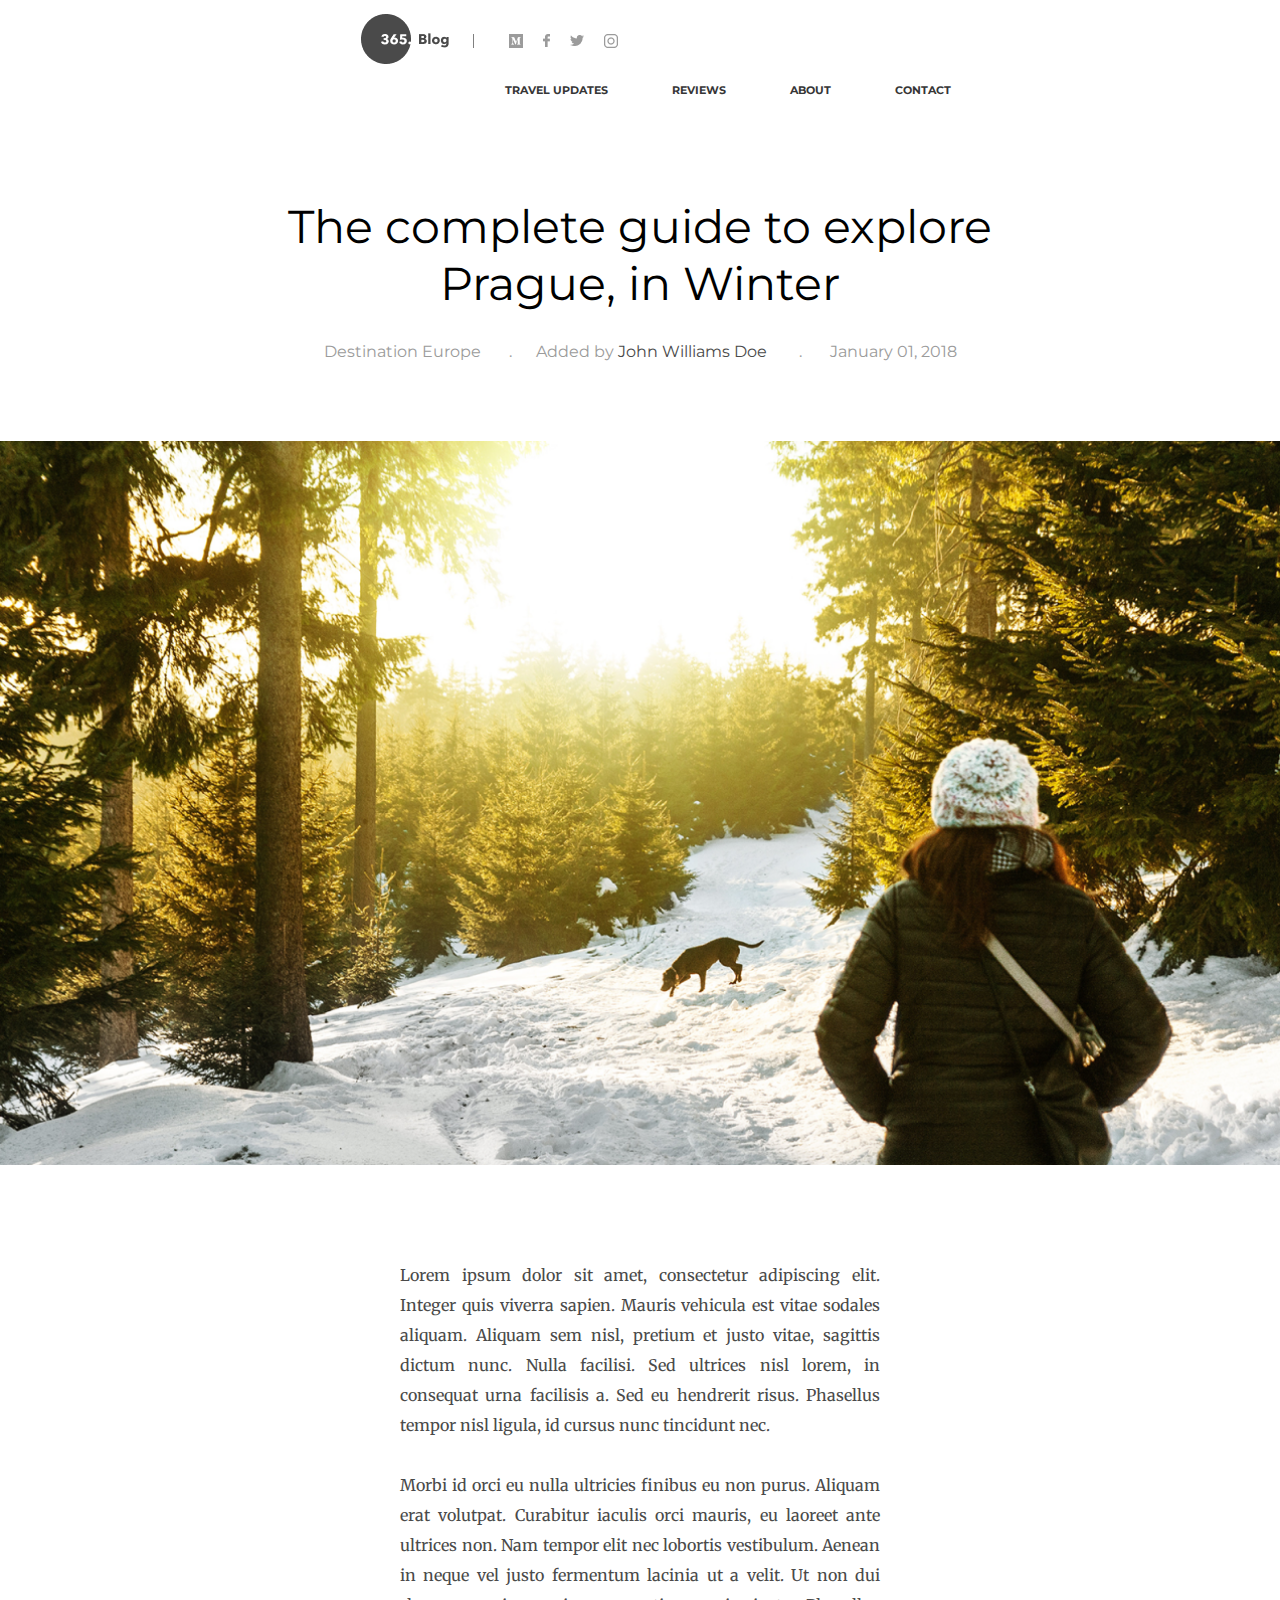
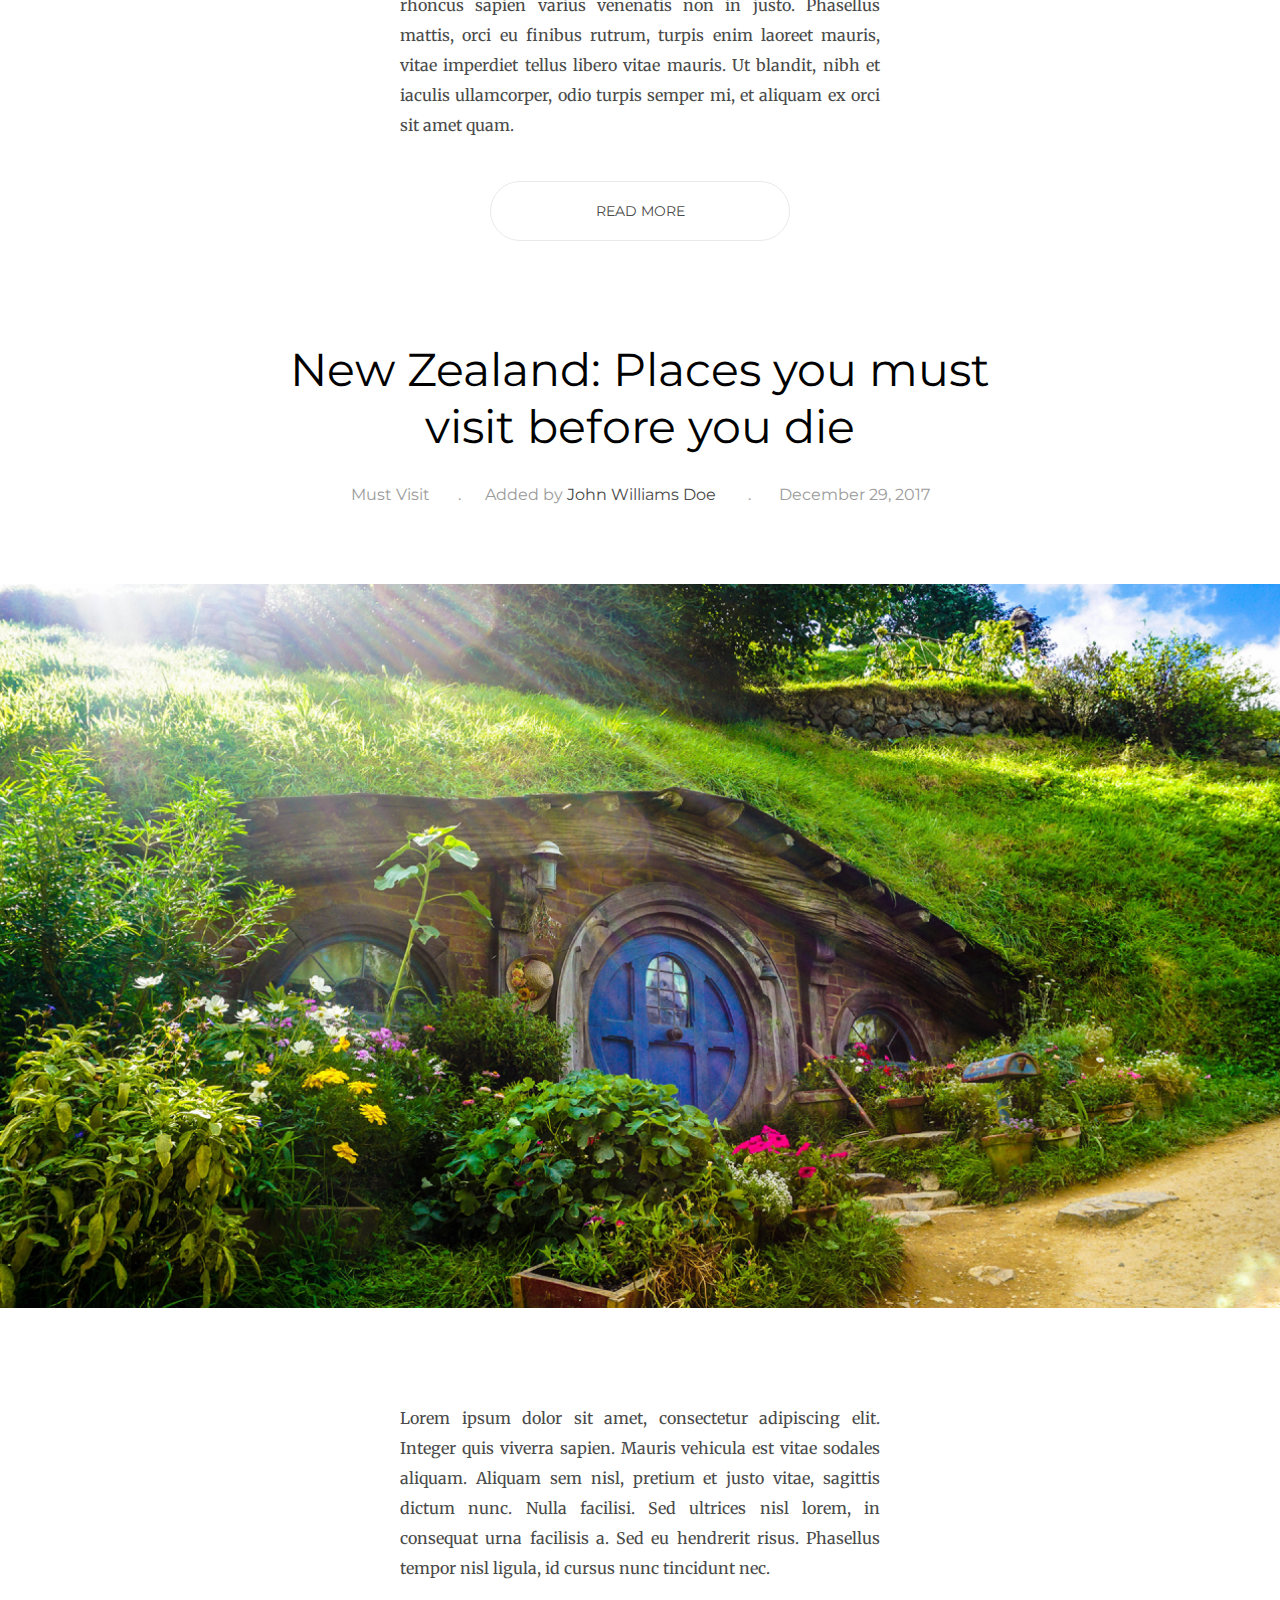
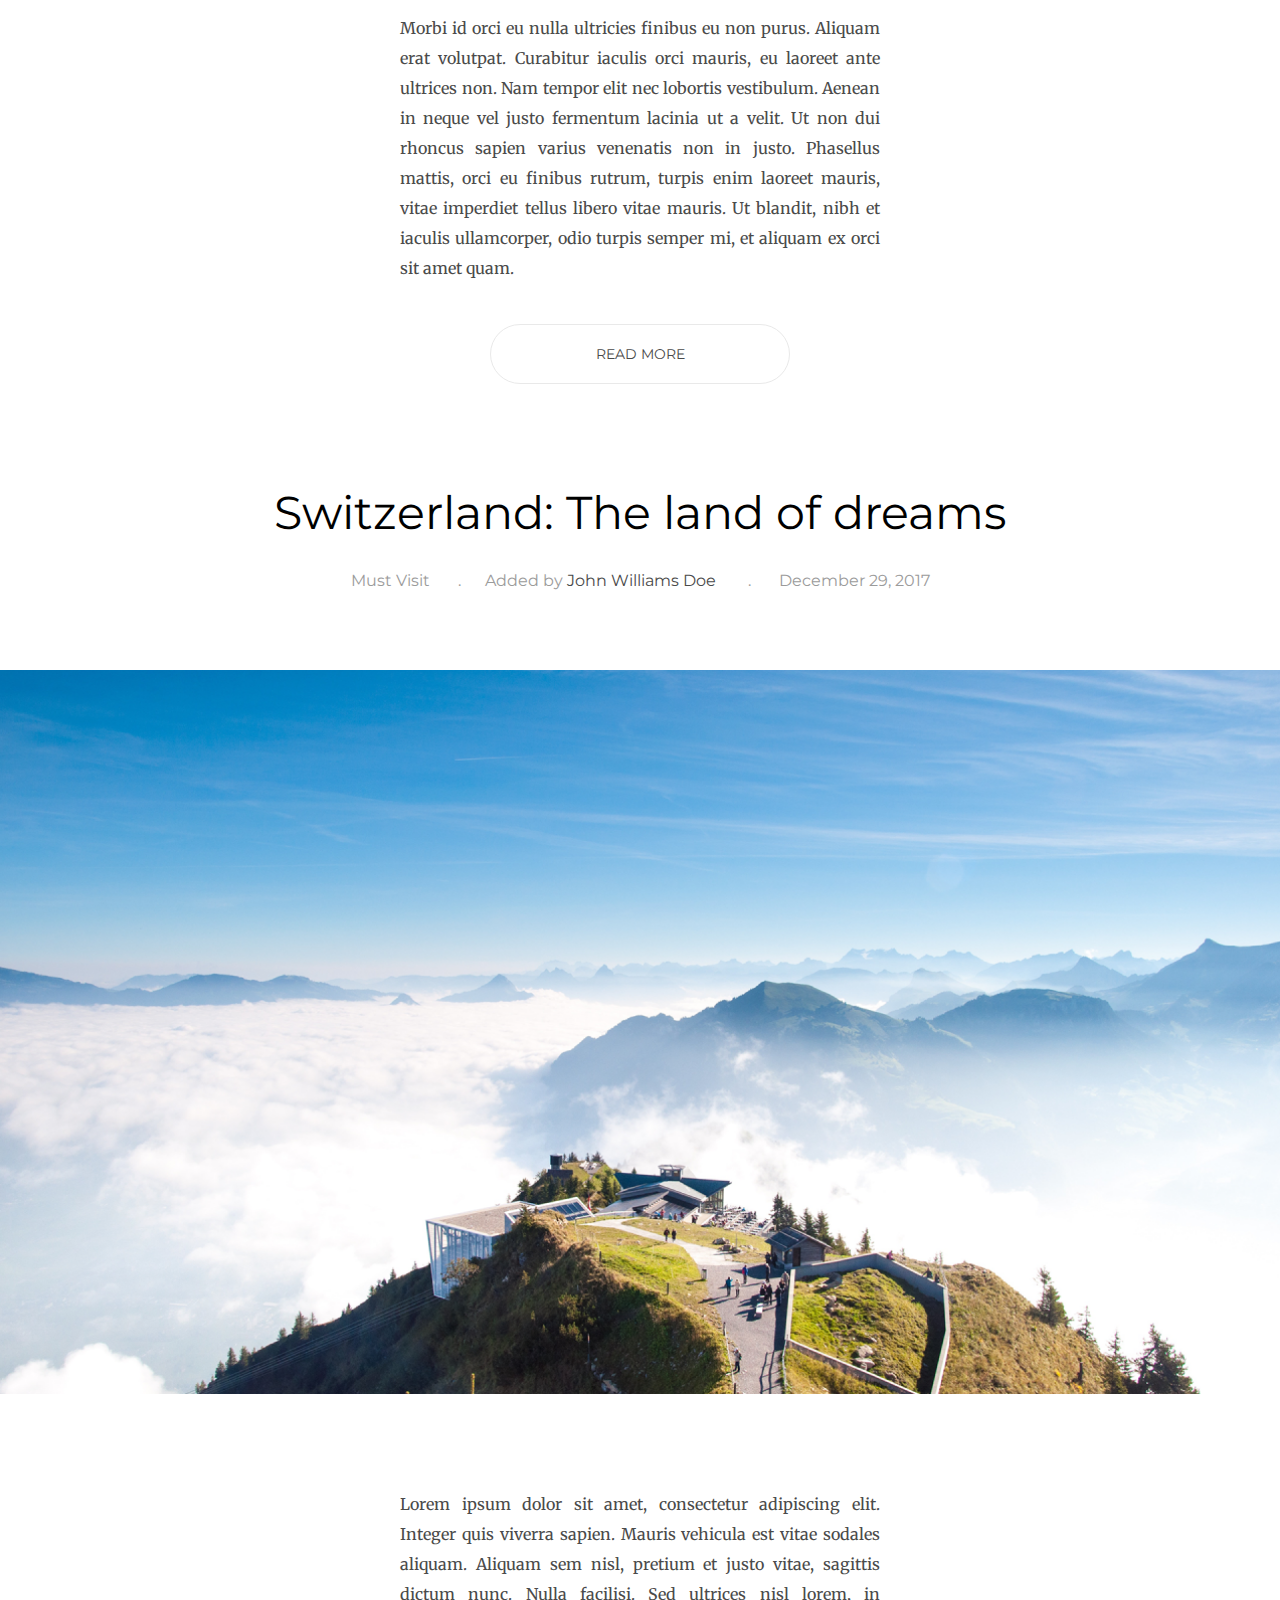
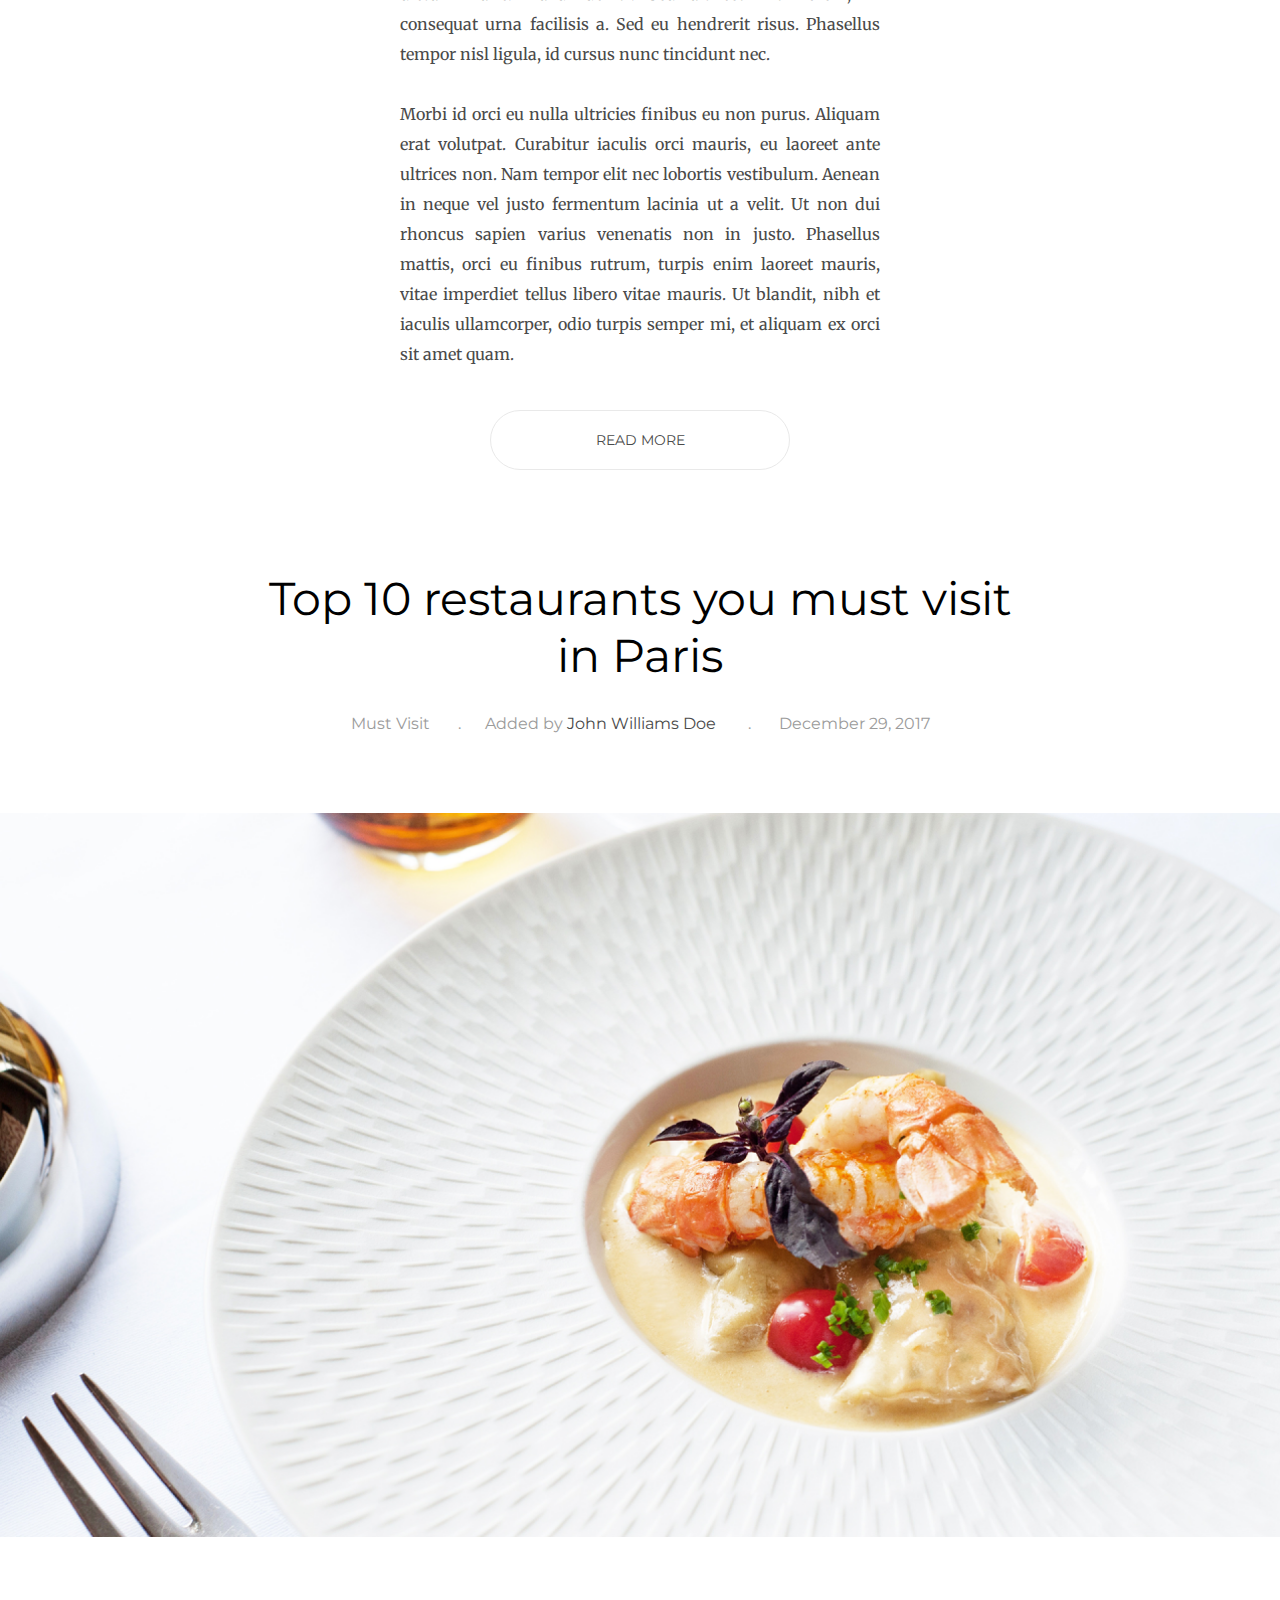
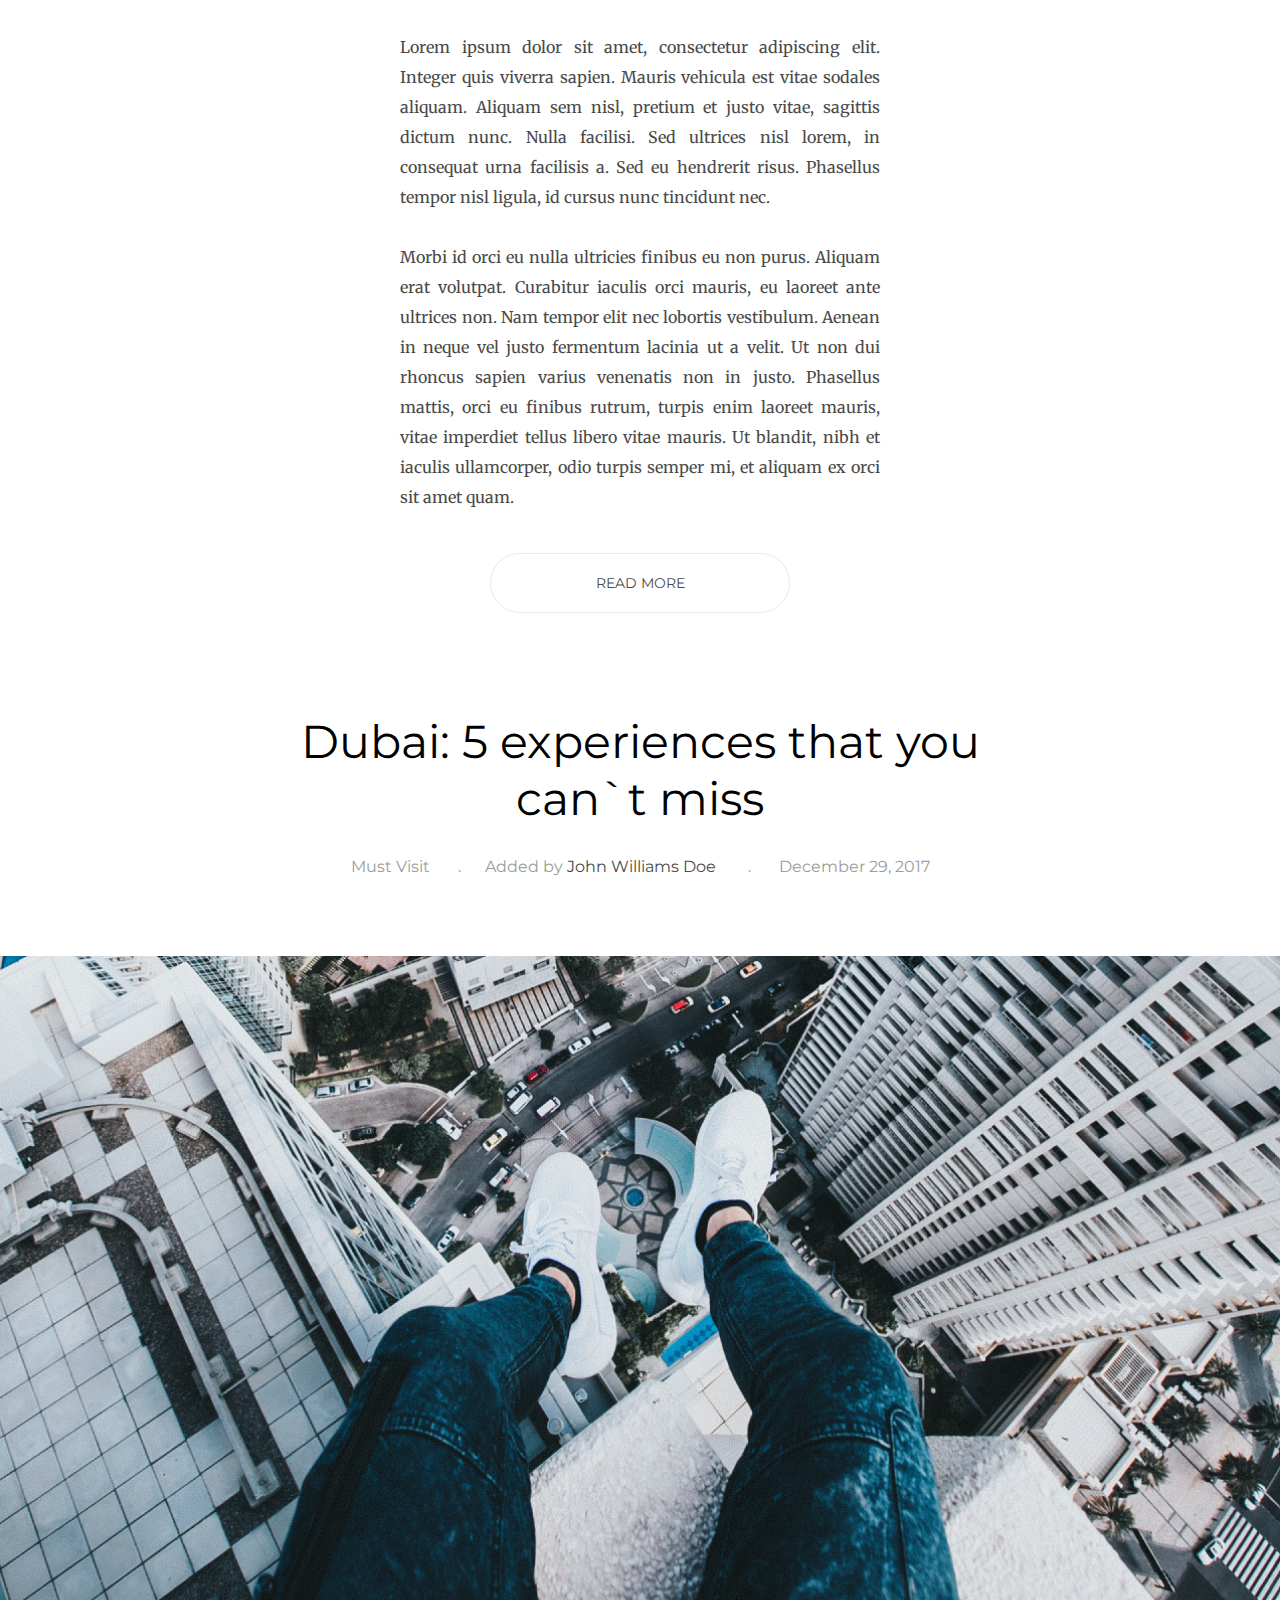
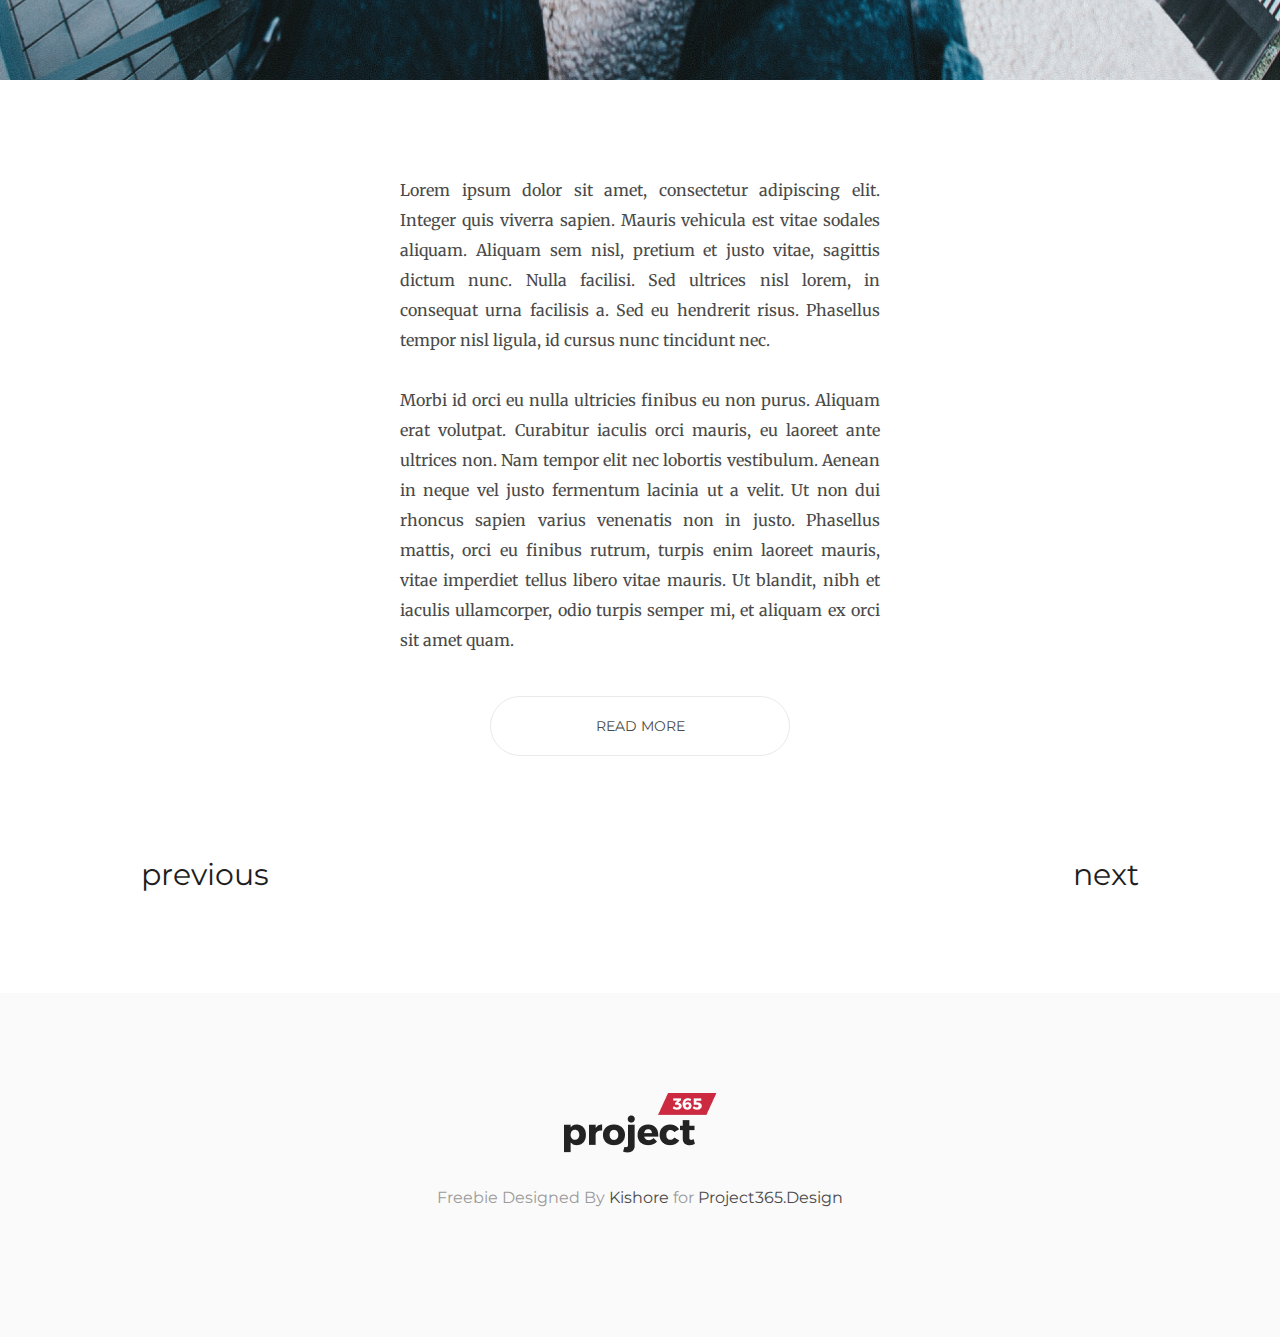
<file: №3.2/index-1.html>
<!DOCTYPE html>
<html lang="en">
<head>
    <meta charset="UTF-8">
    <meta name="viewport" content="width=device-width, initial-scale=1.0">
    <title>Document</title>
    <link rel="stylesheet" href="style/style-1.css">
    <link rel="preconnect" href="https://fonts.googleapis.com">
    <link rel="preconnect" href="https://fonts.gstatic.com" crossorigin>
    <link href="https://fonts.googleapis.com/css2?family=Montserrat&display=swap" rel="stylesheet">
    <link rel="preconnect" href="https://fonts.googleapis.com">
    <link rel="preconnect" href="https://fonts.gstatic.com" crossorigin>
    <link href="https://fonts.googleapis.com/css2?family=Merriweather&display=swap" rel="stylesheet">
</head>
<body>

    <header>
        <nav>
            <div class="logo">
                <img src="img/logo-1.png" alt="Logo 365 Blog">
            </div>
            <div class="vertical-line">
                
            </div>
            <div class="social">
                <img src="img/social.png" alt="Social Networks">
            </div>
            <div class="menu">
                <a href="#">TRAVEL UPDATES</a>
                <a href="#">REVIEWS</a>
                <a href="#">ABOUT</a>
                <a href="#">CONTACT</a>
            </div>
        </nav>
    </header>

    <section>
            <p class="paragraugh-1">The complete guide to explore Prague, in Winter</p>
            <pre class="paragraugh-2">Destination Europe       .      Added by <span>John Williams Doe</span>        .       January 01, 2018</pre>
            <div class="winter">
                <img src="img/snow.png" alt="Winter in Prague">
            </div>
            <div class="paragraugh-3">
                <p>
                    Lorem ipsum dolor sit amet, consectetur adipiscing elit. Integer quis viverra sapien. 
                    Mauris vehicula est vitae sodales aliquam. Aliquam sem nisl, pretium et justo vitae, 
                    sagittis dictum nunc. Nulla facilisi. Sed ultrices nisl lorem, in consequat urna facilisis a. 
                    Sed eu hendrerit risus. Phasellus tempor nisl ligula, id cursus nunc tincidunt nec. <br> <br>
                    Morbi id orci eu nulla ultricies finibus eu non purus. Aliquam erat volutpat. 
                    Curabitur iaculis orci mauris, eu laoreet ante ultrices non. 
                    Nam tempor elit nec lobortis vestibulum. Aenean in neque vel justo fermentum lacinia ut a velit. 
                    Ut non dui rhoncus sapien varius venenatis non in justo. Phasellus mattis, orci eu finibus rutrum, 
                    turpis enim laoreet mauris, vitae imperdiet tellus libero vitae mauris. Ut blandit, nibh et iaculis ullamcorper, 
                    odio turpis semper mi, et aliquam ex orci sit amet quam.
                </p>
            </div>
            <div class="read-more">
                <form action="">
                    <button>READ MORE</button>
                </form>
            </div>
    </section>

    <section>
        <p class="paragraugh-1">New Zealand: Places you must visit before you die</p>
        <pre class="paragraugh-2">Must Visit       .      Added by <span>John Williams Doe</span>        .       December 29, 2017</pre>
        <div class="winter">
            <img src="img/zealand.png" alt="New Zealand">
        </div>
        <div class="paragraugh-3">
            <p>
                Lorem ipsum dolor sit amet, consectetur adipiscing elit. Integer quis viverra sapien. 
                Mauris vehicula est vitae sodales aliquam. Aliquam sem nisl, pretium et justo vitae, 
                sagittis dictum nunc. Nulla facilisi. Sed ultrices nisl lorem, in consequat urna facilisis a. 
                Sed eu hendrerit risus. Phasellus tempor nisl ligula, id cursus nunc tincidunt nec. <br> <br>
                Morbi id orci eu nulla ultricies finibus eu non purus. Aliquam erat volutpat. 
                Curabitur iaculis orci mauris, eu laoreet ante ultrices non. 
                Nam tempor elit nec lobortis vestibulum. Aenean in neque vel justo fermentum lacinia ut a velit. 
                Ut non dui rhoncus sapien varius venenatis non in justo. Phasellus mattis, orci eu finibus rutrum, 
                turpis enim laoreet mauris, vitae imperdiet tellus libero vitae mauris. Ut blandit, nibh et iaculis ullamcorper, 
                odio turpis semper mi, et aliquam ex orci sit amet quam.
            </p>
        </div>
        <div class="read-more">
            <form action="">
                <button>READ MORE</button>
            </form>
        </div>
    </section>

<section>
    <p class="paragraugh-1">Switzerland: The land of dreams</p>
    <pre class="paragraugh-2">Must Visit       .      Added by <span>John Williams Doe</span>        .       December 29, 2017</pre>
    <div class="winter">
        <img src="img/switzerland.png" alt="Switzerland">
    </div>
    <div class="paragraugh-3">
        <p>
            Lorem ipsum dolor sit amet, consectetur adipiscing elit. Integer quis viverra sapien. 
            Mauris vehicula est vitae sodales aliquam. Aliquam sem nisl, pretium et justo vitae, 
            sagittis dictum nunc. Nulla facilisi. Sed ultrices nisl lorem, in consequat urna facilisis a. 
            Sed eu hendrerit risus. Phasellus tempor nisl ligula, id cursus nunc tincidunt nec. <br> <br>
            Morbi id orci eu nulla ultricies finibus eu non purus. Aliquam erat volutpat. 
            Curabitur iaculis orci mauris, eu laoreet ante ultrices non. 
            Nam tempor elit nec lobortis vestibulum. Aenean in neque vel justo fermentum lacinia ut a velit. 
            Ut non dui rhoncus sapien varius venenatis non in justo. Phasellus mattis, orci eu finibus rutrum, 
            turpis enim laoreet mauris, vitae imperdiet tellus libero vitae mauris. Ut blandit, nibh et iaculis ullamcorper, 
            odio turpis semper mi, et aliquam ex orci sit amet quam.
        </p>
    </div>
    <div class="read-more">
        <form action="">
            <button>READ MORE</button>
        </form>
    </div>
</section>

<section>
    <p class="paragraugh-1">Top 10 restaurants you must visit in Paris</p>
    <pre class="paragraugh-2">Must Visit       .      Added by <span>John Williams Doe</span>        .       December 29, 2017</pre>
    <div class="winter">
        <img src="img/food.png" alt="Plate with food">
    </div>
    <div class="paragraugh-3">
        <p>
            Lorem ipsum dolor sit amet, consectetur adipiscing elit. Integer quis viverra sapien. 
            Mauris vehicula est vitae sodales aliquam. Aliquam sem nisl, pretium et justo vitae, 
            sagittis dictum nunc. Nulla facilisi. Sed ultrices nisl lorem, in consequat urna facilisis a. 
            Sed eu hendrerit risus. Phasellus tempor nisl ligula, id cursus nunc tincidunt nec. <br> <br>
            Morbi id orci eu nulla ultricies finibus eu non purus. Aliquam erat volutpat. 
            Curabitur iaculis orci mauris, eu laoreet ante ultrices non. 
            Nam tempor elit nec lobortis vestibulum. Aenean in neque vel justo fermentum lacinia ut a velit. 
            Ut non dui rhoncus sapien varius venenatis non in justo. Phasellus mattis, orci eu finibus rutrum, 
            turpis enim laoreet mauris, vitae imperdiet tellus libero vitae mauris. Ut blandit, nibh et iaculis ullamcorper, 
            odio turpis semper mi, et aliquam ex orci sit amet quam.
        </p>
    </div>
    <div class="read-more">
        <form action="">
            <button>READ MORE</button>
        </form>
    </div>
</section>

<section>
    <p class="paragraugh-1">Dubai: 5 experiences that you can`t miss</p>
    <pre class="paragraugh-2">Must Visit       .      Added by <span>John Williams Doe</span>        .       December 29, 2017</pre>
    <div class="winter">
        <img src="img/legs.png" alt="Plate with food">
    </div>
    <div class="paragraugh-3">
        <p>
            Lorem ipsum dolor sit amet, consectetur adipiscing elit. Integer quis viverra sapien. 
            Mauris vehicula est vitae sodales aliquam. Aliquam sem nisl, pretium et justo vitae, 
            sagittis dictum nunc. Nulla facilisi. Sed ultrices nisl lorem, in consequat urna facilisis a. 
            Sed eu hendrerit risus. Phasellus tempor nisl ligula, id cursus nunc tincidunt nec. <br> <br>
            Morbi id orci eu nulla ultricies finibus eu non purus. Aliquam erat volutpat. 
            Curabitur iaculis orci mauris, eu laoreet ante ultrices non. 
            Nam tempor elit nec lobortis vestibulum. Aenean in neque vel justo fermentum lacinia ut a velit. 
            Ut non dui rhoncus sapien varius venenatis non in justo. Phasellus mattis, orci eu finibus rutrum, 
            turpis enim laoreet mauris, vitae imperdiet tellus libero vitae mauris. Ut blandit, nibh et iaculis ullamcorper, 
            odio turpis semper mi, et aliquam ex orci sit amet quam.
        </p>
    </div>
    <div class="read-more">
        <form action="">
            <button>READ MORE</button>
        </form>
    </div>
    <div class="nav-art">
        <a href="#">previous</a>
        <a href="#">next</a>
    </div>
</section>

<footer>
    <div class="other">
        <img src="img/logo-2.png" alt="Project 365">
        <p class="paragraugh-2">Freebie Designed By <span>Kishore</span> for <span>Project365.Design</span></p>
    </div>
</footer>

</body>
</html>
</file>
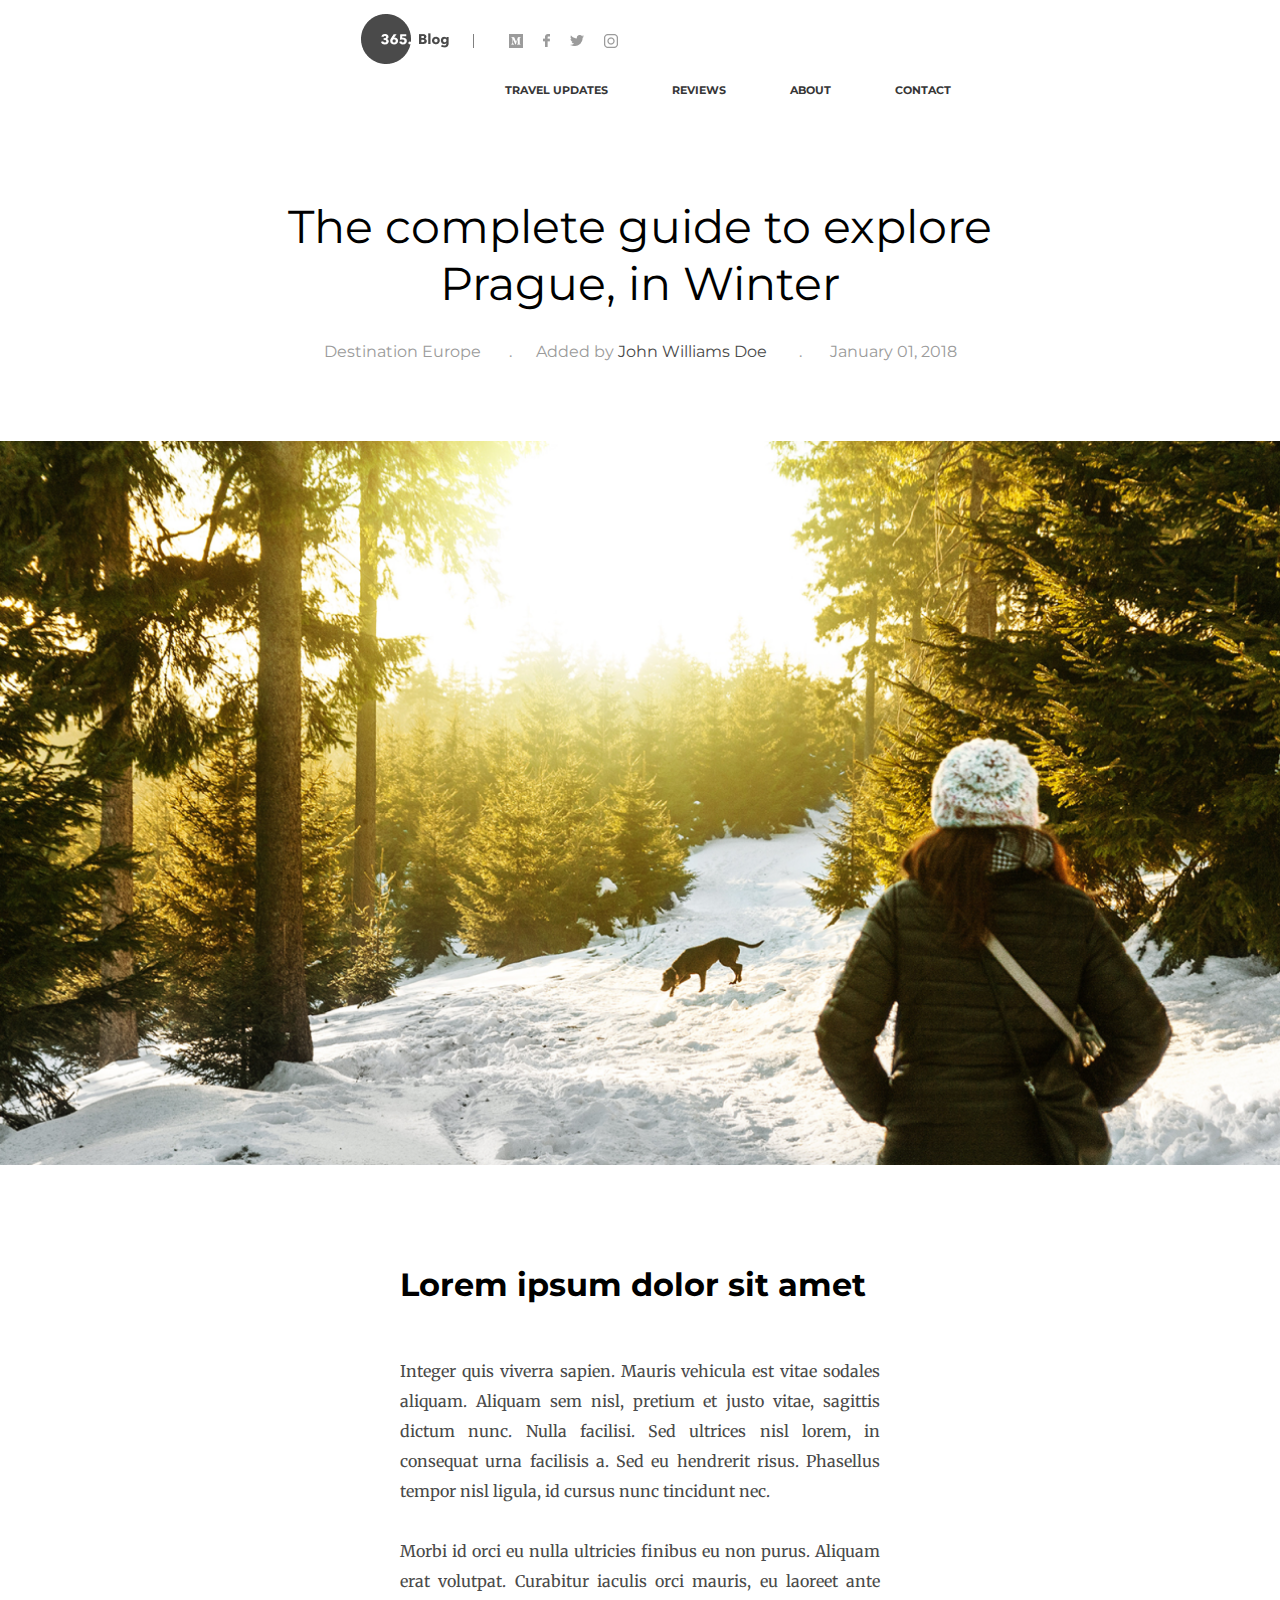
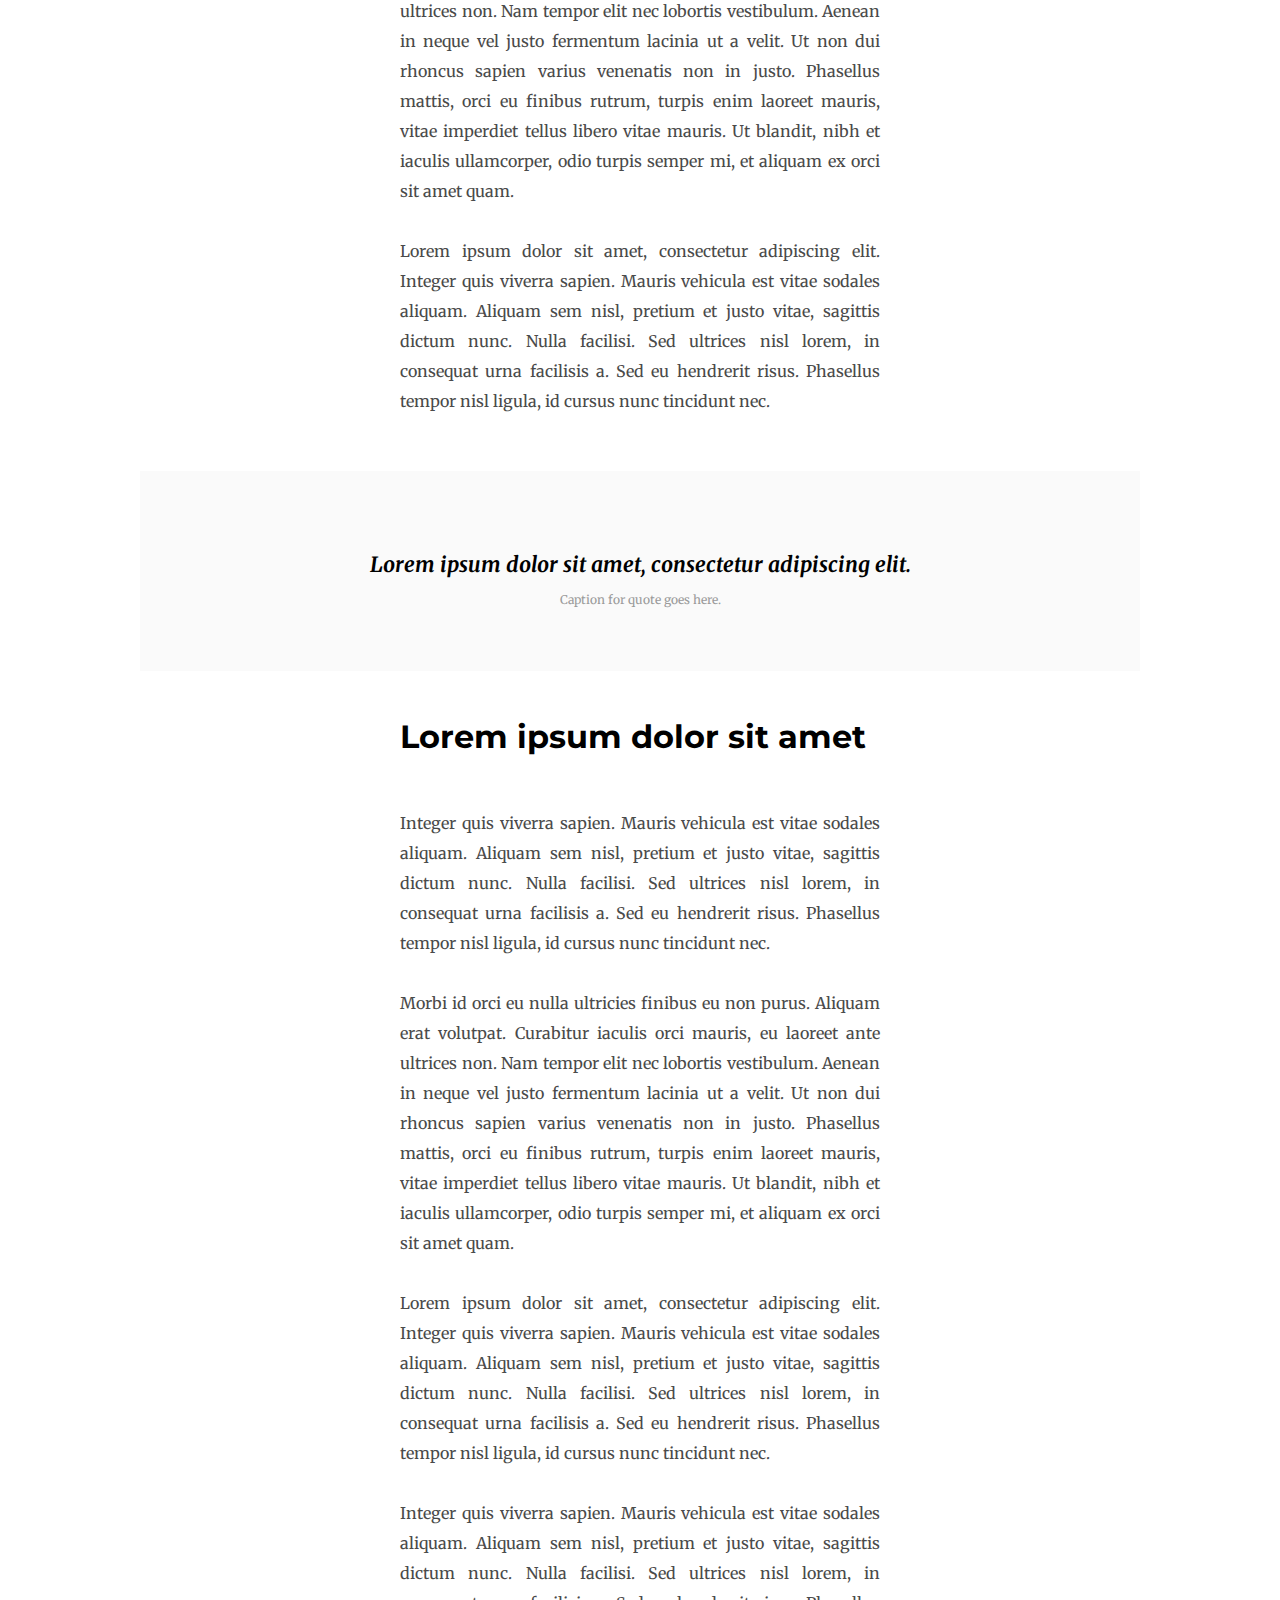
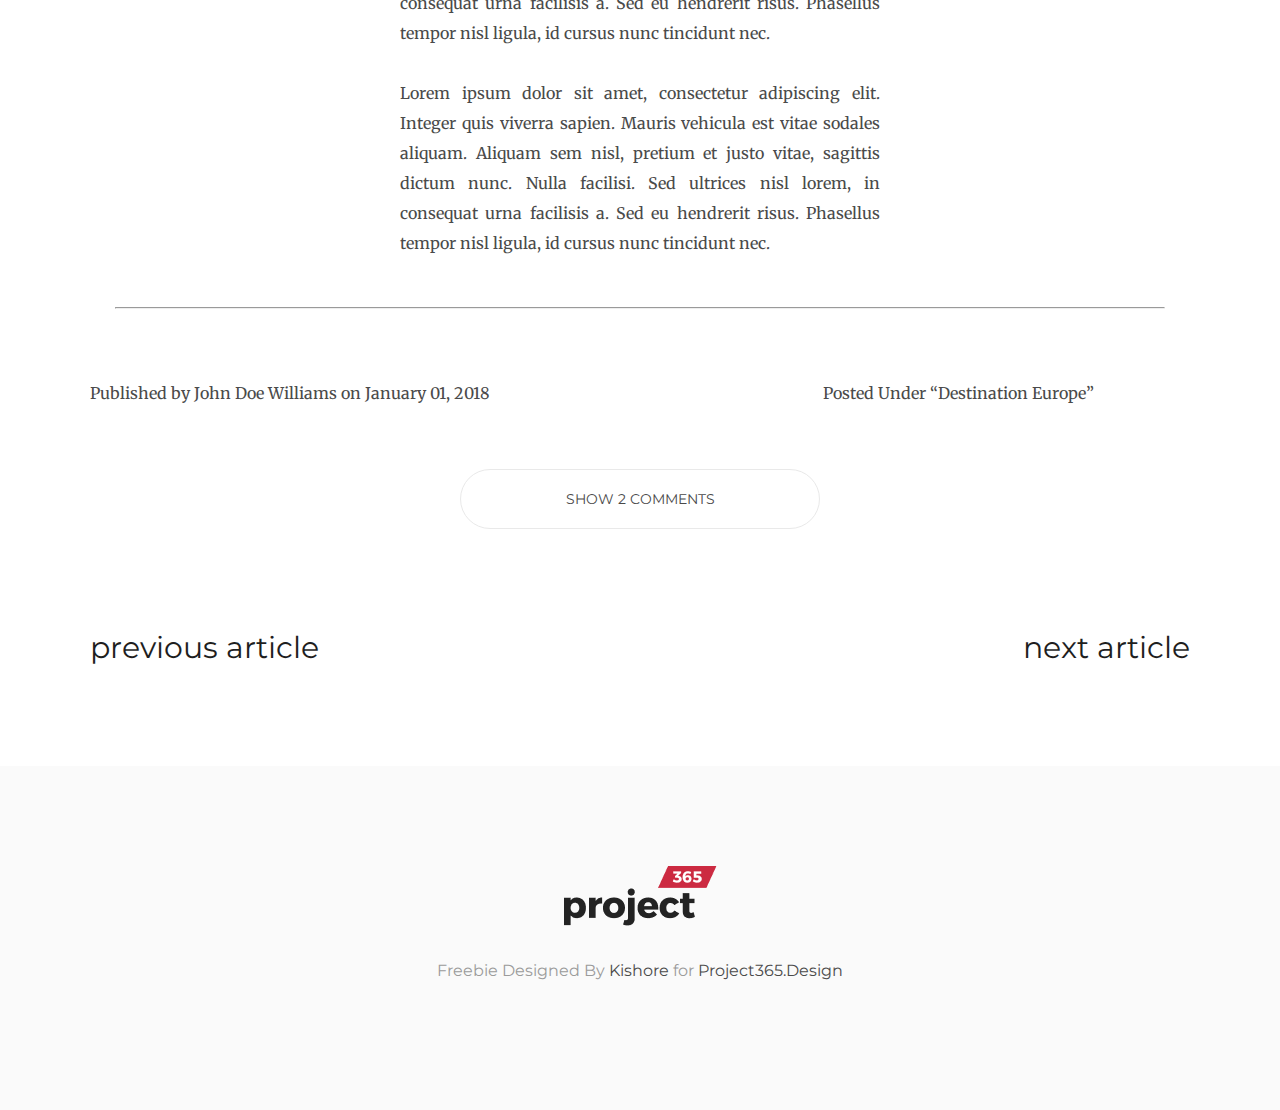
<file: №3.2/index-2.html>
<!DOCTYPE html>
<html lang="en">
<head>
    <meta charset="UTF-8">
    <meta name="viewport" content="width=device-width, initial-scale=1.0">
    <title>Document</title>
    <link rel="stylesheet" href="style/style-2.css">
    <link rel="preconnect" href="https://fonts.googleapis.com">
    <link rel="preconnect" href="https://fonts.gstatic.com" crossorigin>
    <link href="https://fonts.googleapis.com/css2?family=Montserrat&display=swap" rel="stylesheet">
    <link rel="preconnect" href="https://fonts.googleapis.com">
    <link rel="preconnect" href="https://fonts.gstatic.com" crossorigin>
    <link href="https://fonts.googleapis.com/css2?family=Merriweather&display=swap" rel="stylesheet">
</head>
<body>

    <header>
        <nav>
            <div class="logo">
                <img src="img/logo-1.png" alt="Logo 365 Blog">
            </div>
            <div class="vertical-line">
                
            </div>
            <div class="social">
                <img src="img/social.png" alt="Social Networks">
            </div>
            <div class="menu">
                <a href="#">TRAVEL UPDATES</a>
                <a href="#">REVIEWS</a>
                <a href="#">ABOUT</a>
                <a href="#">CONTACT</a>
            </div>
        </nav>
    </header>

    <section>
        <p class="paragraugh-1">The complete guide to explore Prague, in Winter</p>
        <pre class="paragraugh-2">Destination Europe       .      Added by <span>John Williams Doe</span>        .       January 01, 2018</pre>
        <div class="winter">
            <img src="img/snow.png" alt="Winter in Prague">
        </div>
        <div class="paragraugh-3">
            <h1>Lorem ipsum dolor sit amet</h1>
            <p>
                <br>
                Integer quis viverra sapien. Mauris vehicula est vitae sodales aliquam. 
                Aliquam sem nisl, pretium et justo vitae, sagittis dictum nunc. Nulla facilisi.
                Sed ultrices nisl lorem, in consequat urna facilisis a. Sed eu hendrerit risus.
                Phasellus tempor nisl ligula, id cursus nunc tincidunt nec. 
                <br><br>
                Morbi id orci eu nulla ultricies finibus eu non purus. Aliquam erat volutpat. 
                Curabitur iaculis orci mauris, eu laoreet ante ultrices non. 
                Nam tempor elit nec lobortis vestibulum. Aenean in neque vel justo fermentum 
                lacinia ut a velit. Ut non dui rhoncus sapien varius venenatis non in justo. 
                Phasellus mattis, orci eu finibus rutrum, turpis enim laoreet mauris, 
                vitae imperdiet tellus libero vitae mauris. Ut blandit, 
                nibh et iaculis ullamcorper, odio turpis semper mi, 
                et aliquam ex orci sit amet quam.
                <br><br>
                Lorem ipsum dolor sit amet, consectetur adipiscing elit. 
                Integer quis viverra sapien. Mauris vehicula est vitae sodales aliquam. 
                Aliquam sem nisl, pretium et justo vitae, sagittis dictum nunc. Nulla facilisi. 
                Sed ultrices nisl lorem, in consequat urna facilisis a. Sed eu hendrerit risus. 
                Phasellus tempor nisl ligula, id cursus nunc tincidunt nec.
            </p> 
        </div>
    </section>

    <section>
        <div class="lorem">
            <h1>Lorem ipsum dolor sit amet, consectetur adipiscing elit.</h1>
            <p>Caption for quote goes here.</p>
        </div>
    </section>

    <section>
        <div class="paragraugh-3">
            <h1>Lorem ipsum dolor sit amet</h1>
            <p>
                <br>
                Integer quis viverra sapien. Mauris vehicula est vitae sodales aliquam. 
                Aliquam sem nisl, pretium et justo vitae, sagittis dictum nunc. Nulla facilisi.
                Sed ultrices nisl lorem, in consequat urna facilisis a. Sed eu hendrerit risus.
                Phasellus tempor nisl ligula, id cursus nunc tincidunt nec. 
                <br><br>
                Morbi id orci eu nulla ultricies finibus eu non purus. Aliquam erat volutpat. 
                Curabitur iaculis orci mauris, eu laoreet ante ultrices non. 
                Nam tempor elit nec lobortis vestibulum. Aenean in neque vel justo fermentum 
                lacinia ut a velit. Ut non dui rhoncus sapien varius venenatis non in justo. 
                Phasellus mattis, orci eu finibus rutrum, turpis enim laoreet mauris, 
                vitae imperdiet tellus libero vitae mauris. Ut blandit, 
                nibh et iaculis ullamcorper, odio turpis semper mi, 
                et aliquam ex orci sit amet quam.
                <br><br>
                Lorem ipsum dolor sit amet, consectetur adipiscing elit. 
                Integer quis viverra sapien. Mauris vehicula est vitae sodales aliquam. 
                Aliquam sem nisl, pretium et justo vitae, sagittis dictum nunc. Nulla facilisi. 
                Sed ultrices nisl lorem, in consequat urna facilisis a. Sed eu hendrerit risus. 
                Phasellus tempor nisl ligula, id cursus nunc tincidunt nec.
                <br><br>
                Integer quis viverra sapien. Mauris vehicula est vitae sodales aliquam. 
                Aliquam sem nisl, pretium et justo vitae, sagittis dictum nunc. Nulla facilisi.
                Sed ultrices nisl lorem, in consequat urna facilisis a. Sed eu hendrerit risus.
                Phasellus tempor nisl ligula, id cursus nunc tincidunt nec. 
                <br><br>
                Lorem ipsum dolor sit amet, consectetur adipiscing elit. 
                Integer quis viverra sapien. Mauris vehicula est vitae sodales aliquam. 
                Aliquam sem nisl, pretium et justo vitae, sagittis dictum nunc. Nulla facilisi. 
                Sed ultrices nisl lorem, in consequat urna facilisis a. Sed eu hendrerit risus. 
                Phasellus tempor nisl ligula, id cursus nunc tincidunt nec.
            </p> 
        </div>
    </section>

    <section>
        <div class="comments">
            <hr>
            <p>Published by John Doe Williams on January 01, 2018</p>
            <p>Posted Under “Destination Europe” </p>
        </div>
        <div class="show-comments">
            <form action="">
                <button>SHOW 2 COMMENTS</button>
            </form>
        </div>
        <div class="nav-art">
            <a href="#">previous article</a>
            <a href="#">next article</a>
        </div>
    </section>

    <footer>
        <div class="other">
            <img src="img/logo-2.png" alt="Project 365">
            <p class="paragraugh-2">Freebie Designed By <span>Kishore</span> for <span>Project365.Design</span></p>
        </div>
    </footer>
    
</body>
</html>
</file>
<file: №3.1/style/style.css>
*{
    box-sizing: border-box;
}

body{
    margin: 0;
}

.logo-1{
    display: inline-block;
    width: 500px;
    text-align: left;
    vertical-align: bottom;
}

.logo-1 img{
    width:37px;
    height:auto;
    margin: 10px;
}

.social-1{
    display: inline-block;
    width: 500px;
    text-align: right;
    vertical-align: bottom;
}

.social-1 a{
    display: inline-block;
    width: 25px;
    height: auto;
    margin: 17px;
    text-align: right;
}

.logo-2{
    vertical-align: bottom;
    padding: 15px 0px;
} 

.logo-2 img{
    width: 37px;
    height:auto;
    text-align: center;
}

.social-2{
    display: inline-block;
    width: 500px;
    text-align: center;
    vertical-align: bottom;
}

.social-2 a{
    display: inline-block;
    margin: 0px 15px;
    height: auto;
}

.social-2 a img{
    width: 25px;
}

.first-header{
    text-align: center;
    padding: 40px 0px;
    font-size: 0px;
}
.first-section{
    background-color: #FAC960;
    text-align: center;
    padding: 50px 0px;
}

.paragraugh-1{
    color: #8A6D2F;
    font-size: 44px;
    font-family: 'Roboto', sans-serif;

}

.email form input {
    color: #999;
    border: 0px;
    border-radius: 2px 0px 0px 2px;
    height: 50px;
    width: 560px;
    font-size: 30px;
    font-family: 'Roboto', sans-serif;
    padding-left: 30px;
    margin: 1px;
}

button{
    color: #FFF;
    background-color: #A8863D;
    border-radius: 0px 2px 2px 0px;
    border: 0px;
    height: 50px;
    width: 240px;
    font-size: 30px;
    font-family: 'Roboto', sans-serif;
    margin: 1px;
}

.second-section{
    background-color: #F2F2F2;
    text-align: center;
    padding: 50px 0px;
    font-family: 'Roboto', sans-serif;
}

.paragraugh-2{
    font-size: 37px;
    color: rgba(0, 0, 0, 0.56);
}

.paragraugh-3{
    font-size: 23px;
    color: rgba(0, 0, 0, 0.40);
    width: 800px;
    margin: 50px auto;
}

.infinity{
    margin: 50px;
    width: 187px;
    height: auto;
}

.third-section{
    background-color: #FFF;
    text-align: center;
    padding: 50px 0px;
    font-family: 'Roboto', sans-serif;
}

.fourth-section{
    background-color: #FAC960;
    text-align: center;
    padding: 40px 0px;
    
}

.paragraugh-4{
    font-family: 'Roboto', sans-serif;
    color: rgba(0, 0, 0, 0.40);
    font-size: 22px;

}
.text form input{
    height: auto;
    width: 61px;
    border-radius: 3px;
    border: 0px;
    text-align: center;
}

footer{
    text-align: center;
    background-color: #F2F2F2;
    padding: 40px;
    font-size: 0px;
}
</file>
<file: №4.1/style/style.css>
*{
    box-sizing: border-box;
}

body{
    margin: 0px;
    background-color: #C4C4C4;
}

.sq-1{
    width: 512px;
    height: 512px;
    background-color: #000000;
    position: relative;
    top: 100px;
    left: 100px;
}

.diya{
    position: absolute;
    top: 128px;
    left: 101px;
}

.ua{
    position: absolute;
    width: 80px;
    height: 60px;
    border-radius: 6px;
    background-color: blue;
    bottom: 109px;
    left: 215px;
    overflow: hidden;
}

.yellow-1{
    background-color: yellow;
    position: absolute;
    width: 80px;
    height: 30px;
    top: 30px;
}

.sq-2{
    width: 512px;
    height: 512px;
    position: relative;
    left: 550px;
    z-index: 1;
}

.yellow-2{
    position: absolute;
    width: 512px;
    height: 512px;
    background-color: #FFCE22;
}

.blue-1{
    position: absolute;
    z-index: 1;
}

.sign-1{
    position: absolute;
    top: 144px;
    left: 55px;
    z-index: 2;
}

.sq-3{
    width: 512px;
    height: 512px;
    position: relative;
    left: 1000px;
    background-color: #FFF;
    top: -72px;
    border-top: 2px solid #2137FC;
    border-bottom: 2px solid #2137FC;
}

.circle{
    position: absolute;
    background-color: #FFCE22;
    width: 444px;
    height: 444px;
    border-radius: 444px;
    top: 34px;
    left: 34px;
    overflow: hidden;
}

.sign-2{
    position: absolute;
    z-index: 1;
    top: 210px;
    left: 23px;
}
</file>
<file: №5.1/style.css>
*{
    box-sizing: border-box;
}
.main{
    background-image: url(../№5.1/img/stranger.png);
    background-repeat: no-repeat;
    background-size: cover;
    background-position: center center;
    background-attachment: fixed;
    min-height: 100vh;
    margin: 0 auto;
    padding: 50px 50px ;
    line-height: normal;
}
.top{
   display: flex;
   width: 100%;
   align-items: center;
   justify-content: space-between;
}
.logo{
    display: flex;
    width: 50%;
    align-items: center;
}
.netflix{
    margin-right: 20px;
}
.netflix img{
    max-width: 100%;
}
@font-face {
    font-family: "Kyiv Type Titling";
    src: url("kyivtypetitling/KyivTypeTitling.woff2") format("woff2");
}
.date{
    color: #C8C8C8;
    font-size: 24px;
    padding-left: 20px;
    border-left: 3px solid white;
    font-family: "Kyiv Type Titling", sans-serif;
}
.profile{
    display: flex;
    width: 15%;
    align-items: center;
    justify-content: flex-end;
    gap: 4vw;
}
.search a{
    text-align: center;
    color: white;
    text-decoration: none;
    font-size: 30px;
}
.circle a img{
    max-width:100%
}
.center{
    color: #FFF;
    font-family: 'Inter', sans-serif;
    margin-top: 70px;
}
.genre{
    display: flex;
    gap: 1.5vw;
    font-size: 32px;
    max-width: 100%;
}
.genre p, .short-info p{
    border-left: 3px solid white;
    border-right: 3px solid white;
    padding: 0px 15px;
}
.movie-name{
    font-size: 64px;
    margin: 30px 0px;
}
.short-info{
    display: flex;
    gap: 1vw;
    font-size: 28px;
    min-width: 100%;
}
.short-info .grey{
    color: #A7A6A6;
}
.description{
    color: #A7A6A6;
    margin: 30px 0px;
    max-width: 65%;
    font-size: 24px;
}
.stars{
    font-size: 24px;
    letter-spacing: 5px;
}
.stars span{
    color: yellow;
}
.watch-bt{
    display: flex;
    max-width: 100%;
    gap: 4vw;
}
.watch-bt button{
    margin-top: 30px;
    border-radius: 10px;
    border: 0px;
    color: #FFF;
    padding: 16px 34px;
    max-width: 40%;
    font-size: 22px;
    font-family: 'Inter', sans-serif;
}
.watch-bt :nth-child(1){
    background: #D40D1F;
    border: 3px solid #D40D1F;
}
.watch-bt :nth-child(2){
    background: none;
    border: 3px solid #FFF;
}
.week-bt{
    display: flex;
    width: 100%;
    justify-content: space-between;
    margin: 50px 0px 20px 0px;
    font-size: 22px;
}
.week{
    width: 50%;
}
.next-bt{
    display: flex;
    gap: 3vw;
}
.next-bt a{
    text-decoration: none;
    color: #A7A6A6;
    background-color: none;
    width:50%;
    font-size: 35px;
}
.next-bt a:hover{
    color: #FFFFFF;
}
.block-movies{
    display: flex;
    flex-wrap: wrap;
    max-width: 65%;
}
.movie{
    display: flex;
    width: 100%;
    justify-content: space-between;
}
.movie img{
    max-width: 19%;
}
.age{
    background: rgba(255, 255, 255, 0.49);
    position: fixed;
    bottom: 100px;
    right: 0px;
    width: 10%;
    padding: 15px 15px;
    border-left: 20px solid #D40D1F;
}
@media screen and (max-width: 960px) {
    .logo{
        width: 60%;
    }
    .block-movies{
        max-width: 80%;
    }
    .date{
        padding-left: 15px
    }
    .netflix{
        margin-right: 15px;
    }
    .genre p, .short-info p{
        padding: 0px 10px;
    }
    .genre, .description, .short-info,
    .date, .search a, .stars{
        font-size: 3vw;
    }
    .movie-name{
        font-size: 7vw;
    }
    .watch-bt button, .week{
        font-size: 2.5vw;
    }
    .next-bt a{
        font-size: 4vw;
    }
}
@media screen and (max-width: 720px) {
    .age{
        display: none;
    }
    .logo{
        width: 65%;
    }
    .netflix{
        max-width: 40%;
    }
    .block-movies{
        max-width: 100%;
    }
    .watch-bt button{
        padding: 8px 17px;
    }
    .circle a img{
        min-width: 30px;
    }
}

@media screen and (max-width: 600px) {
    .main{
        padding: 25px 25px 25px 25px;
    }
    .center{
        margin-top: 30px;
    }
    .date{
        padding-left: 10px;
        border-left: 1px solid white;
    }
    .netflix{
        margin-right: 10px;
    }
    .genre p, .short-info p{
        border-left: 1px solid white;
        border-right: 1px solid white;
        padding: 0px 7px;
    }
    .short-info p{
        padding: 0px 4px;
    }
    .movie-name, .description{
        margin: 15px 0px;
    }
    .week-bt{
        margin: 20px 0px 10px 0px;
    }
    .watch-bt button{
        margin-top: 15px;
        border-radius: 5px;
    }
    .watch-bt :nth-child(1){
        border: 1px solid #D40D1F;
    }
    .watch-bt :nth-child(2){
        border: 1px solid #FFF;
    }
    
}
</file>
<file: №6/style.css>
*{box-sizing:border-box}body{font-family:"Nunito Sans",sans-serif;position:relative}body::before{content:"";display:block;width:10%;background:#f9f9f9;position:absolute;z-index:-1;top:0px;bottom:0px;left:15%}.menu{width:80%;margin:0 auto}header{padding:55px 0px}header .menu{display:flex;justify-content:space-between;align-items:center}header .logo{font-family:"Roboto",sans-serif;font-size:32px;font-weight:900;letter-spacing:2px}header a{margin:0px 20px;color:#000;-webkit-text-decoration:dashed;text-decoration:dashed;font-size:19px;position:relative}header a:hover::after{content:"";position:absolute;display:block;width:7px;height:7px;border-radius:7px;left:50%;bottom:-10px;background:#f2994a}header input{background:none;border:none;text-align:right;font-size:19px;width:120px}header input::-moz-placeholder{color:#000}header input::placeholder{color:#000}section{padding:100px 0px 50px}section .menu{display:flex;justify-content:space-between}section .main-image{width:40%}section .main-image img{width:100%;height:auto}section .content{width:50%}section .text{padding-right:10%;border-right:1px solid #333}section .text h2{font-size:24px;color:#f2994a;font-weight:700}section .text h1{font-size:65px;font-weight:800;padding-top:20px;padding-bottom:50px}section .text p{position:relative;padding-top:40px;font-family:"Roboto",sans-serif;font-size:16px;width:75%;color:#4f4f4f}section .text p::before{content:"";position:absolute;width:200px;height:6px;top:0px;background-color:#f2994a;border-radius:4px}section .social{display:flex;justify-content:space-between;align-items:center;margin-top:40px}section .watch{display:flex;gap:20px}section label{color:#3f9ab7;font-size:75px;border-radius:100px}section label:hover{color:#f2994a}section input{border:none;background:none;font-size:18px;font-weight:700}section input:hover{color:#fff;background:#f2994a;border-radius:20px}section .networks{display:flex;flex-direction:column;row-gap:20px;align-items:center}section a{display:flex;justify-content:center;align-items:center;color:#000;width:35px;height:35px;text-decoration:none}section a:hover{color:#fff;background:#f2994a;border-radius:50px}footer{width:100%;background:#3f9ab7;padding:30px 0px;margin-bottom:45px}footer .menu{display:flex;justify-content:center;align-items:center}footer .clients{display:flex}footer .image-profile{width:55px;height:55px;border-radius:55px;position:relative;overflow:hidden;left:-15px}footer .image-profile:nth-child(1){left:0px}footer .image-profile:nth-child(2){left:-22.5px}footer .image-profile:nth-child(3){left:-45px}footer .image-profile:hover{box-shadow:10px 10px 100px 15px #faf7fa}footer .info-clients{color:#fff;font-size:20px}footer .info-clients strong{font-size:24px;font-weight:700}@media(max-width: 1280px){header{padding-bottom:0px}header .menu{flex-direction:column;row-gap:35px}section .menu{flex-direction:column;align-items:center}section .main-image{margin-bottom:30px;width:80%}section .content{width:80%}}@media(max-width: 600px){header nav{display:flex;flex-direction:column;align-items:center;row-gap:20px}section .text h1{font-size:40px;padding-bottom:30px}section .text p{padding-top:30px}section .text p::before{width:100px;height:3px}section .social{flex-direction:column;align-items:center;margin-top:40px}section .networks{padding-top:20px;gap:40px;flex-direction:row}}
</file>
<file: №7/style.css>
*{box-sizing:border-box}.block{width:85%;margin:0 auto;padding:120px 0px 100px 0px;min-height:100%;font-family:"Philosopher",sans-serif}.heading{font-size:40px;color:#000;font-weight:700}.heading span{color:#f90}.btn-more{align-self:flex-end;width:124px;border-bottom:5px solid #ffe600}.btn-more button{background:none;border:none;font-size:24px;font-family:"Philosopher",sans-serif}.orange-lines{position:absolute;top:25%;z-index:-1;width:100%;height:50%;padding:200px 0px;border-bottom:5px solid #f90;border-top:5px solid #f90}.first-section{background-image:url(../№7/img/main-image.png);background-color:gray;background-blend-mode:multiply;background-position:center;background-repeat:no-repeat;background-size:cover;min-height:100vh}.first-section .menu{display:flex;justify-content:space-between;align-items:center}.first-section .logo{font-size:40px;color:#fff;font-weight:700}.first-section .logo span{color:#f90}.first-section nav{display:flex;gap:20px;font-size:24px}.first-section nav a{text-decoration:none;color:#fff}.first-section nav a:hover{color:#f90}.first-section .tour{font-size:24px;color:#f90}.first-section .welcome-text{display:flex;justify-content:space-around;gap:50px;color:#fff;margin-top:300px}.first-section .welcome-text h1{width:35%;font-size:80px;text-align:right}.first-section .welcome-text h1 span{color:#f90}.first-section .welcome-text .text{width:45%;display:flex;flex-direction:column;row-gap:10px;font-size:34px}.first-section .welcome-text .text h2{color:#f90;align-self:flex-end}.second-section{background:#f6fdee}.second-section .block{display:flex;flex-direction:column}.second-section h1{font-size:24px;color:#f90;font-weight:700;margin:30px 0px 10px 0px}.second-section p{font-size:18px;margin:20px 0px 30px 0px;width:50%}.second-section .photo-stories{display:grid;margin:70px 0px 35px 0px;grid-template-columns:1fr 1fr 1fr;-moz-column-gap:60px;column-gap:60px;grid-template-areas:"left-side-up center right-side-up" "left-side-down center right-side-down"}.second-section .photo-stories img{width:100%;height:auto}.second-section .photo-stories .story{width:100%}.second-section .photo-stories .number-1{grid-area:left-side-up}.second-section .photo-stories .number-2{grid-area:center}.second-section .photo-stories .number-2 h1{margin-top:0px;text-align:center}.second-section .photo-stories .number-2 p{margin:20px auto 30px auto;text-align:center}.second-section .photo-stories .number-3{grid-area:right-side-up}.second-section .photo-stories .number-4{grid-area:left-side-down}.second-section .photo-stories .number-5{grid-area:right-side-down}.third-section{position:relative}.third-section .block{display:flex;flex-direction:column}.third-section .photo-content{display:flex;justify-content:space-between;gap:60px;margin:50px 0px 30px 0px}.third-section .photo-content .content{width:100%;color:#fff;background-color:gray;background-blend-mode:multiply;background-position:center;background-repeat:no-repeat;background-size:cover;padding:400px 20px 75px 20px}.third-section .photo-content h1{position:relative;font-size:24px}.third-section .photo-content h1::after{content:"";position:absolute;bottom:-5px;left:0px;width:100px;background-color:#ffe600;height:5px}.third-section .photo-content p{width:95%;margin-top:25px;font-size:18px}.third-section .photo-content .london{background-image:url(../№7/img/london.png)}.third-section .photo-content .dubai{background-image:url(../№7/img/dubai.png)}.third-section .photo-content .paries{background-image:url(../№7/img/paries.png)}.third-section .photo-content .new-york{background-image:url(../№7/img/new-york.png)}.fourth-section{background-image:url(../№7/img/mountain-1.png);background-position:center;background-repeat:no-repeat;background-size:cover;min-height:50vh}.fourth-section .btn-more{width:133px}.fourth-section .text-dirigible{width:85%;display:flex;margin:150px auto;gap:10vw}.fourth-section .dirigible{width:100%}.fourth-section .dirigible img{width:100%;height:auto}.fourth-section .expertise{display:flex;flex-direction:column}.fourth-section p{font-size:18px;margin:20px 0px}.fifth-section{position:relative}.fifth-section .block{display:flex;flex-direction:column}.fifth-section .btn-more{width:146px}.fifth-section .photo-people{display:grid;grid-template-columns:3fr 2.5fr 4.5fr;margin:50px 0px 30px 0px;-moz-column-gap:20px;column-gap:20px}.fifth-section .photo-people .photo-block{display:grid;gap:20px;max-height:-moz-max-content;max-height:max-content}.fifth-section .photo-people .photo-block img{width:100%;min-height:100%}.fifth-section .photo-people .left{grid-template-rows:4.4fr 3fr 2.6fr;grid-template-areas:"left-1 left-1" "left-2 left-3" "left-4 left-4"}.fifth-section .photo-people .left .left-1{grid-area:left-1}.fifth-section .photo-people .left .left-2{grid-area:left-2}.fifth-section .photo-people .left .left-3{grid-area:left-3}.fifth-section .photo-people .left .left-4{grid-area:left-4}.fifth-section .photo-people .right{grid-template-rows:5.5fr 2.4fr 2.1fr;grid-template-areas:"right-1 right-1 right-1" "right-2 right-3 right-5" "right-2 right-4 right-5"}.fifth-section .photo-people .right .right-1{grid-area:right-1}.fifth-section .photo-people .right .right-2{grid-area:right-2}.fifth-section .photo-people .right .right-3{grid-area:right-3}.fifth-section .photo-people .right .right-4{grid-area:right-4}.fifth-section .photo-people .right .right-5{grid-area:right-5;height:100%}.sixth-section{background:#f6fdee}.sixth-section .block{display:flex;flex-direction:column;padding-bottom:0px}.sixth-section .achivements{display:grid;margin-top:90px;grid-template-columns:2fr 4.5fr 3.5fr;-moz-column-gap:100px;column-gap:100px}.sixth-section .achivements img{width:100%;height:auto}.sixth-section .achivements .left-a{display:flex;flex-direction:column;gap:55px}.sixth-section .achivements .right-a{position:relative;top:-40px}.sixth-section .achivements .right-a img{height:45%}.seventh-section{background-image:url(../№7/img/mountain-2.png);background-position:center;background-repeat:no-repeat;background-size:cover;min-height:100vh}.seventh-section .block{padding-bottom:0px}.seventh-section h1{text-transform:uppercase;margin-bottom:40px;font-weight:700}.seventh-section p{line-height:45px}.seventh-section .block-office{width:100%}.seventh-section .mail-info{width:100%;font-size:30px;display:grid;margin-top:100px;gap:50px;grid-template-columns:2.2fr 2.6fr 2.6fr 2.6fr;grid-template-rows:1fr 1fr}.seventh-section .mail-info .new-york-office{grid-column-start:2}.seventh-section .mail-info .mail-to-us{grid-column-start:3;grid-column-end:5}.seventh-section .mail-info .mail-to-us form{display:flex;flex-direction:column}.seventh-section .mail-info .mail-to-us form input{font-family:"Philosopher",sans-serif;font-size:30px;padding:15px 0px;background:none;border:none;border-bottom:1px solid #000}.seventh-section .mail-info .mail-to-us form input::-moz-placeholder{color:#000}.seventh-section .mail-info .mail-to-us form input::placeholder{color:#000}.seventh-section .mail-info .mail-to-us form input:focus{outline:none}.seventh-section .send-button{display:flex;justify-content:right;margin-top:30px}.seventh-section .send-button button{border:none;background-color:#f90;border-radius:5px;font-size:40px;font-weight:700;padding:10px 60px;font-family:"Philosopher",sans-serif}.seventh-section .privacy-police{display:flex;justify-content:space-between;border-top:1px solid #000;font-size:18px;padding:40px 0px;margin-top:100px}@media(max-width: 1440px){.third-section .photo-content .content{padding:300px 15px 75px 15px}.seventh-section .mail-info{font-size:24px}.seventh-section .mail-info .mail-to-us form input{font-size:24px}}@media(max-width: 1250px){.first-section .welcome-text h1{text-align:left}.second-section p{width:75%}.third-section .photo-content .content{padding:250px 10px 75px 10px}}@media(max-width: 1024px){.block{align-items:center;padding-top:75px}.heading{text-align:center}.btn-more{align-self:center}.first-section .menu{flex-direction:column;row-gap:20px}.first-section .welcome-text{flex-direction:column;align-items:center;margin-top:150px}.first-section .welcome-text h1{width:100%;text-align:center}.first-section .welcome-text .text{width:100%;row-gap:30px;text-align:center}.first-section .welcome-text .text h2{align-self:center}.second-section .photo-stories{grid-template-columns:1fr;row-gap:10px;grid-template-areas:"left-side-up" "left-side-down" "center" "right-side-up" "right-side-down"}.second-section h1,.second-section p{margin:10px auto 20px auto;text-align:center}.third-section .photo-content{flex-direction:column;align-items:center;row-gap:30px}.third-section .photo-content .content{width:60%;padding:400px 10px 75px 10px}.fourth-section .text-dirigible{flex-direction:column;margin:100px auto}.fourth-section .expertise{align-items:center;text-align:center}.fourth-section p{text-align:center}.fifth-section .photo-people{grid-template-columns:1fr;width:80%;gap:20px}.fifth-section .center{height:40%}.sixth-section .achivements{grid-template-columns:1fr;row-gap:30px;width:70%}.sixth-section .achivements .left-a{gap:20px}.seventh-section h1{text-align:center;margin-bottom:20px}.seventh-section p{text-align:center}.seventh-section .mail-info{display:flex;flex-direction:column;font-size:30px;row-gap:100px}.seventh-section .mail-info .mail-to-us form input{font-size:30px}.seventh-section .send-button{justify-content:center}.seventh-section .privacy-police{flex-direction:column;gap:20px;padding:20px 0px}}@media(max-width: 600px){.heading{font-size:30px}.first-section nav{flex-direction:column;align-items:center}.first-section .welcome-text{margin-top:75px}.first-section .welcome-text h1{font-size:60px}.first-section .welcome-text .text{font-size:24px}.third-section .photo-content .content{width:80%;padding:200px 10px 75px 10px}.third-section .photo-content h1{text-align:center}.third-section .photo-content h1::after{width:15vw;left:38%}.third-section .photo-content p{text-align:center;width:95%;margin-top:25px;font-size:18px}.fifth-section .photo-people{grid-template-columns:1fr;width:80%;gap:10px}.fifth-section .photo-people .photo-block{gap:10px}.seventh-section .mail-info{font-size:24px;row-gap:75px}.seventh-section .mail-info .mail-to-us form input{font-size:24px}}
</file>
<file: №8/style.css>
:root{
    --white-color:#FFF;
    --green-color:#668E68;
}
@font-face{
    font-family: "Yu Gothic";
    src: local("Yu Gothic Bold");
    font-weight: bold;
}
.block{
    width: 80%;
    margin: 0 auto;
}
.logo-menu{
    padding: 20px 0px;
    background:var(--green-color);
}
.logo{
    font-family:'Noto Sans Georgian', sans-serif;
    font-size: 44px;
    color: var(--white-color);
    margin: 0px;
}
.menu-button{
    border: none;
}
.menu-icon{
    color: var(--white-color);
    font-size: 30px;
}
.menu-icon:hover{
    transition-duration: 0.5s;
    color: black;
}
.menu-nav{
    gap: 25px; 
}
.menu-nav a{
    font-size: 18px;
    font-family: "Yu Gothic";
    color: var(--white-color);
}
.grand-open-image{
    background-image: url(../№8/img/coffee-big.png);
    background-size: cover;
    background-repeat: no-repeat;
    background-position: center;
}
.grand-open{
    font-family: 'Shadows Into Light', cursive;
    font-size: 110px;
    color: var(--white-color);
    padding: 170px 0px;
    text-shadow: 2px 2px 2px rgba(0, 0, 0, 0.70);
}
.menu{
    padding: 60px 0px;
}
.section-head{
    font-family: 'Shadows Into Light', cursive;
    font-size: 40px;
    line-height: 35px;
}
.section-head span{
    font-family: "Yu Gothic";
    font-size: 20px;
}
.menu-food{
    margin: 40px 0px;
}
.block-btn {
    width: 350px;
    height: 350px;
    margin: 5px;
    position: relative;
    border: 9px solid #81613B;
    border-radius: 200px;
    overflow: hidden;
    transition: 1s linear;  
}
.block-btn:hover{
    background-blend-mode: multiply;
    background-color: gray;
}
.food-btn{
    width: 350px;
    height: 350px;
    border: none;
    background: none;
    border-radius: 200px;
    font-family: 'Noto Sans Georgian', sans-serif;
    font-size: 26px;
}
.food-btn p{
    position: absolute;
    z-index: -1;
    background: none;
    bottom:-18px;
    left: 7px;
    width: 100%;
    padding: 35px 0px;
    transition: all 1s ease;
}
.food-btn:hover p{
    z-index: 1;
    bottom:-18px;
    width: 100%;
    padding: 35px 0px;
    background: rgba(255, 255, 255, 0.80);
}
.drink, .cakes, .foods{
    background-position: center;
    background-repeat: no-repeat;
    background-size: cover;
}
.drink{
    background-image: url(../№8/img/drink.png);
}
.cakes{
    background-image: url(../№8/img/cakes.png);
}
.foods{
    background-image: url(../№8/img/foods.png);
}
.green-button button{
    padding: 5px 15px;
    border: none;
    border-radius: 20px;
    color: var(--white-color);
    background-color: var(--green-color);
}
.about-info{
    padding: 140px 0px;
    background-image: url(../№8/img/cafe-big.png);
    background-size: cover;
    background-repeat: no-repeat;
    background-position: center;
    color: var(--white-color);
}
.text-des{
    text-shadow: 2px 2px 2px rgba(0, 0, 0, 0.70);
    font-family: "Yu Gothic";
    font-size: 20px;
    margin: 30px 0px 60px 0px;
}
.news{
    background: rgba(129, 97, 59, 0.20);
    padding: 80px 0px;
}
.white-block{
    width: 100%;
    background: var(--white-color);
    border: 1px solid var(--unnamed, #668E68);
    margin-top: 60px;
    gap: 10px;
    padding: 20px;
    font-family: "Yu Gothic";
    font-size: 16px;
}
.black-block{
    position: relative;
    background: black;
    color: var(--white-color);
    padding: 20px 0px 80px 0px;
}
.contacts{
    font-family: "Yu Gothic";
    font-size: 16px;
}
.contacts a{
    text-decoration: none;
    color: var(--white-color);
}
.rights{
    font-family: 'Noto Sans Georgian', sans-serif;
    font-size: 16px;
}
.btn-to-the-top{
    position: absolute;
    right: 20px;
    bottom: 55px;
    width: 32px;
    height: 32px;
    border-radius: 100px;
    border: none;
    background: var(--green-color);
    color: var(--white-color);
}
.btn-to-the-top:hover, .green-button button:hover{
    transition-duration: 0.5s;
    color: black;
}
@media (max-width:576px){
    .block{
        width:100%;
    }
    .logo{
        font-size: 35px;
    }
    .grand-open-image{
        background-image: url(../№8/img/coffee-small.png);
    }
    .grand-open{
        font-size: 50px;
        text-shadow: 5px 5px 5px rgba(0, 0, 0, 0.40);
        padding: 140px 0px;
    }
    .menu{
        padding-top: 40px;
    }
    .food-btn, .block-btn{
        width: 300px;
        height: 300px;
    }
    .about-info{
        background-image: url(../№8/img/cafe-small.png);
        padding: 40px 0px;
    }
    .white-block{
        width: 90%;
        margin: 50px auto 0px auto;
    }
    .black-block{
        padding-bottom: 20px;
    }
    .rights{
        margin-top: 50px;
    }
}
</file>
<file: №9/style.css>
:root{
    --font-popins:'Poppins', sans-serif;
    --font-abhaya:'Abhaya Libre', serif;
    --font-noto:'Noto Serif', serif;
    --font-9:9px;
    --font-13:13px;
    --font-18:18px;
    --font-24:24px;
    --font-30:30px;
    --font-40:40px;
    --font-60:60px;
    --black-color:#3D3935;
    --white-color:#FFF;
    --orange-color:#F39200;
    --light-brown-color:#F4ECE8;
}
.block-90{
    width: 90%;
    margin: 0 auto;
}
.menu-header{
    margin: 10px 0px;
    list-style: none;
    font-family: var(--font-popins);
    font-size: var(--font-13);
    font-weight: 500;
    color: var(--black-color);
}
.search-circle{
    color: var(--black-color);
    font-size: var(--font-18);
}
.grey-line{
    width: 2px;
    height: 60px;
    background: #F2F2F2;
}
.logo, .menu, .search{
    padding: 10px 0px;
}
.section-home-1{
    background-image: url(../№9/img/background-flowers.png);
    background-position: center;
    background-repeat: no-repeat;
    background-size: cover;
}
.header-text{
    color: var(--white-color);
    margin-bottom: 20px;
}
.header-text h1{
    font-family: var(--font-abhaya);
    font-size: var(--font-60);
}
.header-text h6{
    font-family: var(--font-popins);
    font-weight: 500;
    font-size: var(--font-13);
}
.head-photo-text{
    background-color: var(--white-color);
    border-radius: 4px;
    margin: 20px 0px;
    font-family: var(--font-popins);
}
.head-photo{
    border-radius: 2px;
    margin: 5px;
}
.head-text{
    margin: 5px 10px 0px 10px;
}
.head-text h1{
    color: var(--orange-color);
    font-size: var(--font-9);
    font-weight: 600;
}
.head-text p{
    color: var(--black-color);
    font-size: var(--font-18);
    font-weight: 500;
}
.section-home-2, 
.section-home-4, 
.section-home-6,
.section-home-8{
    padding: 30px 0px 80px 0px;
    background: var(--light-brown-color);
}
.head-section-1{
    border-bottom: 1px solid var(--black-color);
    color: var(--black-color);
}
.head-section-1 h1{
    font-family: var(--font-abhaya);
    font-size: var(--font-60);
    font-weight: 700;
}
.head-section-1 h2{
    font-family: var(--font-popins);
    font-size: var(--font-13);
    font-weight: 700;
}
.bigger-block{
    color: var(--black-color);
    border-radius: 4px;
    background: var(--white-color);
    padding: 5px;
}
.bigger-block img{
    width: 100%;
    border-radius: 2px;
    margin-bottom: 30px;
}
.bigger-block h5{
    color: var(--orange-color);
    font-size: var(--font-13);
    font-family: var(--font-popins);
    font-weight: 500;
}
.bigger-block h1{
    font-size: var(--font-40);
    font-family: var(--font-abhaya);
    font-weight: 700;
    margin: 15px 0px 50px 0px;
    text-align: center;
}
.bigger-block h6{
    font-family: var(--font-noto);
    font-weight: 400;
    font-size: var(--font-13);
}
.bigger-block h6 span{
    color: var(--orange-color);
}
.btn-universal{
    color: var(--black-color);
    width: 100%;
    border-radius: 4px;
    border: 1.5px solid var(--black-color);
    background: var(--white-color);
    transition: 0.5s;
    margin-top: 30px;
}
.btn-universal:hover{
    color: var(--white-color);
    background: var(--black-color);
}
.small-block{
    background: var(--white-color);
    border-radius: 4px;
    padding: 5px;
}
.news-photo img{
    border-radius: 2px;
    padding-right: 5px;
}
.news-text h3{
    color: var(--orange-color);
    font-size: var(--font-13);
    font-family: var(--font-popins);
    font-weight: 500;
}
.news-text h1{
    color: var(--black-color);
    font-size: var(--font-18);
    font-family: var(--font-popins);
    font-weight: 500;
    margin: 15px 0px 25px 0px;
}
.news-text h2{
    color: var(--black-color);
    font-size: var(--font-13);
    font-family: var(--font-noto);
    font-weight: 400;
}
.news-text h4{
    font-family: var(--font-noto);
    font-weight: 400;
    font-size: var(--font-9);
    margin-top: 75px;
}
.news-text h4 span{
    color: var(--orange-color);
}
.section-home-3{
    font-family: var(--font-popins);
    font-weight: 500;
}
.section-home-3 .block-90, 
.section-home-5 .block-90,
.section-home-7 .block-90{
    background-color: var(--light-brown-color);
}
.block-80{
    width: 80%;
    margin: 85px auto;
    padding: 45px 0px;
}
.head-section-2{
    border-bottom: 1px solid var(--black-color);
    font-size: var(--font-24);
}
.mondi-icons{
    margin-top: 125px;
}
.block-icon{
    position: relative;
    background: var(--white-color);
    font-size: var(--font-13);
    width: 193px;
    height: 136px;
    margin-bottom: 100px;
}
.icon{
    position: absolute;
    top: -60px;
    background: var(--black-color);
    border-radius: 200px;
    width: 122px;
    height: 122px;
}
.icon svg{
    position: absolute;
    z-index: 1;
    top: 25px;
    left: 26px;
}
.carta svg{
    left: 33px;
}
.decorazione svg, .bijoux svg{
    left: 1px;
    top: -2px;
}
.block-icon p{
    margin-top: 80px;
}
.medium-boxes{
    margin-top: 20px;
}
.medium-block{
    background: var(--white-color);
    border-radius: 4px;
    color: var(--black-color);
}
.medium-block img{
    width: 100%;
    border-radius: 2px;
    padding: 5px;
}
.text-btn-block{
    padding: 20px 20px;
}
.text-initials h1, .text-initials h2{
    font-family: var(--font-popins);
    font-size: var(--font-13);
    font-weight: 500;
}
.text-initials h2 span{
    color: var(--orange-color);
}
.medium-block p{
    font-family: var(--font-abhaya);
    font-size: var(--font-30);
    font-weight: 700;
}
.block-80 .head-section-1 h1{
    font-size: var(--font-24);
}
.sponsor-boxes{
    position: relative;
    padding: 25px 0px 100px 0px;
}
.left-btn{
    width: 1%;
    position: absolute;
    top: 32%;
    right: 103%;
    border: none;
    background: none;
    font-size: 30px;
}
.sponsor{
    width: 194px;
    height: 192px;
    background: var(--white-color);
    border-radius: 4px;
    font-family: var(--font-popins);
    font-size: var(--font-13);
    font-weight: 400;
}
.right-btn{
    width: 1%;
    position: absolute;
    top: 32%;
    left: 101%;
    border: none;
    background: none;
    font-size: 30px;
}
.vieni{
    background: var(--white-color);
    border-radius: 4px;
    padding: 80px;
    color: var(--black-color);
}
.vieni h1{
    font-family: var(--font-abhaya);
    font-size: var(--font-60);
    font-weight: 700;
}
.vieni h2{
    font-family: var(--font-popins);
    font-size: var(--font-24);
    font-weight: 500;
    padding: 20px 0px 10px 0px;
}
.vieni h3{
    font-family: var(--font-noto);
    font-size: var(--font-13);
    font-weight: 400;
}
.blue-orange-boxes{
    color: var(--white-color);
}
.blue-block{
    background: #059EB2;
}
.orange-block{
    background: var(--orange-color);
}
.color-block{
    border-radius: 4px;
    padding: 60px 0px;
}
.white-square{
    width: 124px;
    height: 132px;
    background: var(--white-color);
    margin-left: 40px;
}
.color-text h1{
    font-family: var(--font-abhaya);
    font-size: var(--font-40);
    font-weight: 700;
}
.color-text h2{
    font-family: var(--font-popins);
    font-size: var(--font-24);
    font-weight: 500;
}
.color-text .btn-universal{
    width: 130px;
    margin-top: 0px;
    background: none;
    color: var(--white-color);
    border: 1.5px solid var(--white-color);
}
.color-text .btn-universal:hover{
    background: var(--white-color);
    color: var(--black-color);
}
.section-home-7{
    color: var(--black-color);
}
.la-nostra h1{
    font-family: var(--font-abhaya);
    font-size: var(--font-60);
    font-weight: 700;
}
.la-nostra h2{
    font-family: var(--font-popins);
    font-size: var(--font-24);
    font-weight: 500;
}
.personal-info{
    font-family: var(--font-popins);
    font-size: var(--font-13);
}
.personal-info .btn-universal{
    background: none;
    width: 200px;
}
.personal-info .btn-universal:hover{
    background: var(--black-color);
}
.name-mail label{
    margin-bottom: 5px;
}
.name-mail input{
    color: var(--black-color);
    border-radius: 4px;
    border: 1px solid var(--black-color);
    background: none;
    margin-bottom: 20px;
    width: 75%;
}
.vote-text{
    margin-top: 20px;
    font-size: var(--font-9);
}
.vote-text p{
    font-family: var(--font-noto);
}
.vote input[type="radio"]{
    content: "";
    color: var(--black-color);
    background: none;
}
.logo-social{
    position: relative;
}
.social::after{
    position: absolute;
    display: block;
    clear: both;
    content: " ";
    border-bottom: 1px solid black;
    width: 75%;
    top: 45px;
}
.social a{
    font-size: var(--font-24);
    color: var(--black-color);
    text-decoration: none;
    margin: 5px 10px;
}
.menu-option h1, .menu-option a{
    font-family: var(--font-popins);
    font-weight: 500;
    font-size: var(--font-18);
}
.menu-option h1{
    margin-top: 20px;
}
.menu-option a{
    font-size: var(--font-13);
    text-decoration: none;
    color: var(--black-color);
    margin: 5px 0px;
}
.menu-open-wide{
    border-bottom: 1px solid var(--black-color);
    margin: 35px 0px;
    padding-bottom: 50px;
}
.mini-sh-7 .la-nostra h1{
    font-size: var(--font-24);
}
.mini-sh-7 .la-nostra h2{
    font-size: var(--font-13);
}
.mini-sh-7 .name-mail{
    font-size: var(--font-13);
}
.mini-sh-7 .vote-text p{
    margin-bottom: 0px;
}
.mini-sh-7 .vote-text .vote{
    margin: 3px 0px;
    font-family: var(--font-popins);
    font-size: var(--font-9);
}
.mini-sh-7 .vote-text .btn-universal{
    width: 150px;
    margin-top: 0px;
    background: none;
}
.mini-sh-7 .vote-text .btn-universal:hover{
    background: var(--black-color);
}
.white-footer{
    background: var(--white-color);
    font-family: var(--font-popins);
    font-size: var(--font-13);
    padding: 25px 0px;
}
.grey-footer{
    padding: 20px 0px;
    background: #F2F2F2;
    font-family: var(--font-popins);
    font-size: var(--font-13);
}
.right-wf img{
    margin: 20px 0px;
    width: 75%;
}
@media (max-width:1200px) {
    .white-square{
        margin-left: 0px;
        margin-bottom: 20px;
    }
}

@media (max-width:992px) {
    .social::after{
        width: 68%;
    }
}
@media (max-width:768px) {
    .header-text h1{
        font-size: var(--font-40);
        margin-top: 50px;
    }
    .head-section-1 h1{
        font-size: var(--font-40);
    }
    .sponsor-boxes{
        padding-top: 75px;
    }
    .left-btn{
        left: 47.5%;
        top: 5px;
        transform: rotate(90deg);
    }
    .right-btn{
        left: 47.5%;
        top: 700px;
        transform: rotate(90deg);
    }
    .vieni{
        padding: 40px;
    }
    .la-nostra h1{
        font-size: var(--font-40);
    }
    .la-nostra h2{
        font-size: var(--font-18);
    }
    .social::after{
        top: 150px;
        width: 95%;
    }
}

@media (max-width:576px) {
    .left-btn, .right-btn{
        left: 46.5%;
    }
}

@media (max-width:533px) {
    .right-btn{
        top: 1100px;
    }
}
</file>
<file: №3.2/style/style-1.css>
*{
    box-sizing: border-box;
}

body{
    margin: 0px;
}

nav{
    text-align: center;
}

.logo{
    display: inline-block;
    margin: 0px 20px;
    vertical-align:middle;
}

.logo img{
    width: 88px;
    height: auto;
}

.vertical-line{
    display: inline-block;
    height: 14px;
    background-color: gray;
    width: 1px;
    vertical-align: middle;
}

.social{
    display: inline-block;
    margin:31px;
    width: 400px;
    text-align: left;
}

.social img{
    width: 109px;
    height: auto;
    vertical-align: middle;
}

.menu{
    display: inline-block;
    width: 681px;
    text-align: right;
}

.menu a{
    text-decoration: none;
    color: #363636;
    font-family: 'Montserrat', sans-serif;
    font-weight: 700;
    font-size: 11px;
    margin: 0px 30px;
}

.paragraugh-1{
    width: 780px;
    text-align: center;
    font-family: 'Montserrat', sans-serif;
    margin: 100px auto 20px auto;
    font-size: 46px;
}

.paragraugh-2{
    text-align: center;
    font-family: 'Montserrat', sans-serif;
    color: #9B9B9B;
    margin: 30px 0px;
}
.paragraugh-2 span{
    color: #4A4A4A;
}

.winter{
    text-align: center;
}

.winter img{
    height: auto;
    width: 1287px;
    margin: 50px 0px;
}

.paragraugh-3{
    width: auto;
    text-align: center;
    padding: 25px 400px;
}

.paragraugh-3 p{
    text-align: justify;
    font-size: 16px;
    font-family: 'Merriweather', serif;
    color: #4A4A4A;
    line-height: 30px;
}

.read-more{
    text-align: center;
}

button{
    border-radius: 50px;
    border: 1px solid #E9E9E9;
    background-color: #FFF;
    font-family: 'Montserrat', sans-serif;
    height: 60px;
    width: 300px;
    font-size: 14px;
    color: #4A4A4A;
}

.nav-art{
    text-align: center;
    padding: 100px 0px;
}

.nav-art a{
    text-decoration: none;
    color: #1E1E1E;
    font-family: 'Montserrat', sans-serif;
    font-size: 30px;
    margin:auto 400px auto 50px;
}

 .nav-art a:nth-child(2){
    margin:auto 50px auto 400px; 
}

.other{
    text-align: center;
    background-color: #FAFAFA;
    padding: 100px 0px;
}
</file>
<file: №3.2/style/style-2.css>
*{
    box-sizing: border-box;
}

body{
    margin: 0px;
}

nav{
    text-align: center;
}

.logo{
    display: inline-block;
    margin: 0px 20px;
    vertical-align:middle;
}

.logo img{
    width: 88px;
    height: auto;
}

.vertical-line{
    display: inline-block;
    height: 14px;
    background-color: gray;
    width: 1px;
    vertical-align: middle;
}

.social{
    display: inline-block;
    margin:31px;
    width: 400px;
    text-align: left;
}

.social img{
    width: 109px;
    height: auto;
    vertical-align: middle;
}

.menu{
    display: inline-block;
    width: 681px;
    text-align: right;
}

.menu a{
    text-decoration: none;
    color: #363636;
    font-family: 'Montserrat', sans-serif;
    font-weight: 700;
    font-size: 11px;
    margin: 0px 30px;
}

.paragraugh-1{
    width: 780px;
    text-align: center;
    font-family: 'Montserrat', sans-serif;
    margin: 100px auto 20px auto;
    font-size: 46px;
}

.paragraugh-2{
    text-align: center;
    font-family: 'Montserrat', sans-serif;
    color: #9B9B9B;
    margin: 30px 0px;
}
.paragraugh-2 span{
    color: #4A4A4A;
}

.winter{
    text-align: center;
}

.winter img{
    height: auto;
    width: 1287px;
    margin: 50px 0px;
}

.paragraugh-3{
    margin: auto;
    text-align: justify;
    padding: 25px 400px;
}

.paragraugh-3 p{
    font-size: 16px;
    font-family: 'Merriweather', serif;
    color: #4A4A4A;
    line-height: 30px;
}

.paragraugh-3 h1{
    font-family: 'Montserrat', sans-serif;
}

.lorem{
    background-color: #FAFAFA;
    width: 1000px;
    height: 200px;
    text-align: center;
    margin: auto;
    font-family: 'Merriweather', serif;
}

.lorem h1{
    font-style: italic;
    font-size: 21px;
    padding: 80px 0px 0px 0px;
}

.lorem p{
    color: #9B9B9B;
    font-size: 12px;
}

.comments{

    width: 1200px;
    margin: 0px auto;
}

.comments hr{
    border-radius: 4.5px;
    width: 1050px;

}
.comments p{
    text-align: left;
    display: inline-block;
    width: 550px;
    padding: 50px;
    font-family: 'Merriweather', serif;
    font-size: 16px;
    color: #4A4A4A;
}

.comments p:nth-child(3){
    text-align: right;
}

.show-comments{
    text-align: center;
}

button{
    border-radius: 50px;
    border: 1px solid #E9E9E9;
    background-color: #FFF;
    font-family: 'Montserrat', sans-serif;
    height: 60px;
    width: 360px;
    font-size: 14px;
    color: #4A4A4A;
}

.nav-art{
    text-align: center;
    padding: 100px 0px;
}

.nav-art a{
    text-decoration: none;
    color: #1E1E1E;
    font-family: 'Montserrat', sans-serif;
    font-size: 30px;
    margin:auto 350px auto 50px;
}

 .nav-art a:nth-child(2){
    margin:auto 50px auto 350px; 
}

.other{
    text-align: center;
    background-color: #FAFAFA;
    padding: 100px 0px;
}
</file>
